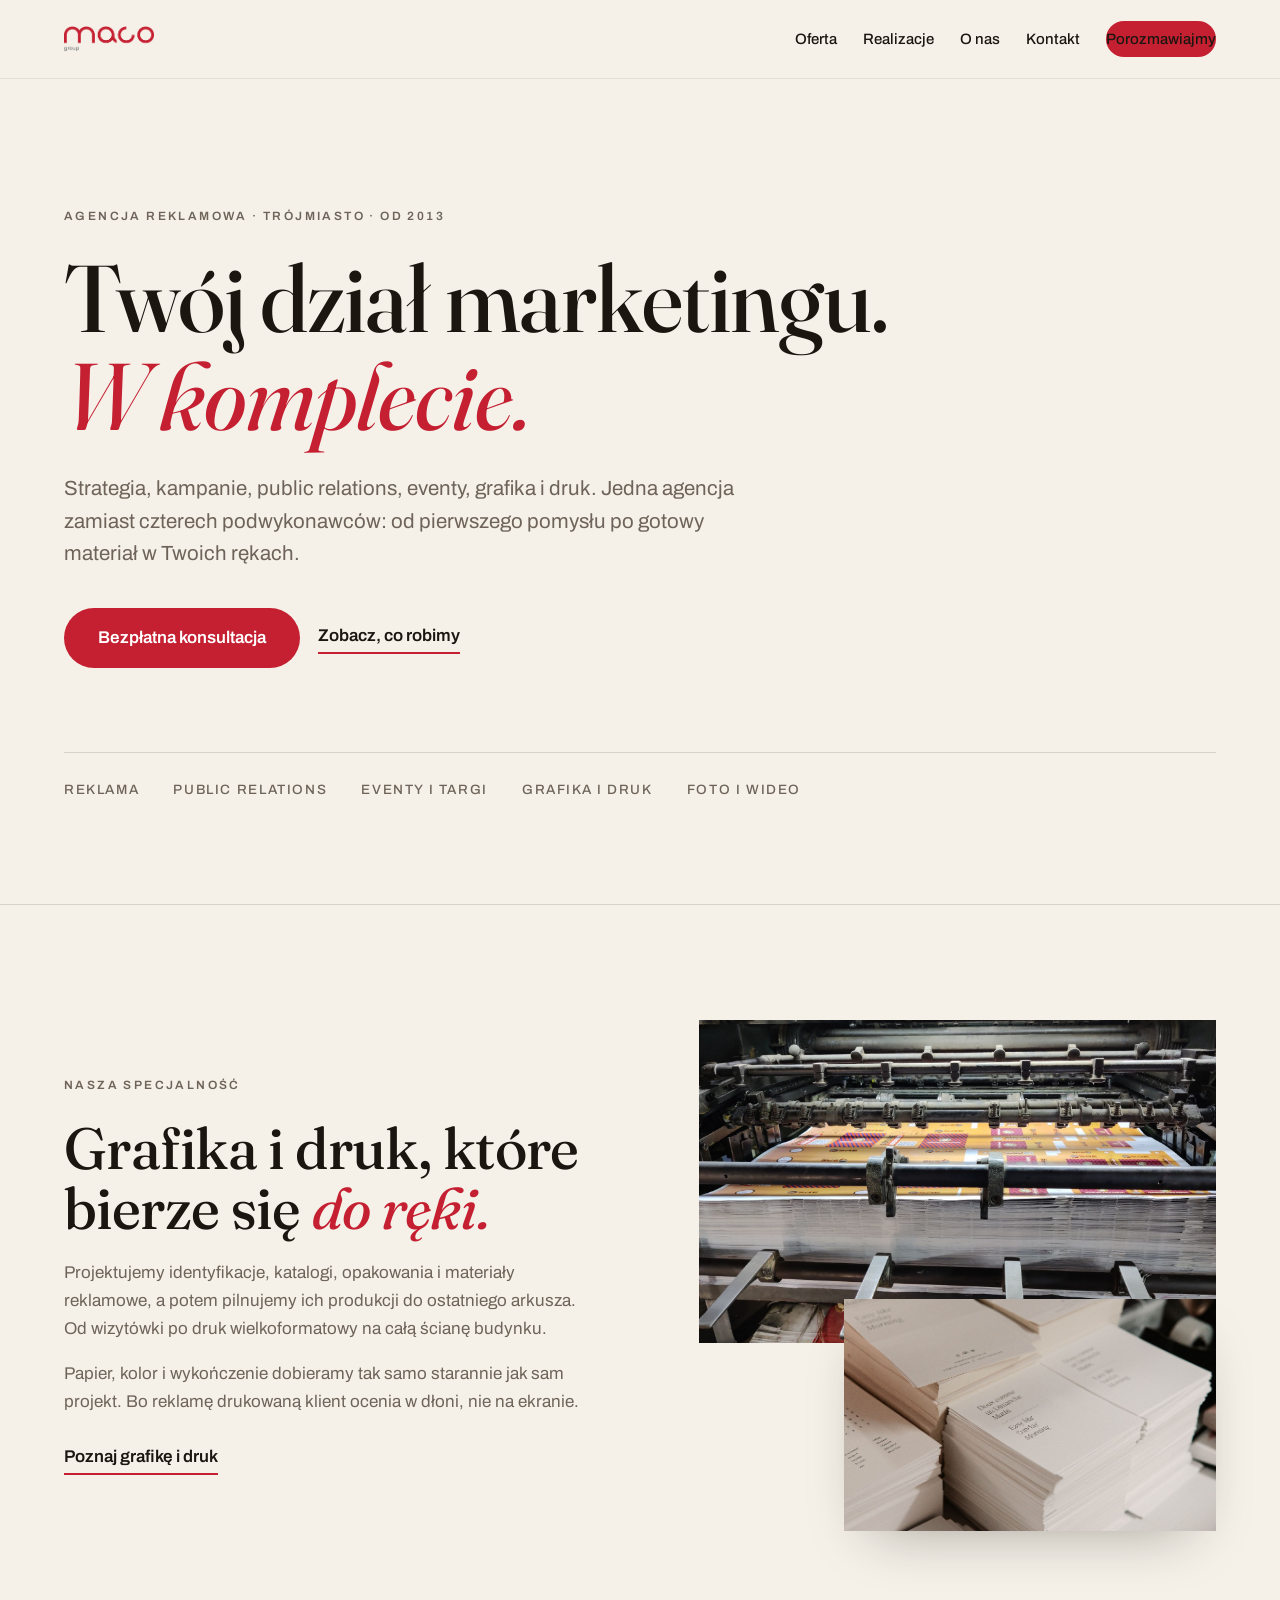
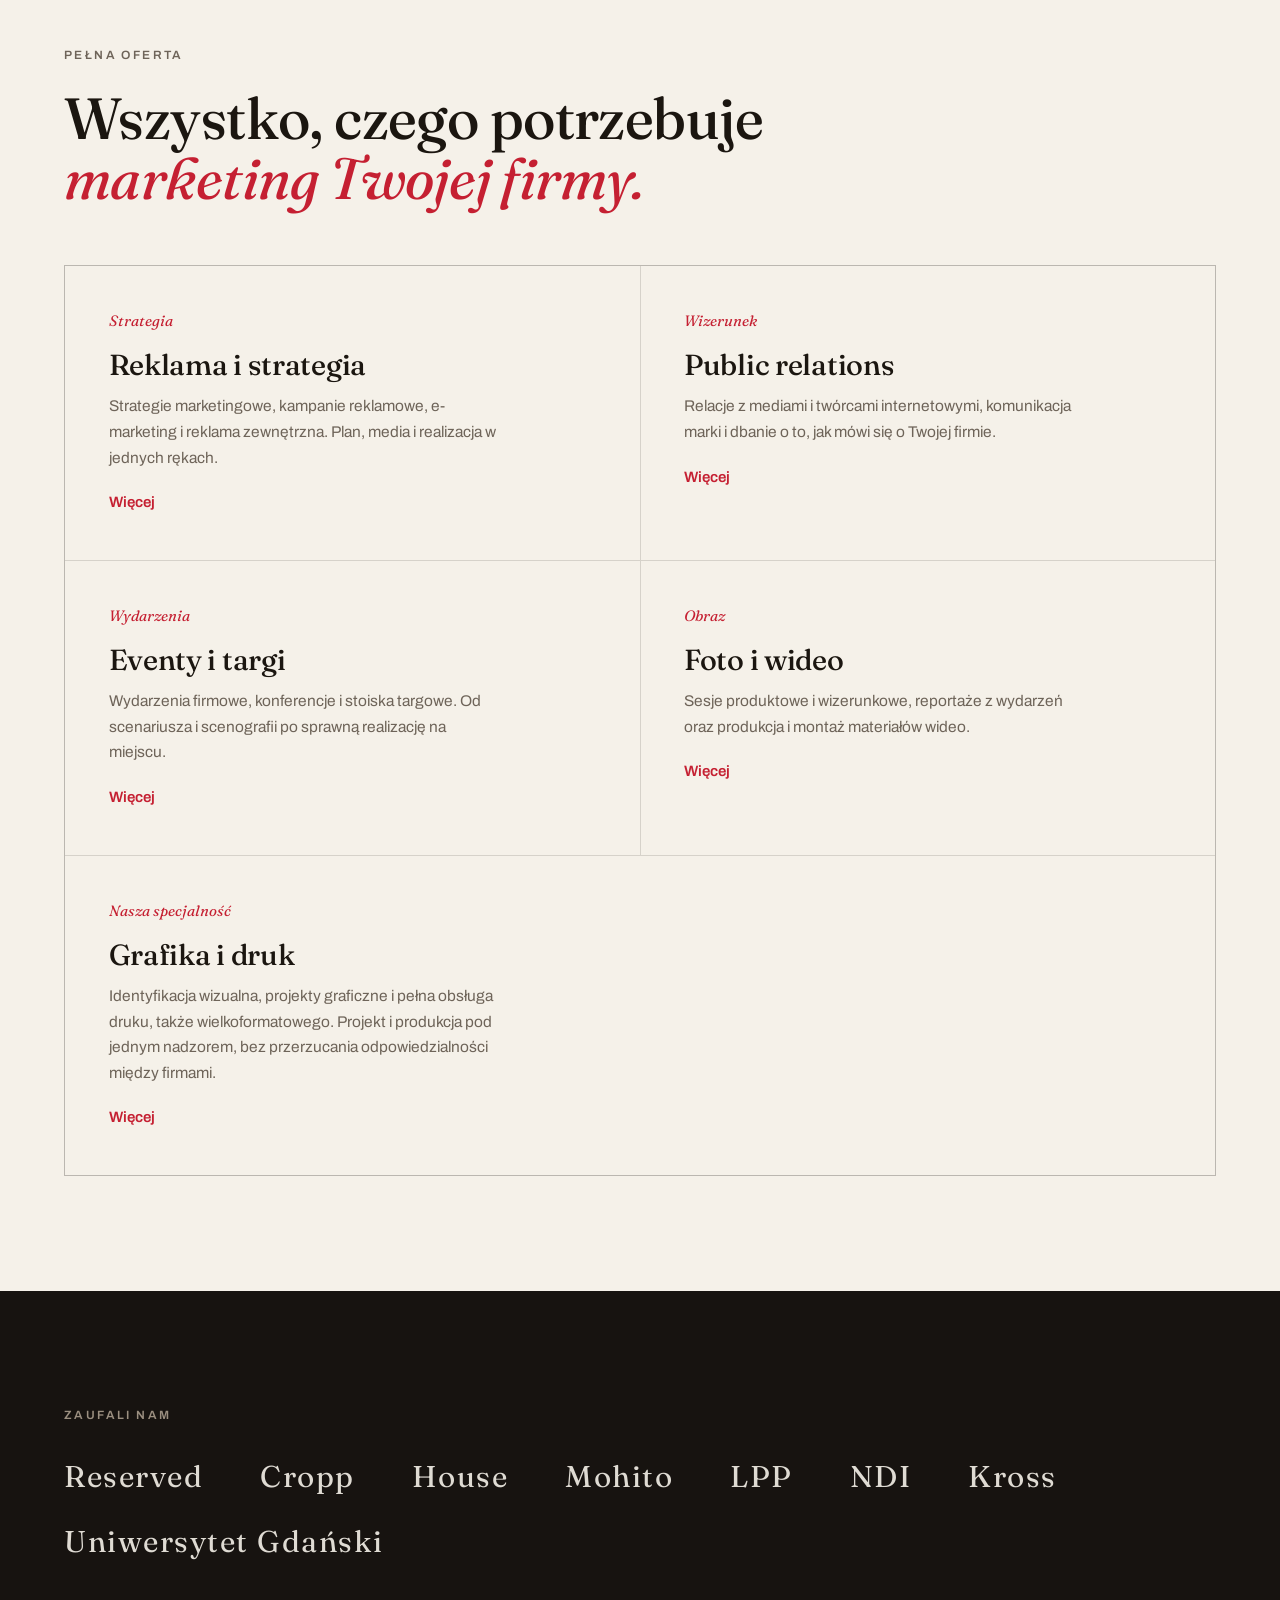
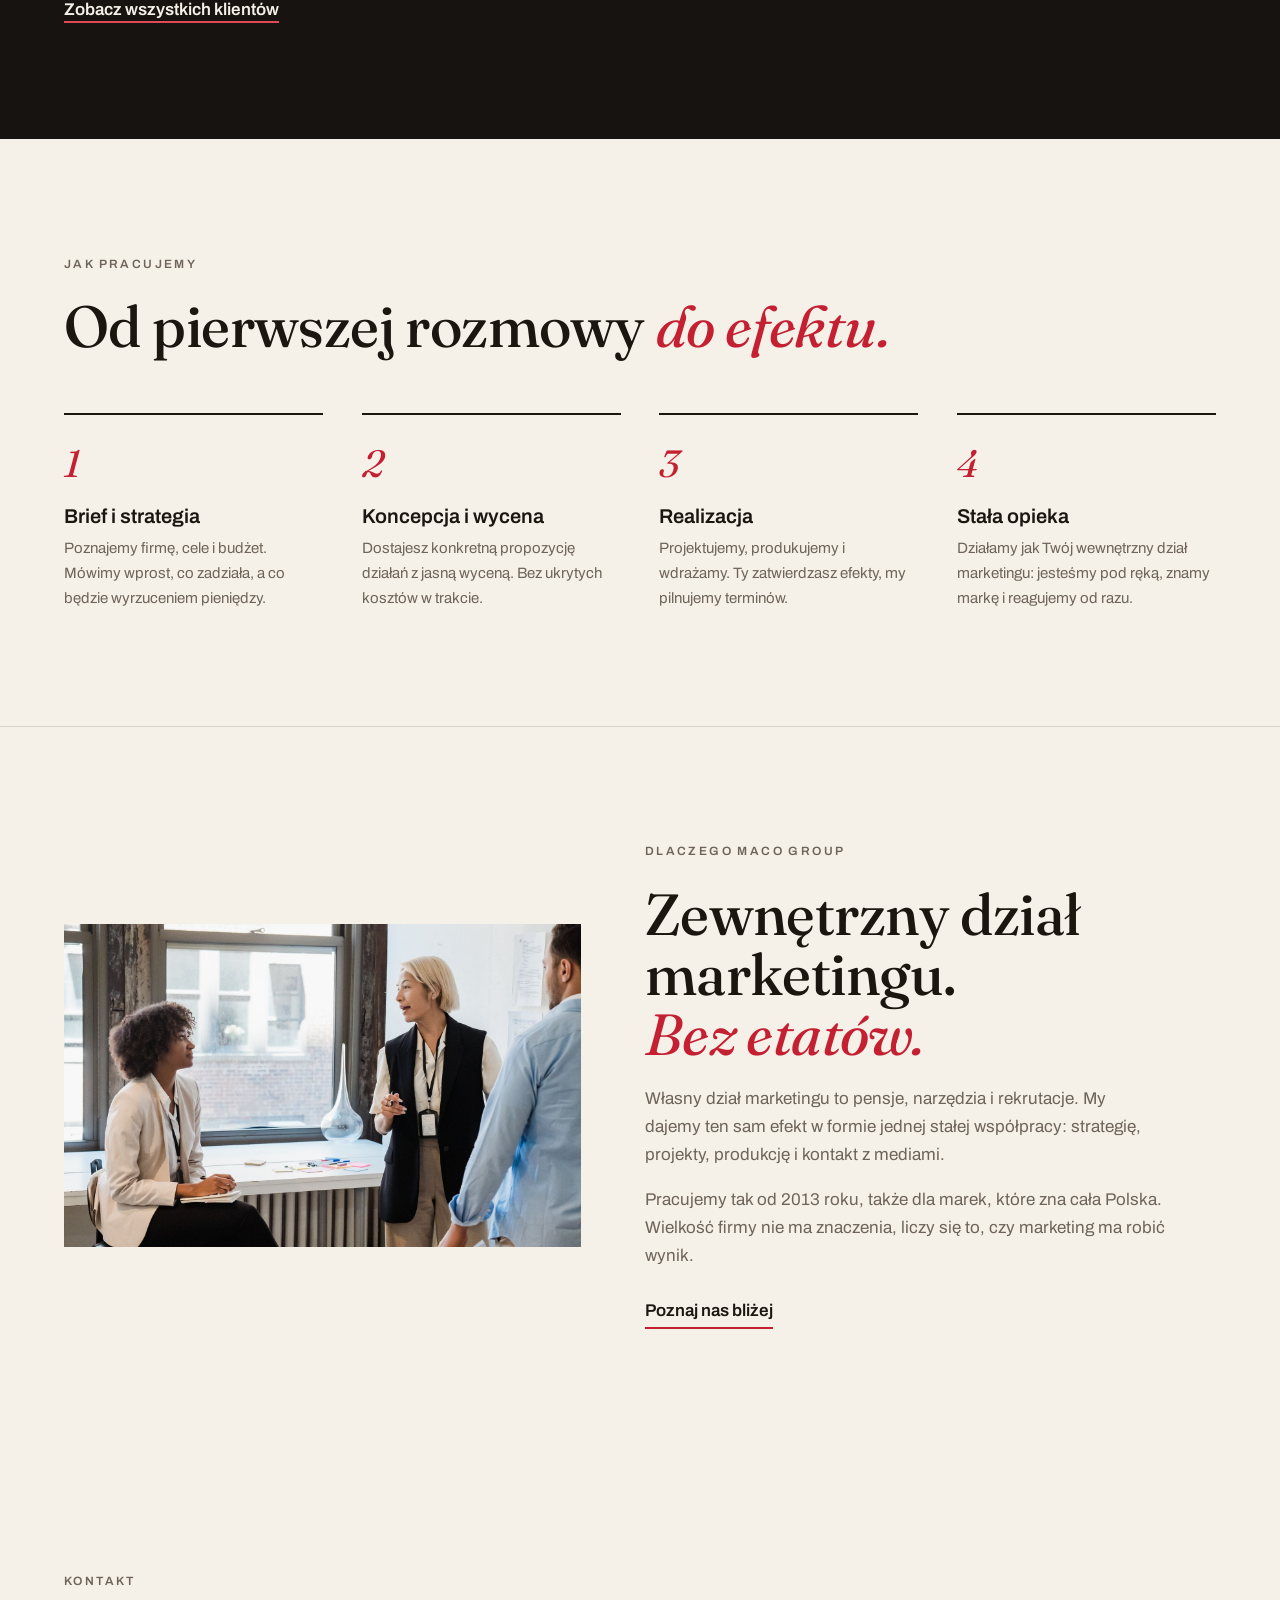
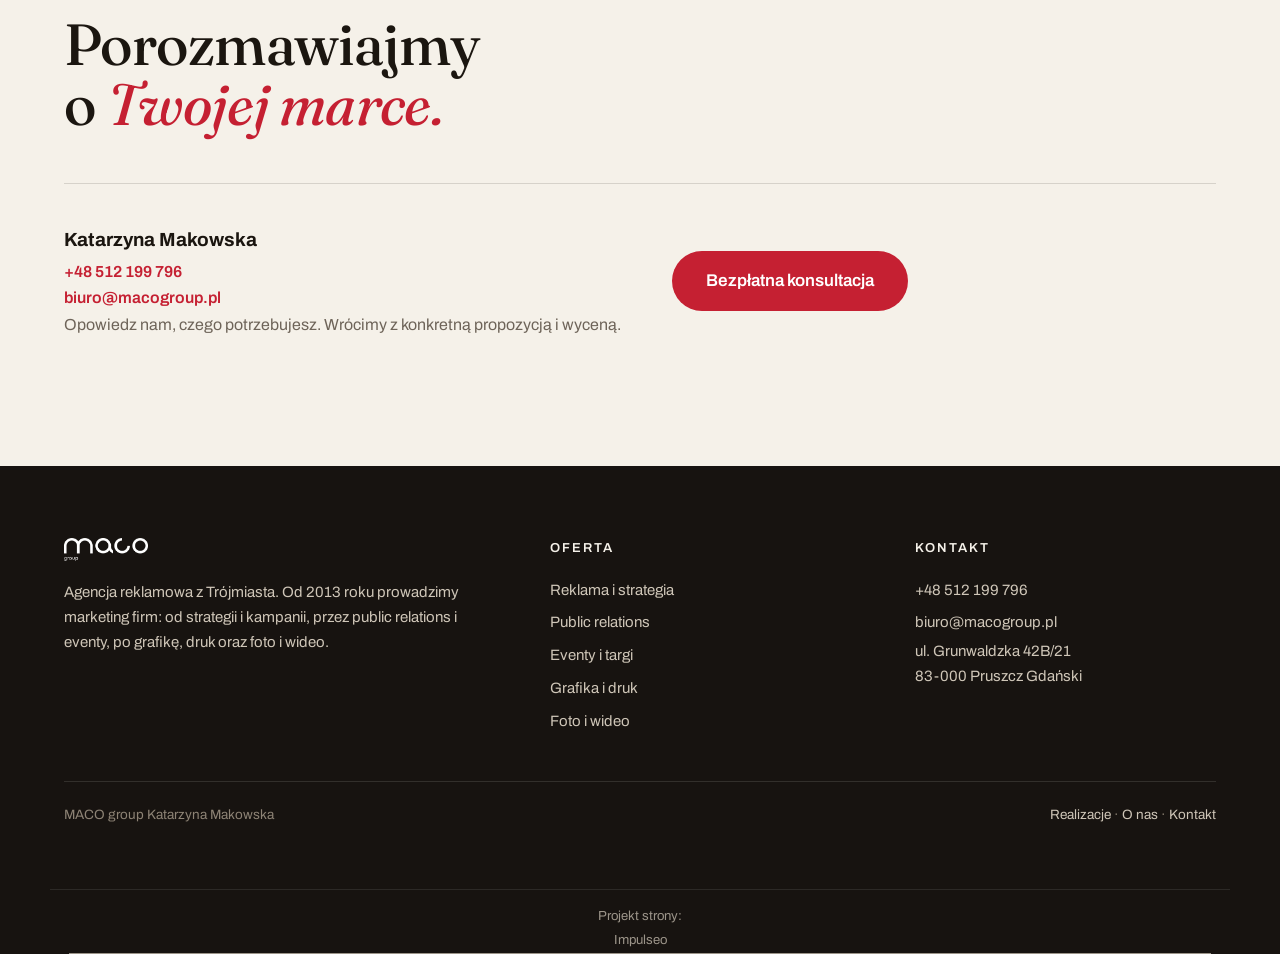
<file: index.html>
<!DOCTYPE html>
<html lang="pl">
<head>
<meta name="robots" content="noindex, nofollow">
<meta charset="utf-8">
<meta name="viewport" content="width=device-width, initial-scale=1">
<title>MACO group | Agencja reklamowa Trójmiasto | Twój dział marketingu</title>
<meta name="description" content="Agencja reklamowa z Trójmiasta, od 2013. Strategia, kampanie, public relations, eventy, grafika i druk, foto i wideo. Jedna agencja zamiast czterech podwykonawców.">
<link rel="icon" href="favicon.ico">
<link rel="preconnect" href="https://fonts.googleapis.com">
<link rel="preconnect" href="https://fonts.gstatic.com" crossorigin>
<link href="https://fonts.googleapis.com/css2?family=Archivo:wght@400;500;600;700&family=Fraunces:ital,opsz,wght@0,9..144,400..600;1,9..144,400..600&display=swap" rel="stylesheet">
<link rel="stylesheet" href="assets/style.css">
<meta name="nb-deploy" content="fa829a68d974">
</head>
<body>
<header class="nav">
  <div class="wrap">
    <a class="logo" href="index.html" aria-label="MACO group, strona główna"><img src="img/logo.png" alt="MACO group"></a>
    <button class="burger" aria-label="Menu" aria-expanded="false"><span></span><span></span><span></span></button>
    <nav><a href="oferta.html">Oferta</a><a href="realizacje.html">Realizacje</a><a href="o-nas.html">O nas</a><a href="kontakt.html">Kontakt</a><a class="btn" href="kontakt.html">Porozmawiajmy</a></nav>
  </div>
</header>
<section class="hero">
  <div class="wrap">
    <p class="eyebrow">Agencja reklamowa · Trójmiasto · od 2013</p>
    <h1>Twój dział marketingu. <em>W komplecie.</em></h1>
    <p class="lead">Strategia, kampanie, public relations, eventy, grafika i druk. Jedna agencja zamiast czterech podwykonawców: od pierwszego pomysłu po gotowy materiał w Twoich rękach.</p>
    <div class="ctas">
      <a class="btn big" href="kontakt.html">Bezpłatna konsultacja</a>
      <a class="textlink" href="oferta.html">Zobacz, co robimy</a>
    </div>
    <div class="hero-meta">
      <span>Reklama</span><span>Public relations</span><span>Eventy i targi</span><span>Grafika i druk</span><span>Foto i wideo</span>
    </div>
  </div>
</section>

<hr class="rule">

<section>
  <div class="wrap split">
    <div class="txt">
      <p class="eyebrow r">Nasza specjalność</p>
      <h2 class="r">Grafika i druk, które bierze się <em>do ręki.</em></h2>
      <p class="r">Projektujemy identyfikacje, katalogi, opakowania i materiały reklamowe, a potem pilnujemy ich produkcji do ostatniego arkusza. Od wizytówki po druk wielkoformatowy na całą ścianę budynku.</p>
      <p class="r">Papier, kolor i wykończenie dobieramy tak samo starannie jak sam projekt. Bo reklamę drukowaną klient ocenia w dłoni, nie na ekranie.</p>
      <a class="textlink r" href="grafika-i-druk.html">Poznaj grafikę i druk</a>
    </div>
    <div class="stack2 r">
      <a class="imgbox img-wide" href="grafika-i-druk.html"><img src="img/flag-druk.jpg" alt="Maszyna offsetowa w trakcie druku kolorowych arkuszy"></a>
      <a class="imgbox img-wide" href="grafika-i-druk.html"><img src="img/wydruki.jpg" loading="lazy" alt="Sterty świeżo wydrukowanych materiałów w introligatorni"></a>
    </div>
  </div>
</section>

<section style="padding-top:0">
  <div class="wrap">
    <p class="eyebrow r">Pełna oferta</p>
    <h2 class="r">Wszystko, czego potrzebuje <em>marketing Twojej firmy.</em></h2>
    <div class="services">
      <div class="service r">
        <span class="k">Strategia</span>
        <h3><a href="reklama-i-strategia.html">Reklama i strategia</a></h3>
        <p>Strategie marketingowe, kampanie reklamowe, e-marketing i reklama zewnętrzna. Plan, media i realizacja w jednych rękach.</p>
        <a class="go" href="reklama-i-strategia.html">Więcej</a>
      </div>
      <div class="service r">
        <span class="k">Wizerunek</span>
        <h3><a href="public-relations.html">Public relations</a></h3>
        <p>Relacje z mediami i twórcami internetowymi, komunikacja marki i dbanie o to, jak mówi się o Twojej firmie.</p>
        <a class="go" href="public-relations.html">Więcej</a>
      </div>
      <div class="service r">
        <span class="k">Wydarzenia</span>
        <h3><a href="eventy-i-targi.html">Eventy i targi</a></h3>
        <p>Wydarzenia firmowe, konferencje i stoiska targowe. Od scenariusza i scenografii po sprawną realizację na miejscu.</p>
        <a class="go" href="eventy-i-targi.html">Więcej</a>
      </div>
      <div class="service r">
        <span class="k">Obraz</span>
        <h3><a href="foto-i-wideo.html">Foto i wideo</a></h3>
        <p>Sesje produktowe i wizerunkowe, reportaże z wydarzeń oraz produkcja i montaż materiałów wideo.</p>
        <a class="go" href="foto-i-wideo.html">Więcej</a>
      </div>
      <div class="service wide r">
        <span class="k">Nasza specjalność</span>
        <h3><a href="grafika-i-druk.html">Grafika i druk</a></h3>
        <p>Identyfikacja wizualna, projekty graficzne i pełna obsługa druku, także wielkoformatowego. Projekt i produkcja pod jednym nadzorem, bez przerzucania odpowiedzialności między firmami.</p>
        <a class="go" href="grafika-i-druk.html">Więcej</a>
      </div>
    </div>
  </div>
</section>

<section class="dark">
  <div class="wrap">
    <p class="eyebrow r">Zaufali nam</p>
    <div class="clients-line r">
      <span>Reserved</span><span>Cropp</span><span>House</span><span>Mohito</span><span>LPP</span><span>NDI</span><span>Kross</span><span>Uniwersytet Gdański</span>
    </div>
    <a class="textlink r" href="realizacje.html">Zobacz wszystkich klientów</a>
  </div>
</section>

<section>
  <div class="wrap">
    <p class="eyebrow r">Jak pracujemy</p>
    <h2 class="r">Od pierwszej rozmowy <em>do efektu.</em></h2>
    <div class="steps">
      <div class="step r"><i>1</i><h3>Brief i strategia</h3><p>Poznajemy firmę, cele i budżet. Mówimy wprost, co zadziała, a co będzie wyrzuceniem pieniędzy.</p></div>
      <div class="step r"><i>2</i><h3>Koncepcja i wycena</h3><p>Dostajesz konkretną propozycję działań z jasną wyceną. Bez ukrytych kosztów w trakcie.</p></div>
      <div class="step r"><i>3</i><h3>Realizacja</h3><p>Projektujemy, produkujemy i wdrażamy. Ty zatwierdzasz efekty, my pilnujemy terminów.</p></div>
      <div class="step r"><i>4</i><h3>Stała opieka</h3><p>Działamy jak Twój wewnętrzny dział marketingu: jesteśmy pod ręką, znamy markę i reagujemy od razu.</p></div>
    </div>
  </div>
</section>

<hr class="rule">

<section>
  <div class="wrap split rev">
    <div class="imgbox img-wide r"><img src="img/zespol.jpg" loading="lazy" alt="Zespół podczas pracy nad projektem przy wspólnym stole"></div>
    <div class="txt">
      <p class="eyebrow r">Dlaczego MACO group</p>
      <h2 class="r">Zewnętrzny dział marketingu. <em>Bez etatów.</em></h2>
      <p class="r">Własny dział marketingu to pensje, narzędzia i rekrutacje. My dajemy ten sam efekt w formie jednej stałej współpracy: strategię, projekty, produkcję i kontakt z mediami.</p>
      <p class="r">Pracujemy tak od 2013 roku, także dla marek, które zna cała Polska. Wielkość firmy nie ma znaczenia, liczy się to, czy marketing ma robić wynik.</p>
      <a class="textlink r" href="o-nas.html">Poznaj nas bliżej</a>
    </div>
  </div>
</section>

<section class="cta-band">
  <div class="wrap">
    <p class="eyebrow r">Kontakt</p>
    <h2 class="r">Porozmawiajmy o <em>Twojej marce.</em></h2>
    <div class="cta-card r">
      <div class="cta-person">
        <b>Katarzyna Makowska</b>
        <a href="tel:+48512199796">+48 512 199 796</a><br>
        <a href="mailto:biuro@macogroup.pl">biuro@macogroup.pl</a><br>
        <span>Opowiedz nam, czego potrzebujesz. Wrócimy z konkretną propozycją i wyceną.</span>
      </div>
      <a class="btn big" href="kontakt.html">Bezpłatna konsultacja</a>
    </div>
  </div>
</section>
<footer>
  <div class="wrap">
    <div class="f-grid">
      <div>
        <img src="img/logo-biale.png" alt="MACO group">
        <p>Agencja reklamowa z Trójmiasta. Od 2013 roku prowadzimy marketing firm: od strategii i kampanii, przez public relations i eventy, po grafikę, druk oraz foto i wideo.</p>
      </div>
      <div>
        <h4>Oferta</h4>
        <a href="reklama-i-strategia.html">Reklama i strategia</a>
        <a href="public-relations.html">Public relations</a>
        <a href="eventy-i-targi.html">Eventy i targi</a>
        <a href="grafika-i-druk.html">Grafika i druk</a>
        <a href="foto-i-wideo.html">Foto i wideo</a>
      </div>
      <div>
        <h4>Kontakt</h4>
        <a href="tel:+48512199796">+48 512 199 796</a>
        <a href="mailto:biuro@macogroup.pl">biuro@macogroup.pl</a>
        <p>ul. Grunwaldzka 42B/21<br>83-000 Pruszcz Gdański</p>
      </div>
    </div>
    <div class="f-bottom">
      <span>MACO group Katarzyna Makowska</span>
      <span><a href="realizacje.html" style="display:inline">Realizacje</a> · <a href="o-nas.html" style="display:inline">O nas</a> · <a href="kontakt.html" style="display:inline">Kontakt</a></span>
    </div>
  </div>

  <p class="impulseo-credit" style="margin:1.4rem auto 0;padding:1rem 1.2rem 0;max-width:1180px;text-align:center;font-size:.82rem;line-height:1.5;opacity:.72;grid-column:1/-1;flex-basis:100%;width:100%;border-top:1px solid rgba(128,128,128,.28)">Projekt strony: <a href="https://impulseo.pl" target="_blank" rel="noopener" style="color:inherit;text-decoration:none;border-bottom:1px solid currentColor">Impulseo</a></p>
</footer>
<script src="assets/main.js"></script>
</body>
</html>
</file>
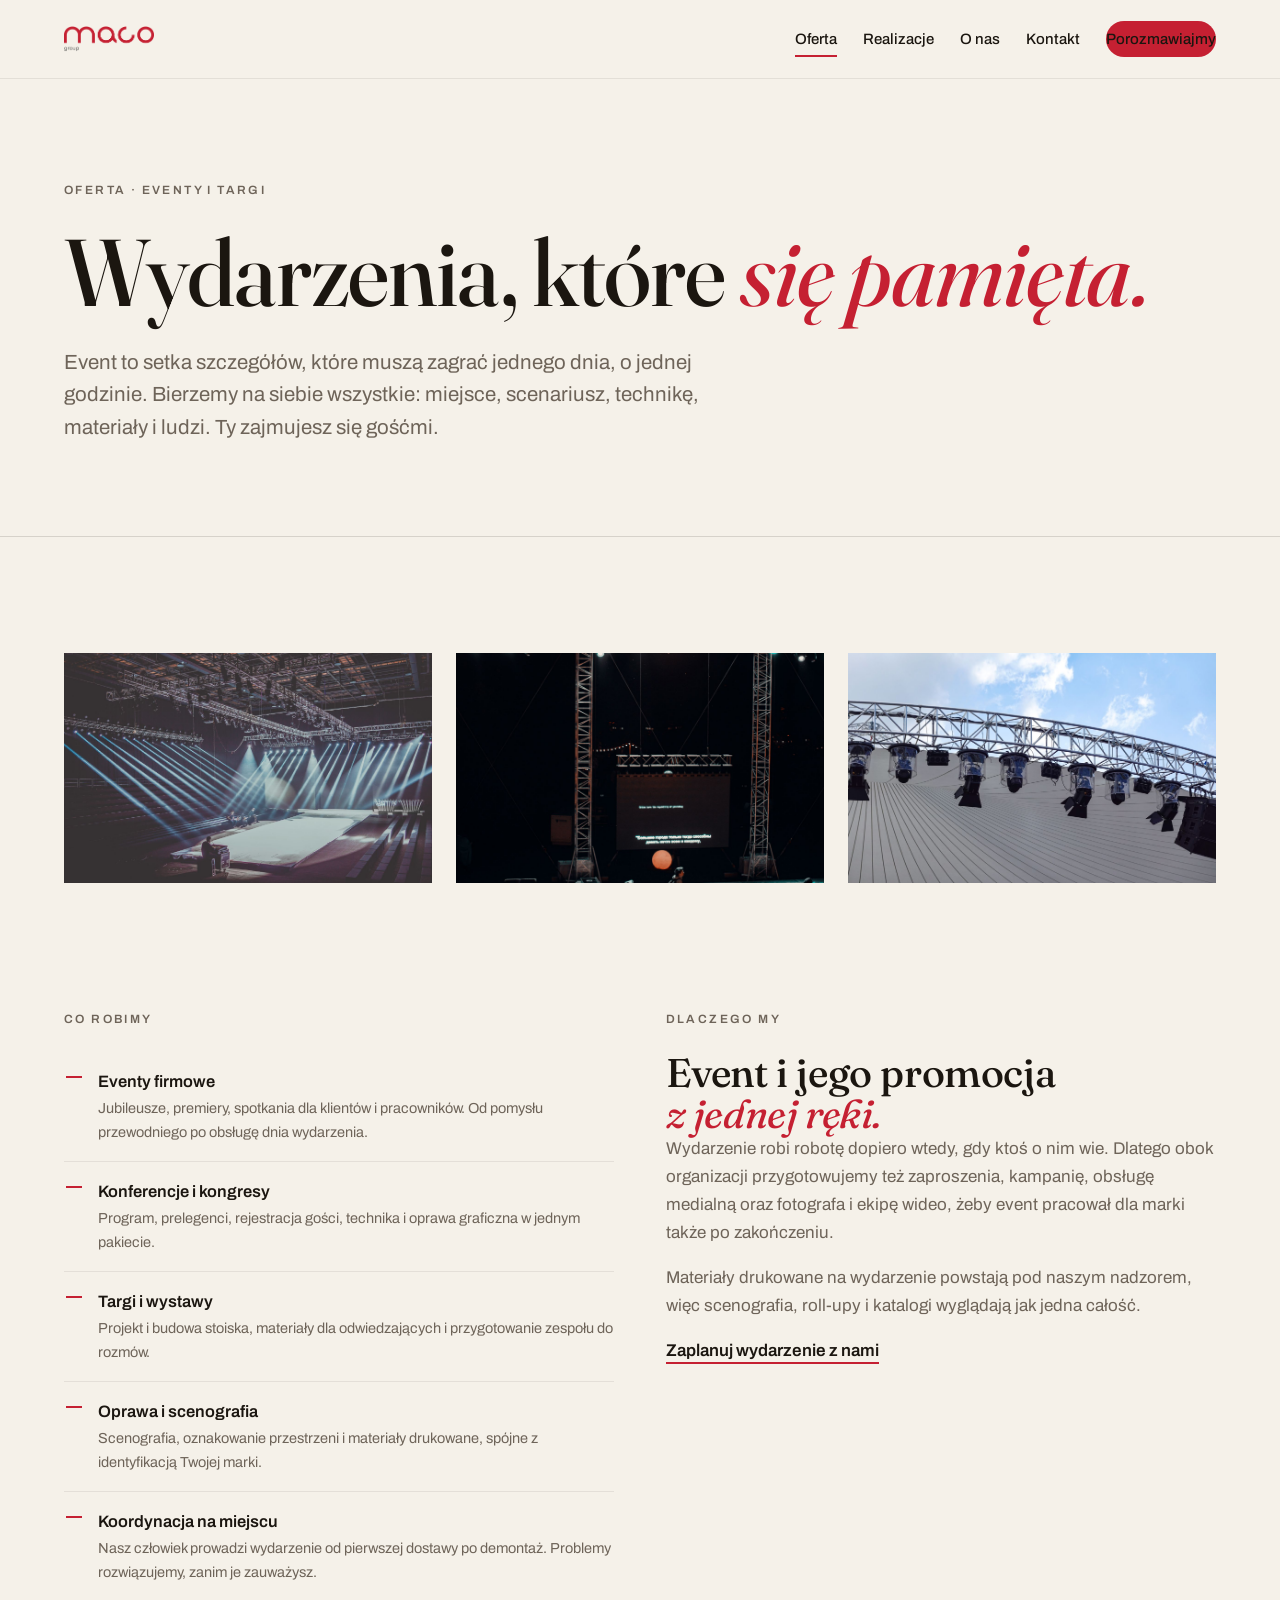
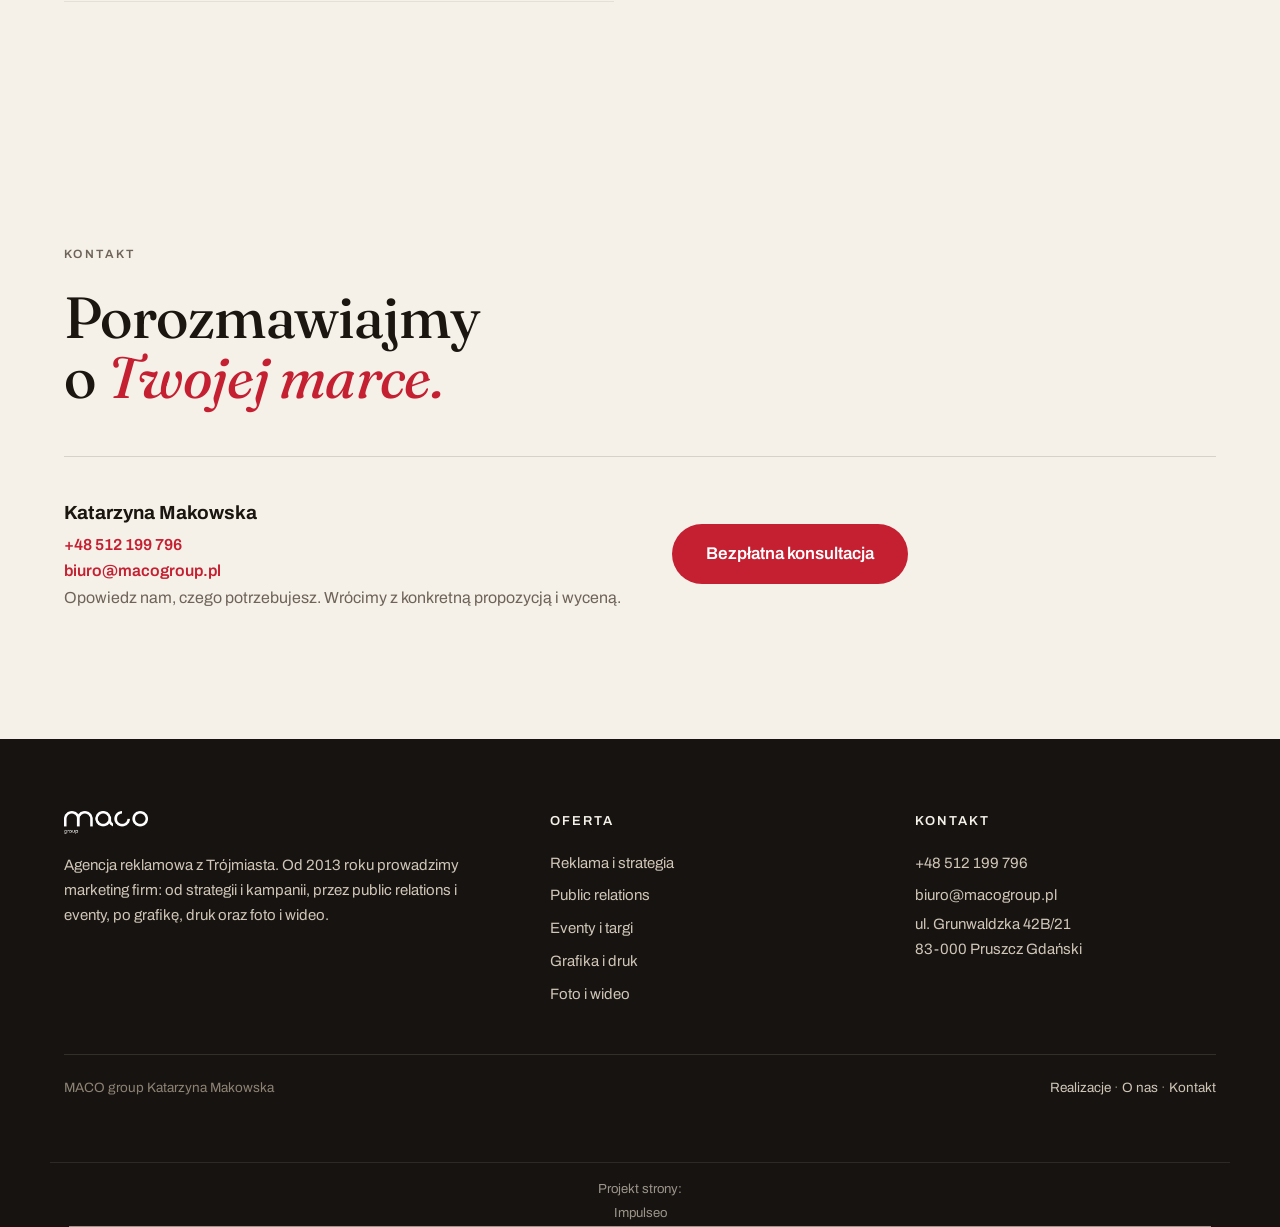
<file: eventy-i-targi.html>
<!DOCTYPE html>
<html lang="pl">
<head>
<meta name="robots" content="noindex, nofollow">
<meta charset="utf-8">
<meta name="viewport" content="width=device-width, initial-scale=1">
<title>Eventy i targi | MACO group | Organizacja wydarzeń</title>
<meta name="description" content="Organizacja eventów firmowych, konferencji i stoisk targowych. MACO group planuje i realizuje wydarzenia od scenariusza po koordynację na miejscu.">
<link rel="icon" href="favicon.ico">
<link rel="preconnect" href="https://fonts.googleapis.com">
<link rel="preconnect" href="https://fonts.gstatic.com" crossorigin>
<link href="https://fonts.googleapis.com/css2?family=Archivo:wght@400;500;600;700&family=Fraunces:ital,opsz,wght@0,9..144,400..600;1,9..144,400..600&display=swap" rel="stylesheet">
<link rel="stylesheet" href="assets/style.css">
</head>
<body>
<header class="nav">
  <div class="wrap">
    <a class="logo" href="index.html" aria-label="MACO group, strona główna"><img src="img/logo.png" alt="MACO group"></a>
    <button class="burger" aria-label="Menu" aria-expanded="false"><span></span><span></span><span></span></button>
    <nav><a href="oferta.html" aria-current="page">Oferta</a><a href="realizacje.html">Realizacje</a><a href="o-nas.html">O nas</a><a href="kontakt.html">Kontakt</a><a class="btn" href="kontakt.html">Porozmawiajmy</a></nav>
  </div>
</header>
<section class="pagehead">
  <div class="wrap">
    <p class="eyebrow r">Oferta · Eventy i targi</p>
    <h1 class="r">Wydarzenia, które <em>się pamięta.</em></h1>
    <p class="lead r">Event to setka szczegółów, które muszą zagrać jednego dnia, o jednej godzinie. Bierzemy na siebie wszystkie: miejsce, scenariusz, technikę, materiały i ludzi. Ty zajmujesz się gośćmi.</p>
  </div>
</section>
<hr class="rule">
<section>
  <div class="wrap">
    <div class="gal3">
      <div class="imgbox img-wide r"><img src="img/event-hala.jpg" alt="Hala eventowa ze snopami świateł nad sceną"></div>
      <div class="imgbox img-wide r"><img src="img/event-scena.jpg" loading="lazy" alt="Przygotowania sceny i ekranu przed wydarzeniem"></div>
      <div class="imgbox img-wide r"><img src="img/event-rig.jpg" loading="lazy" alt="Konstrukcja oświetleniowa sceny plenerowej na tle nieba"></div>
    </div>
  </div>
</section>

<section style="padding-top:0">
  <div class="wrap scope">
    <div>
      <p class="eyebrow r">Co robimy</p>
      <ul class="scope-list">
        <li class="r"><b>Eventy firmowe</b><small>Jubileusze, premiery, spotkania dla klientów i pracowników. Od pomysłu przewodniego po obsługę dnia wydarzenia.</small></li>
        <li class="r"><b>Konferencje i kongresy</b><small>Program, prelegenci, rejestracja gości, technika i oprawa graficzna w jednym pakiecie.</small></li>
        <li class="r"><b>Targi i wystawy</b><small>Projekt i budowa stoiska, materiały dla odwiedzających i przygotowanie zespołu do rozmów.</small></li>
        <li class="r"><b>Oprawa i scenografia</b><small>Scenografia, oznakowanie przestrzeni i materiały drukowane, spójne z identyfikacją Twojej marki.</small></li>
        <li class="r"><b>Koordynacja na miejscu</b><small>Nasz człowiek prowadzi wydarzenie od pierwszej dostawy po demontaż. Problemy rozwiązujemy, zanim je zauważysz.</small></li>
      </ul>
    </div>
    <div>
      <p class="eyebrow r">Dlaczego my</p>
      <h2 class="r" style="font-size:clamp(26px,3.4vw,40px)">Event i jego promocja <em>z jednej ręki.</em></h2>
      <p class="r" style="color:var(--muted)">Wydarzenie robi robotę dopiero wtedy, gdy ktoś o nim wie. Dlatego obok organizacji przygotowujemy też zaproszenia, kampanię, obsługę medialną oraz fotografa i ekipę wideo, żeby event pracował dla marki także po zakończeniu.</p>
      <p class="r" style="color:var(--muted)">Materiały drukowane na wydarzenie powstają pod naszym nadzorem, więc scenografia, roll-upy i katalogi wyglądają jak jedna całość.</p>
      <a class="textlink r" href="kontakt.html">Zaplanuj wydarzenie z nami</a>
    </div>
  </div>
</section>

<section class="cta-band">
  <div class="wrap">
    <p class="eyebrow r">Kontakt</p>
    <h2 class="r">Porozmawiajmy o <em>Twojej marce.</em></h2>
    <div class="cta-card r">
      <div class="cta-person">
        <b>Katarzyna Makowska</b>
        <a href="tel:+48512199796">+48 512 199 796</a><br>
        <a href="mailto:biuro@macogroup.pl">biuro@macogroup.pl</a><br>
        <span>Opowiedz nam, czego potrzebujesz. Wrócimy z konkretną propozycją i wyceną.</span>
      </div>
      <a class="btn big" href="kontakt.html">Bezpłatna konsultacja</a>
    </div>
  </div>
</section>
<footer>
  <div class="wrap">
    <div class="f-grid">
      <div>
        <img src="img/logo-biale.png" alt="MACO group">
        <p>Agencja reklamowa z Trójmiasta. Od 2013 roku prowadzimy marketing firm: od strategii i kampanii, przez public relations i eventy, po grafikę, druk oraz foto i wideo.</p>
      </div>
      <div>
        <h4>Oferta</h4>
        <a href="reklama-i-strategia.html">Reklama i strategia</a>
        <a href="public-relations.html">Public relations</a>
        <a href="eventy-i-targi.html">Eventy i targi</a>
        <a href="grafika-i-druk.html">Grafika i druk</a>
        <a href="foto-i-wideo.html">Foto i wideo</a>
      </div>
      <div>
        <h4>Kontakt</h4>
        <a href="tel:+48512199796">+48 512 199 796</a>
        <a href="mailto:biuro@macogroup.pl">biuro@macogroup.pl</a>
        <p>ul. Grunwaldzka 42B/21<br>83-000 Pruszcz Gdański</p>
      </div>
    </div>
    <div class="f-bottom">
      <span>MACO group Katarzyna Makowska</span>
      <span><a href="realizacje.html" style="display:inline">Realizacje</a> · <a href="o-nas.html" style="display:inline">O nas</a> · <a href="kontakt.html" style="display:inline">Kontakt</a></span>
    </div>
  </div>

  <p class="impulseo-credit" style="margin:1.4rem auto 0;padding:1rem 1.2rem 0;max-width:1180px;text-align:center;font-size:.82rem;line-height:1.5;opacity:.72;grid-column:1/-1;flex-basis:100%;width:100%;border-top:1px solid rgba(128,128,128,.28)">Projekt strony: <a href="https://impulseo.pl" target="_blank" rel="noopener" style="color:inherit;text-decoration:none;border-bottom:1px solid currentColor">Impulseo</a></p>
</footer>
<script src="assets/main.js"></script>
</body>
</html>
</file>
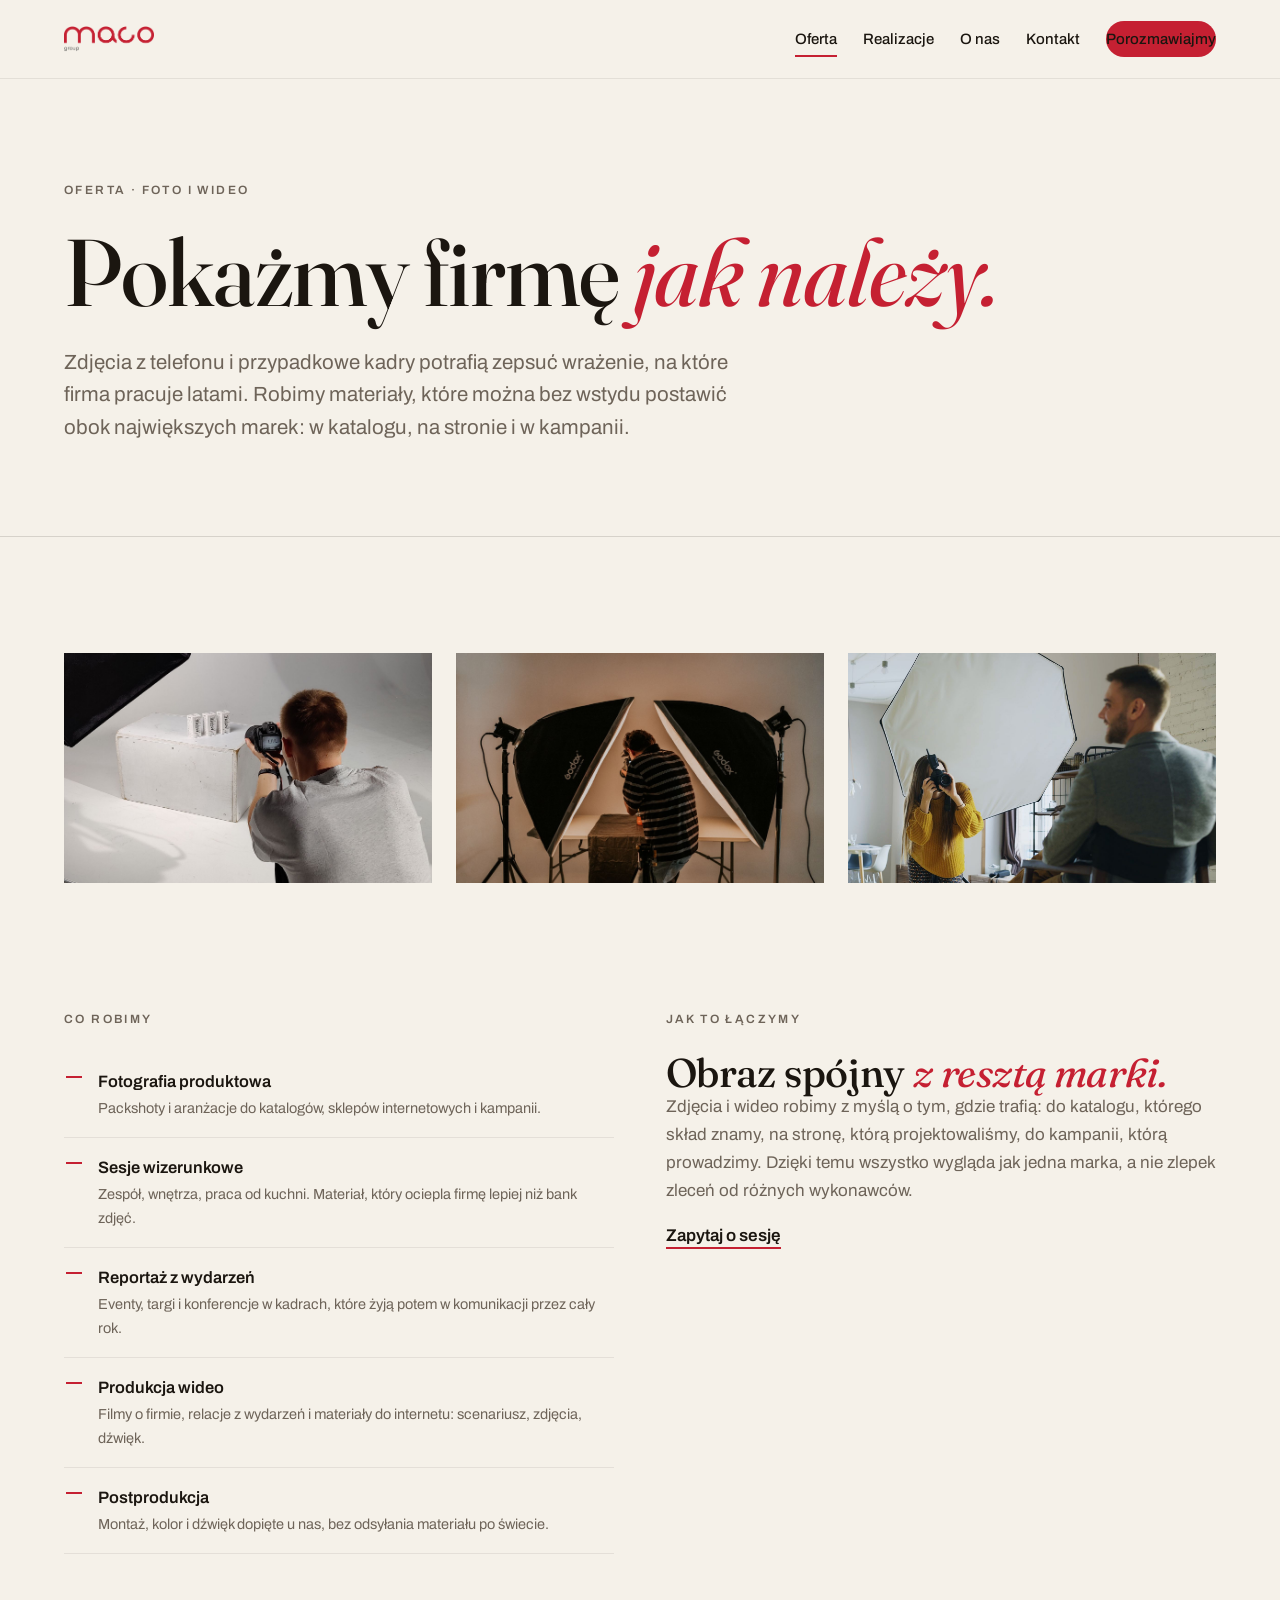
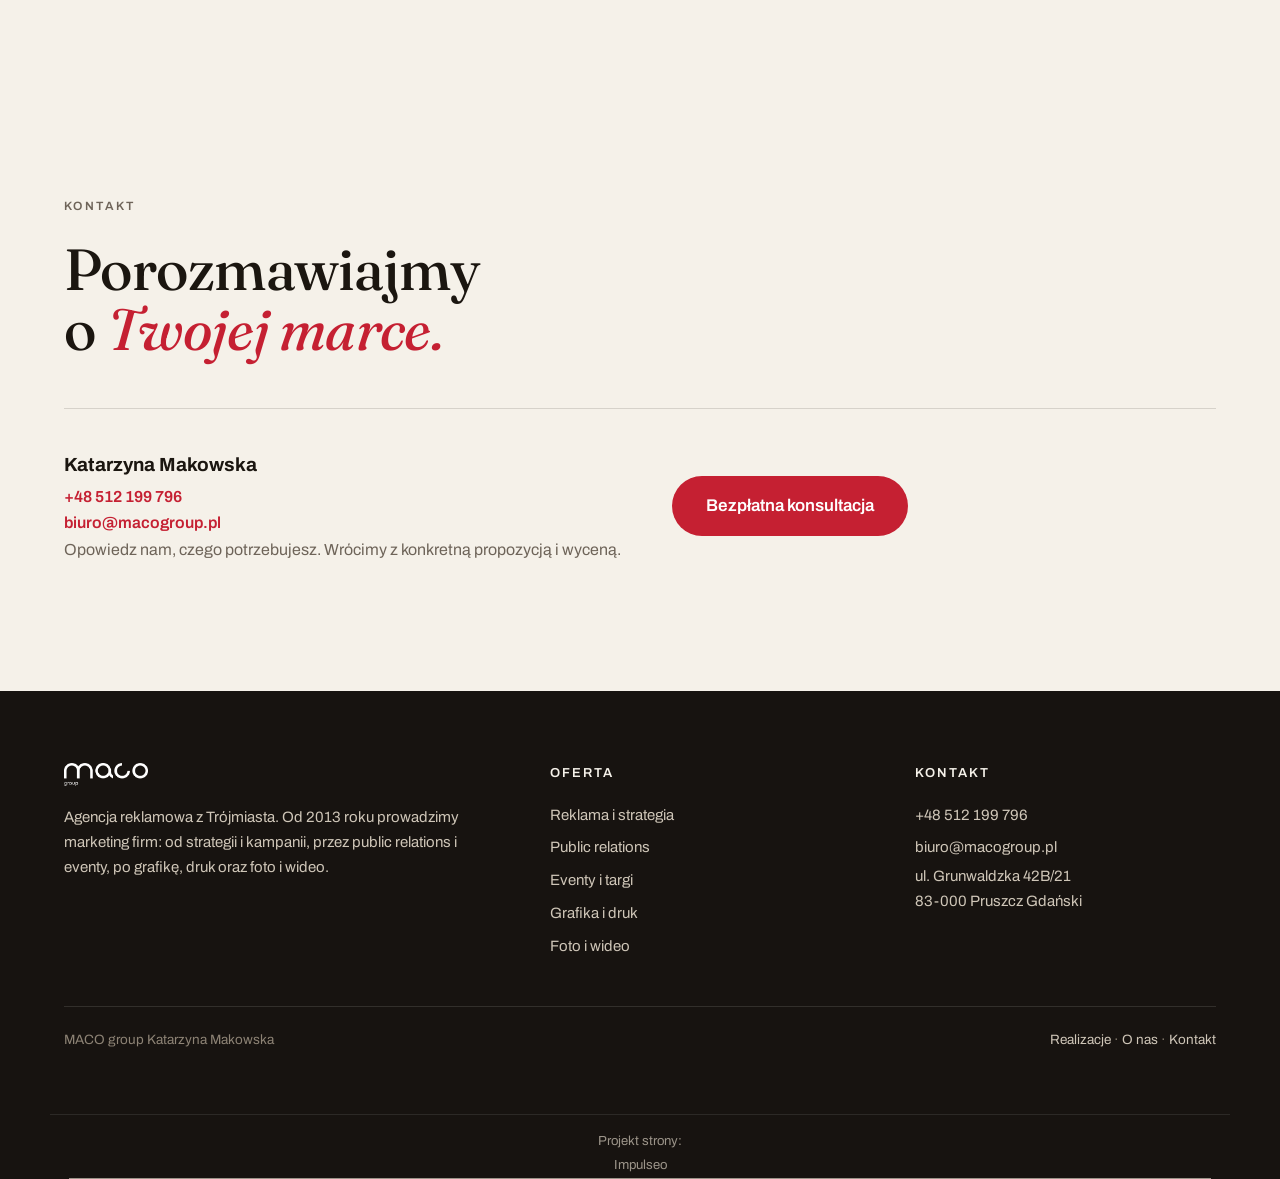
<file: foto-i-wideo.html>
<!DOCTYPE html>
<html lang="pl">
<head>
<meta name="robots" content="noindex, nofollow">
<meta charset="utf-8">
<meta name="viewport" content="width=device-width, initial-scale=1">
<title>Foto i wideo | MACO group | Sesje i produkcja filmowa</title>
<meta name="description" content="Fotografia produktowa i wizerunkowa, reportaże z wydarzeń, produkcja i postprodukcja wideo. MACO group, Trójmiasto.">
<link rel="icon" href="favicon.ico">
<link rel="preconnect" href="https://fonts.googleapis.com">
<link rel="preconnect" href="https://fonts.gstatic.com" crossorigin>
<link href="https://fonts.googleapis.com/css2?family=Archivo:wght@400;500;600;700&family=Fraunces:ital,opsz,wght@0,9..144,400..600;1,9..144,400..600&display=swap" rel="stylesheet">
<link rel="stylesheet" href="assets/style.css">
</head>
<body>
<header class="nav">
  <div class="wrap">
    <a class="logo" href="index.html" aria-label="MACO group, strona główna"><img src="img/logo.png" alt="MACO group"></a>
    <button class="burger" aria-label="Menu" aria-expanded="false"><span></span><span></span><span></span></button>
    <nav><a href="oferta.html" aria-current="page">Oferta</a><a href="realizacje.html">Realizacje</a><a href="o-nas.html">O nas</a><a href="kontakt.html">Kontakt</a><a class="btn" href="kontakt.html">Porozmawiajmy</a></nav>
  </div>
</header>
<section class="pagehead">
  <div class="wrap">
    <p class="eyebrow r">Oferta · Foto i wideo</p>
    <h1 class="r">Pokażmy firmę <em>jak należy.</em></h1>
    <p class="lead r">Zdjęcia z telefonu i przypadkowe kadry potrafią zepsuć wrażenie, na które firma pracuje latami. Robimy materiały, które można bez wstydu postawić obok największych marek: w katalogu, na stronie i w kampanii.</p>
  </div>
</section>
<hr class="rule">
<section>
  <div class="wrap">
    <div class="gal3">
      <div class="imgbox img-wide r"><img src="img/foto-studio.jpg" alt="Fotograf przy pracy w studiu z cykloramą"></div>
      <div class="imgbox img-wide r"><img src="img/foto-softbox.jpg" loading="lazy" alt="Plan zdjęciowy sesji produktowej z softboksami"></div>
      <div class="imgbox img-wide r"><img src="img/foto-sesja.jpg" loading="lazy" alt="Sesja portretowa w studiu z oświetleniem"></div>
    </div>
  </div>
</section>

<section style="padding-top:0">
  <div class="wrap scope">
    <div>
      <p class="eyebrow r">Co robimy</p>
      <ul class="scope-list">
        <li class="r"><b>Fotografia produktowa</b><small>Packshoty i aranżacje do katalogów, sklepów internetowych i kampanii.</small></li>
        <li class="r"><b>Sesje wizerunkowe</b><small>Zespół, wnętrza, praca od kuchni. Materiał, który ociepla firmę lepiej niż bank zdjęć.</small></li>
        <li class="r"><b>Reportaż z wydarzeń</b><small>Eventy, targi i konferencje w kadrach, które żyją potem w komunikacji przez cały rok.</small></li>
        <li class="r"><b>Produkcja wideo</b><small>Filmy o firmie, relacje z wydarzeń i materiały do internetu: scenariusz, zdjęcia, dźwięk.</small></li>
        <li class="r"><b>Postprodukcja</b><small>Montaż, kolor i dźwięk dopięte u nas, bez odsyłania materiału po świecie.</small></li>
      </ul>
    </div>
    <div>
      <p class="eyebrow r">Jak to łączymy</p>
      <h2 class="r" style="font-size:clamp(26px,3.4vw,40px)">Obraz spójny <em>z resztą marki.</em></h2>
      <p class="r" style="color:var(--muted)">Zdjęcia i wideo robimy z myślą o tym, gdzie trafią: do katalogu, którego skład znamy, na stronę, którą projektowaliśmy, do kampanii, którą prowadzimy. Dzięki temu wszystko wygląda jak jedna marka, a nie zlepek zleceń od różnych wykonawców.</p>
      <a class="textlink r" href="kontakt.html">Zapytaj o sesję</a>
    </div>
  </div>
</section>

<section class="cta-band">
  <div class="wrap">
    <p class="eyebrow r">Kontakt</p>
    <h2 class="r">Porozmawiajmy o <em>Twojej marce.</em></h2>
    <div class="cta-card r">
      <div class="cta-person">
        <b>Katarzyna Makowska</b>
        <a href="tel:+48512199796">+48 512 199 796</a><br>
        <a href="mailto:biuro@macogroup.pl">biuro@macogroup.pl</a><br>
        <span>Opowiedz nam, czego potrzebujesz. Wrócimy z konkretną propozycją i wyceną.</span>
      </div>
      <a class="btn big" href="kontakt.html">Bezpłatna konsultacja</a>
    </div>
  </div>
</section>
<footer>
  <div class="wrap">
    <div class="f-grid">
      <div>
        <img src="img/logo-biale.png" alt="MACO group">
        <p>Agencja reklamowa z Trójmiasta. Od 2013 roku prowadzimy marketing firm: od strategii i kampanii, przez public relations i eventy, po grafikę, druk oraz foto i wideo.</p>
      </div>
      <div>
        <h4>Oferta</h4>
        <a href="reklama-i-strategia.html">Reklama i strategia</a>
        <a href="public-relations.html">Public relations</a>
        <a href="eventy-i-targi.html">Eventy i targi</a>
        <a href="grafika-i-druk.html">Grafika i druk</a>
        <a href="foto-i-wideo.html">Foto i wideo</a>
      </div>
      <div>
        <h4>Kontakt</h4>
        <a href="tel:+48512199796">+48 512 199 796</a>
        <a href="mailto:biuro@macogroup.pl">biuro@macogroup.pl</a>
        <p>ul. Grunwaldzka 42B/21<br>83-000 Pruszcz Gdański</p>
      </div>
    </div>
    <div class="f-bottom">
      <span>MACO group Katarzyna Makowska</span>
      <span><a href="realizacje.html" style="display:inline">Realizacje</a> · <a href="o-nas.html" style="display:inline">O nas</a> · <a href="kontakt.html" style="display:inline">Kontakt</a></span>
    </div>
  </div>

  <p class="impulseo-credit" style="margin:1.4rem auto 0;padding:1rem 1.2rem 0;max-width:1180px;text-align:center;font-size:.82rem;line-height:1.5;opacity:.72;grid-column:1/-1;flex-basis:100%;width:100%;border-top:1px solid rgba(128,128,128,.28)">Projekt strony: <a href="https://impulseo.pl" target="_blank" rel="noopener" style="color:inherit;text-decoration:none;border-bottom:1px solid currentColor">Impulseo</a></p>
</footer>
<script src="assets/main.js"></script>
</body>
</html>
</file>
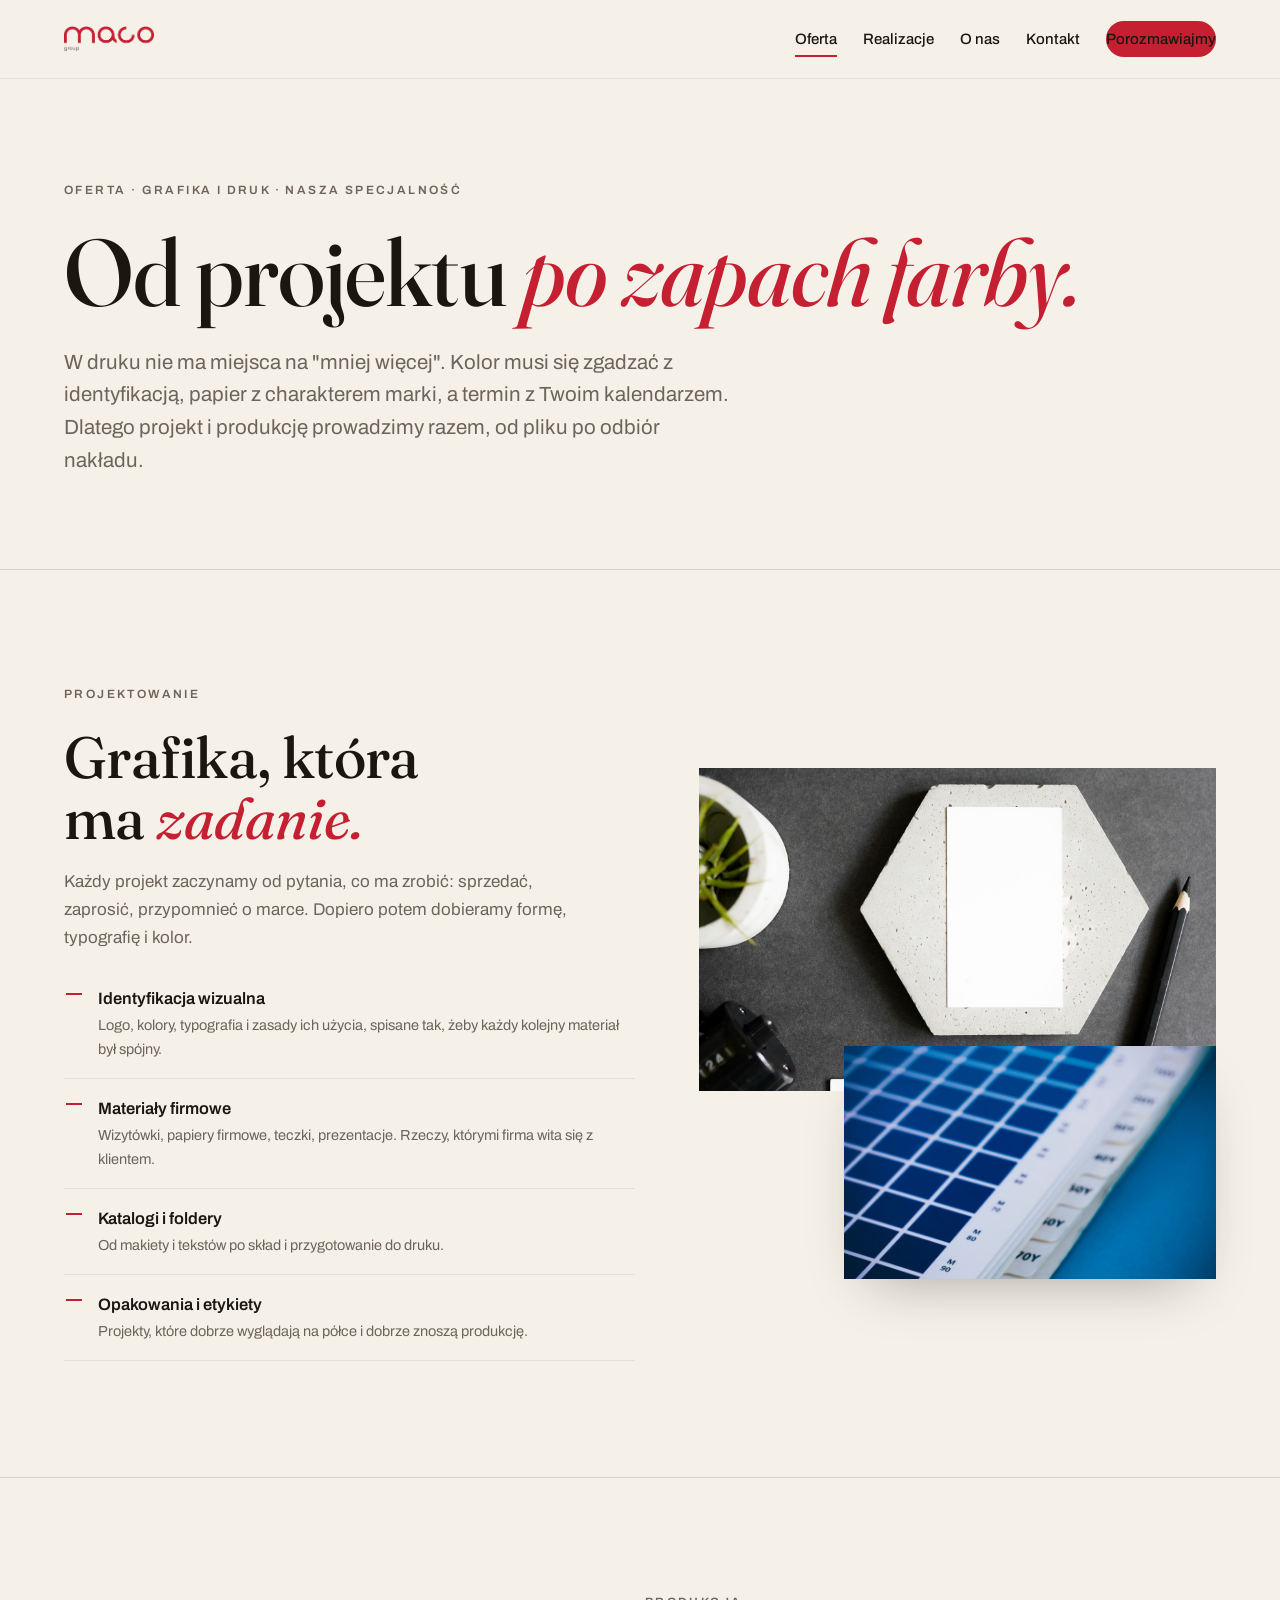
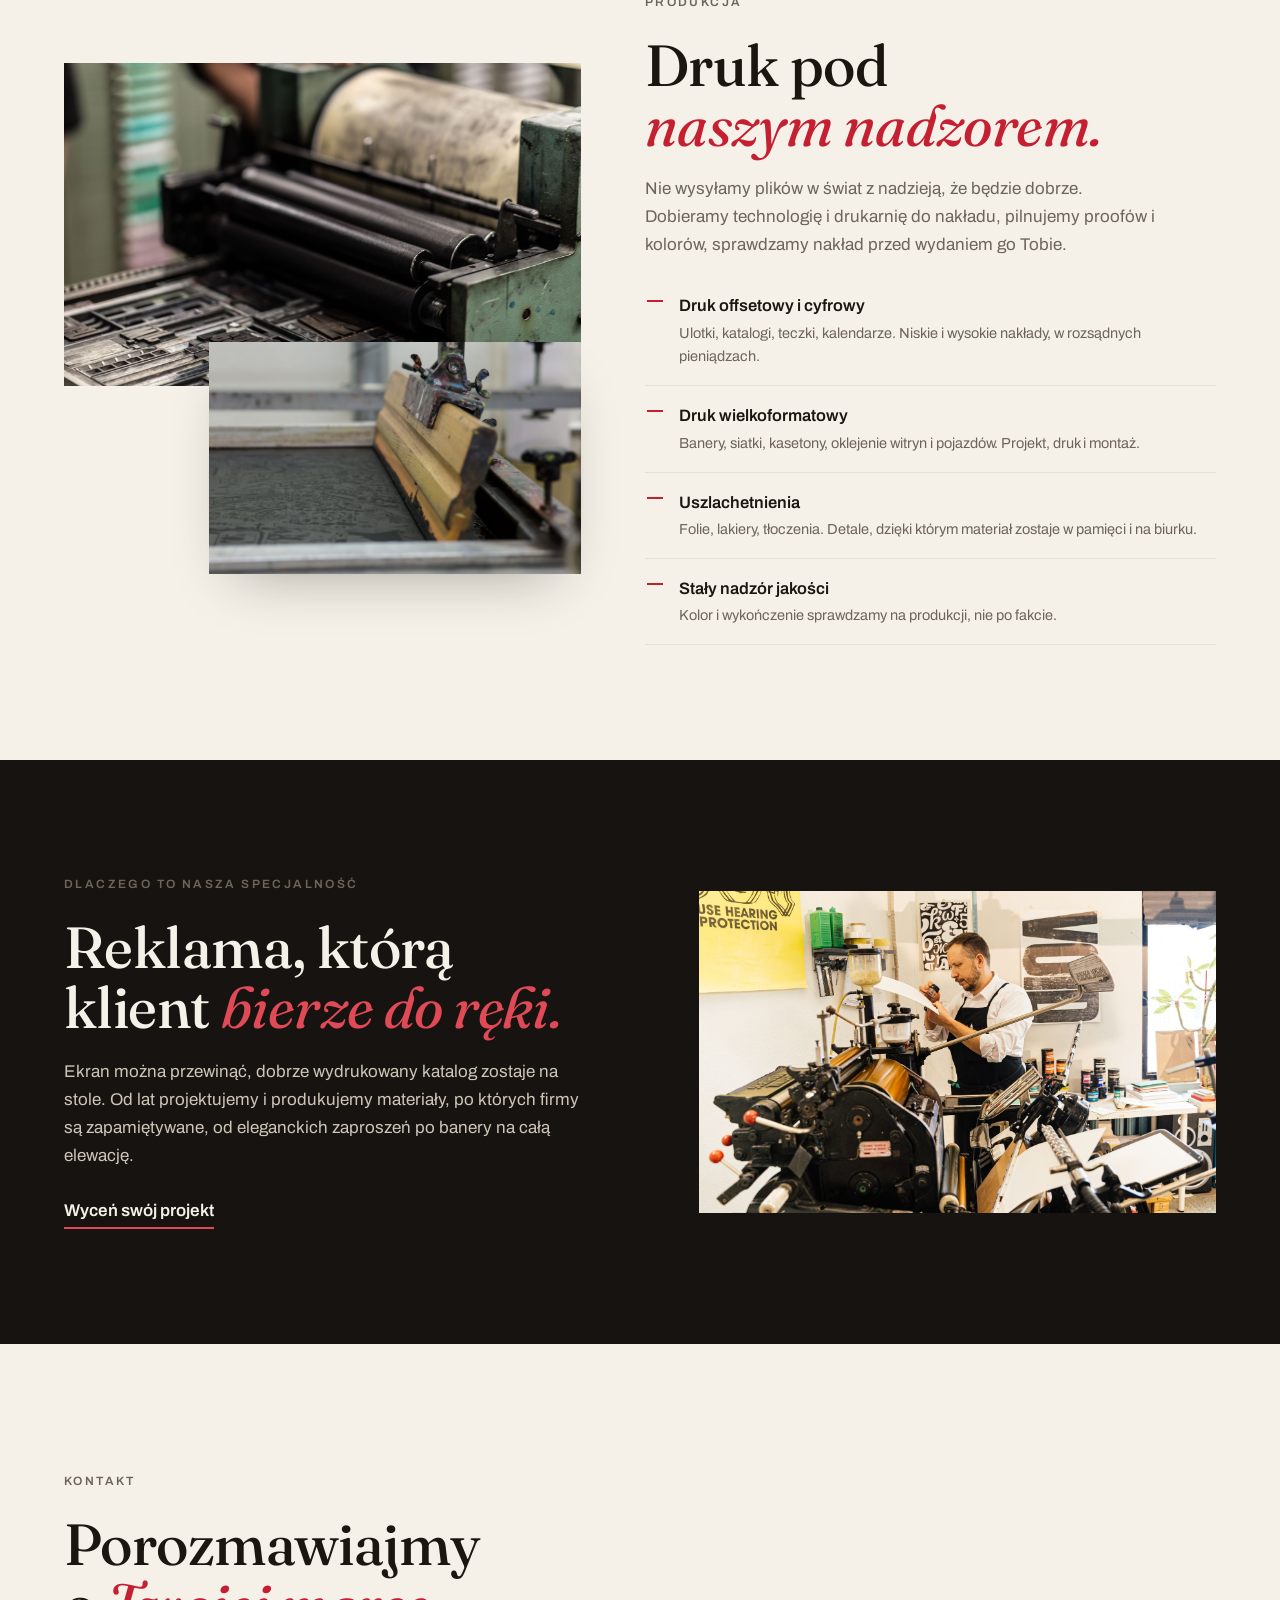
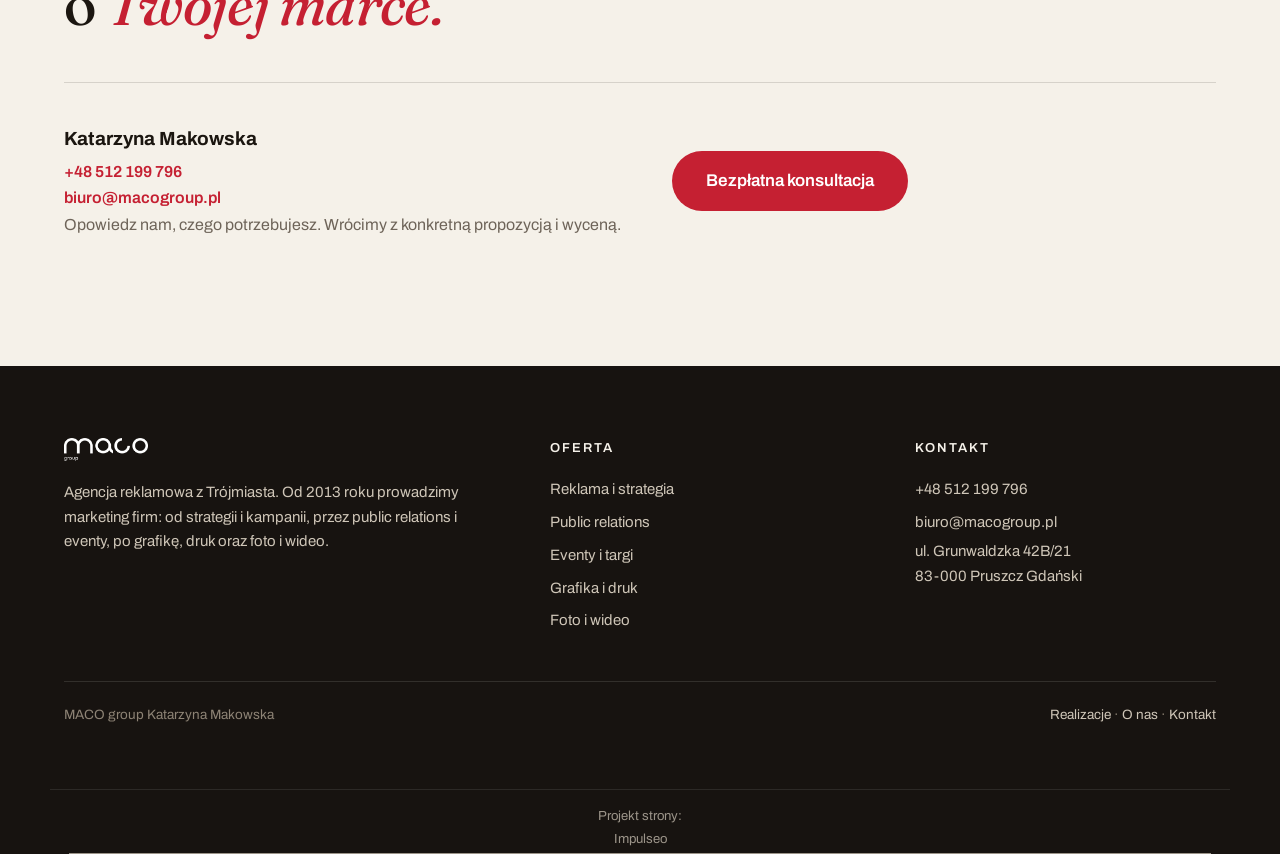
<file: grafika-i-druk.html>
<!DOCTYPE html>
<html lang="pl">
<head>
<meta name="robots" content="noindex, nofollow">
<meta charset="utf-8">
<meta name="viewport" content="width=device-width, initial-scale=1">
<title>Grafika i druk | MACO group | Projekty i druk wielkoformatowy</title>
<meta name="description" content="Projektowanie graficzne i pełna obsługa druku: identyfikacja wizualna, katalogi, opakowania, druk offsetowy, cyfrowy i wielkoformatowy. Trójmiasto i cała Polska.">
<link rel="icon" href="favicon.ico">
<link rel="preconnect" href="https://fonts.googleapis.com">
<link rel="preconnect" href="https://fonts.gstatic.com" crossorigin>
<link href="https://fonts.googleapis.com/css2?family=Archivo:wght@400;500;600;700&family=Fraunces:ital,opsz,wght@0,9..144,400..600;1,9..144,400..600&display=swap" rel="stylesheet">
<link rel="stylesheet" href="assets/style.css">
</head>
<body>
<header class="nav">
  <div class="wrap">
    <a class="logo" href="index.html" aria-label="MACO group, strona główna"><img src="img/logo.png" alt="MACO group"></a>
    <button class="burger" aria-label="Menu" aria-expanded="false"><span></span><span></span><span></span></button>
    <nav><a href="oferta.html" aria-current="page">Oferta</a><a href="realizacje.html">Realizacje</a><a href="o-nas.html">O nas</a><a href="kontakt.html">Kontakt</a><a class="btn" href="kontakt.html">Porozmawiajmy</a></nav>
  </div>
</header>
<section class="pagehead">
  <div class="wrap">
    <p class="eyebrow r">Oferta · Grafika i druk · nasza specjalność</p>
    <h1 class="r">Od projektu <em>po zapach farby.</em></h1>
    <p class="lead r">W druku nie ma miejsca na "mniej więcej". Kolor musi się zgadzać z identyfikacją, papier z charakterem marki, a termin z Twoim kalendarzem. Dlatego projekt i produkcję prowadzimy razem, od pliku po odbiór nakładu.</p>
  </div>
</section>
<hr class="rule">
<section>
  <div class="wrap split">
    <div class="txt">
      <p class="eyebrow r">Projektowanie</p>
      <h2 class="r">Grafika, która ma <em>zadanie.</em></h2>
      <p class="r">Każdy projekt zaczynamy od pytania, co ma zrobić: sprzedać, zaprosić, przypomnieć o marce. Dopiero potem dobieramy formę, typografię i kolor.</p>
      <ul class="scope-list r">
        <li><b>Identyfikacja wizualna</b><small>Logo, kolory, typografia i zasady ich użycia, spisane tak, żeby każdy kolejny materiał był spójny.</small></li>
        <li><b>Materiały firmowe</b><small>Wizytówki, papiery firmowe, teczki, prezentacje. Rzeczy, którymi firma wita się z klientem.</small></li>
        <li><b>Katalogi i foldery</b><small>Od makiety i tekstów po skład i przygotowanie do druku.</small></li>
        <li><b>Opakowania i etykiety</b><small>Projekty, które dobrze wyglądają na półce i dobrze znoszą produkcję.</small></li>
      </ul>
    </div>
    <div class="stack2 r">
      <div class="imgbox img-wide"><img src="img/identyfikacja.jpg" alt="Materiały firmowe i wizytówki na ciemnym biurku"></div>
      <div class="imgbox img-wide"><img src="img/wzornik.jpg" loading="lazy" alt="Wzornik kolorów używany przy przygotowaniu druku"></div>
    </div>
  </div>
</section>

<hr class="rule">

<section>
  <div class="wrap split rev">
    <div class="stack2 r">
      <div class="imgbox img-wide"><img src="img/druk-detal.jpg" loading="lazy" alt="Walce maszyny drukarskiej z bliska"></div>
      <div class="imgbox img-wide"><img src="img/sitodruk.jpg" loading="lazy" alt="Rakla i sito podczas druku sitowego"></div>
    </div>
    <div class="txt">
      <p class="eyebrow r">Produkcja</p>
      <h2 class="r">Druk pod <em>naszym nadzorem.</em></h2>
      <p class="r">Nie wysyłamy plików w świat z nadzieją, że będzie dobrze. Dobieramy technologię i drukarnię do nakładu, pilnujemy proofów i kolorów, sprawdzamy nakład przed wydaniem go Tobie.</p>
      <ul class="scope-list r">
        <li><b>Druk offsetowy i cyfrowy</b><small>Ulotki, katalogi, teczki, kalendarze. Niskie i wysokie nakłady, w rozsądnych pieniądzach.</small></li>
        <li><b>Druk wielkoformatowy</b><small>Banery, siatki, kasetony, oklejenie witryn i pojazdów. Projekt, druk i montaż.</small></li>
        <li><b>Uszlachetnienia</b><small>Folie, lakiery, tłoczenia. Detale, dzięki którym materiał zostaje w pamięci i na biurku.</small></li>
        <li><b>Stały nadzór jakości</b><small>Kolor i wykończenie sprawdzamy na produkcji, nie po fakcie.</small></li>
      </ul>
    </div>
  </div>
</section>

<section class="dark">
  <div class="wrap split">
    <div class="txt">
      <p class="eyebrow r">Dlaczego to nasza specjalność</p>
      <h2 class="r">Reklama, którą klient <em>bierze do ręki.</em></h2>
      <p class="r" style="color:#CFC6B8">Ekran można przewinąć, dobrze wydrukowany katalog zostaje na stole. Od lat projektujemy i produkujemy materiały, po których firmy są zapamiętywane, od eleganckich zaproszeń po banery na całą elewację.</p>
      <a class="textlink r" href="kontakt.html">Wyceń swój projekt</a>
    </div>
    <div class="imgbox img-wide r"><img src="img/rzemioslo.jpg" loading="lazy" alt="Drukarz w fartuchu przy pracy nad nakładem"></div>
  </div>
</section>

<section class="cta-band">
  <div class="wrap">
    <p class="eyebrow r">Kontakt</p>
    <h2 class="r">Porozmawiajmy o <em>Twojej marce.</em></h2>
    <div class="cta-card r">
      <div class="cta-person">
        <b>Katarzyna Makowska</b>
        <a href="tel:+48512199796">+48 512 199 796</a><br>
        <a href="mailto:biuro@macogroup.pl">biuro@macogroup.pl</a><br>
        <span>Opowiedz nam, czego potrzebujesz. Wrócimy z konkretną propozycją i wyceną.</span>
      </div>
      <a class="btn big" href="kontakt.html">Bezpłatna konsultacja</a>
    </div>
  </div>
</section>
<footer>
  <div class="wrap">
    <div class="f-grid">
      <div>
        <img src="img/logo-biale.png" alt="MACO group">
        <p>Agencja reklamowa z Trójmiasta. Od 2013 roku prowadzimy marketing firm: od strategii i kampanii, przez public relations i eventy, po grafikę, druk oraz foto i wideo.</p>
      </div>
      <div>
        <h4>Oferta</h4>
        <a href="reklama-i-strategia.html">Reklama i strategia</a>
        <a href="public-relations.html">Public relations</a>
        <a href="eventy-i-targi.html">Eventy i targi</a>
        <a href="grafika-i-druk.html">Grafika i druk</a>
        <a href="foto-i-wideo.html">Foto i wideo</a>
      </div>
      <div>
        <h4>Kontakt</h4>
        <a href="tel:+48512199796">+48 512 199 796</a>
        <a href="mailto:biuro@macogroup.pl">biuro@macogroup.pl</a>
        <p>ul. Grunwaldzka 42B/21<br>83-000 Pruszcz Gdański</p>
      </div>
    </div>
    <div class="f-bottom">
      <span>MACO group Katarzyna Makowska</span>
      <span><a href="realizacje.html" style="display:inline">Realizacje</a> · <a href="o-nas.html" style="display:inline">O nas</a> · <a href="kontakt.html" style="display:inline">Kontakt</a></span>
    </div>
  </div>

  <p class="impulseo-credit" style="margin:1.4rem auto 0;padding:1rem 1.2rem 0;max-width:1180px;text-align:center;font-size:.82rem;line-height:1.5;opacity:.72;grid-column:1/-1;flex-basis:100%;width:100%;border-top:1px solid rgba(128,128,128,.28)">Projekt strony: <a href="https://impulseo.pl" target="_blank" rel="noopener" style="color:inherit;text-decoration:none;border-bottom:1px solid currentColor">Impulseo</a></p>
</footer>
<script src="assets/main.js"></script>
</body>
</html>
</file>
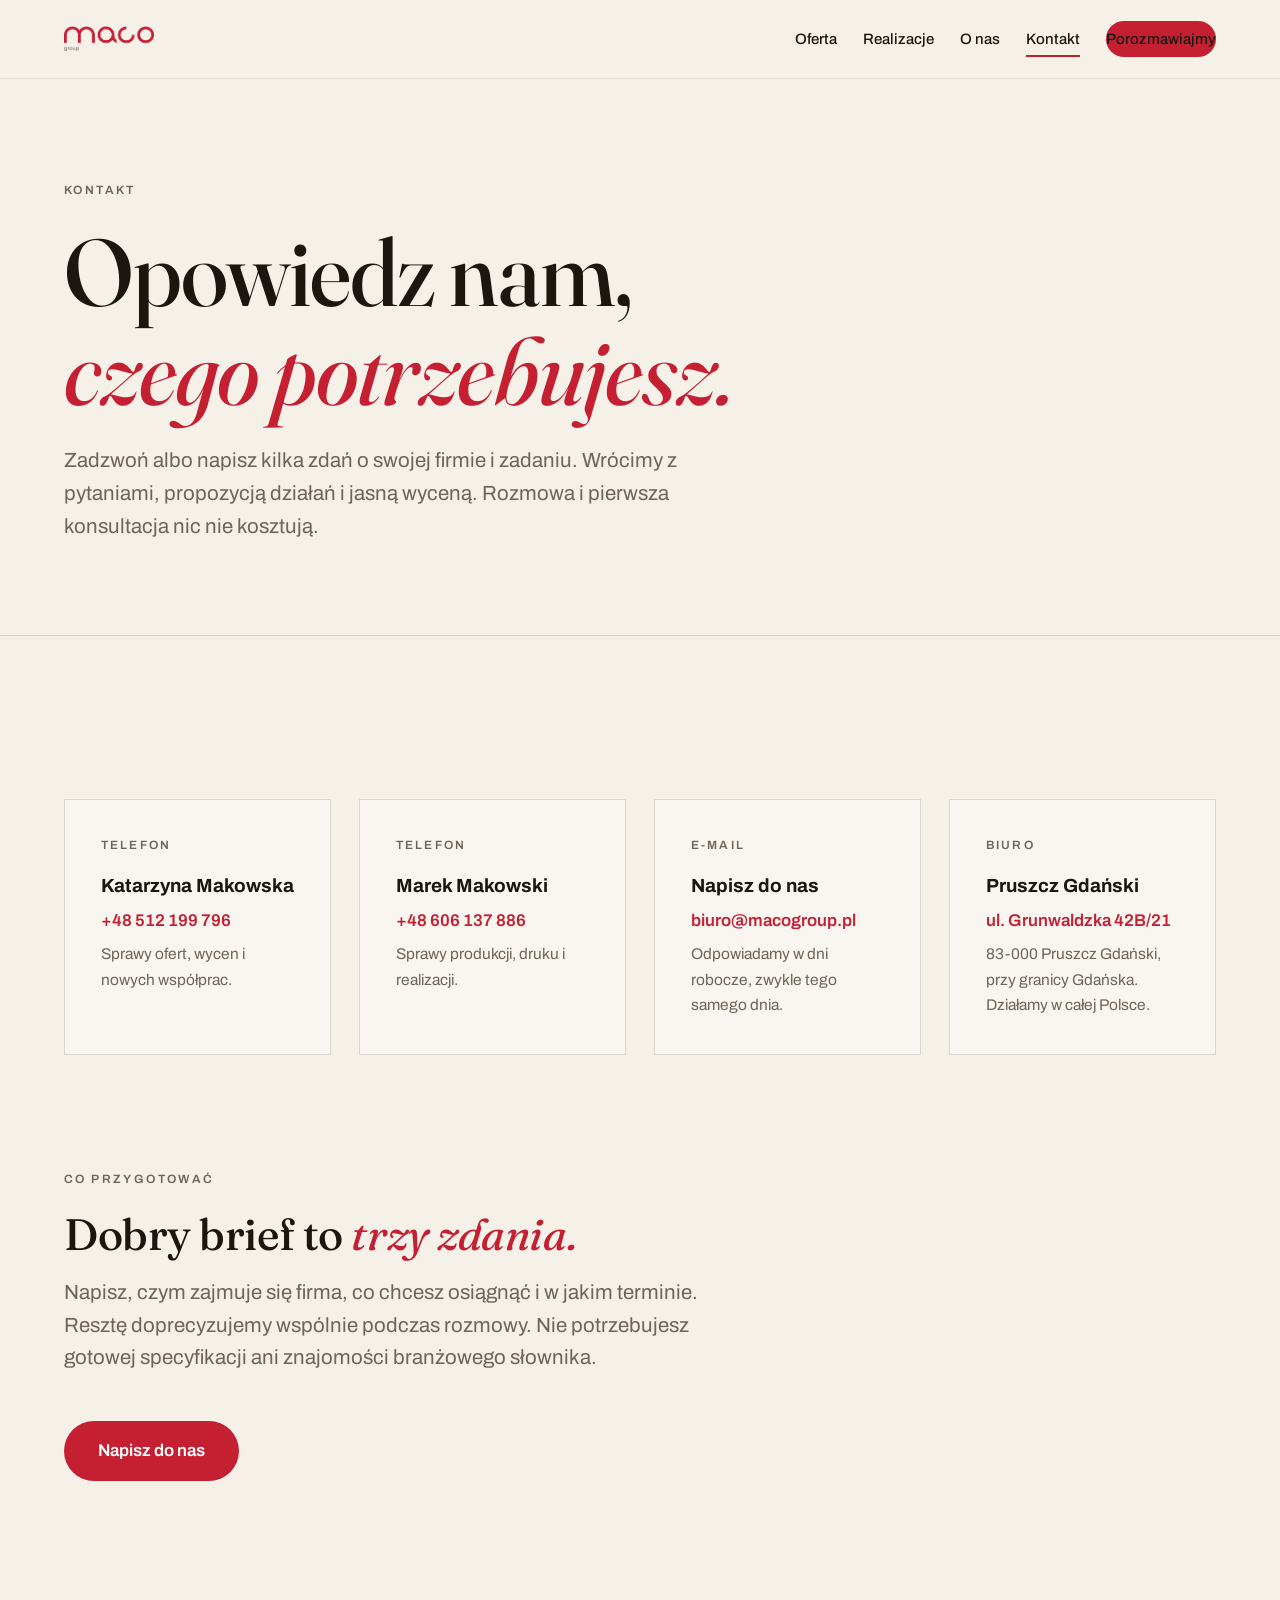
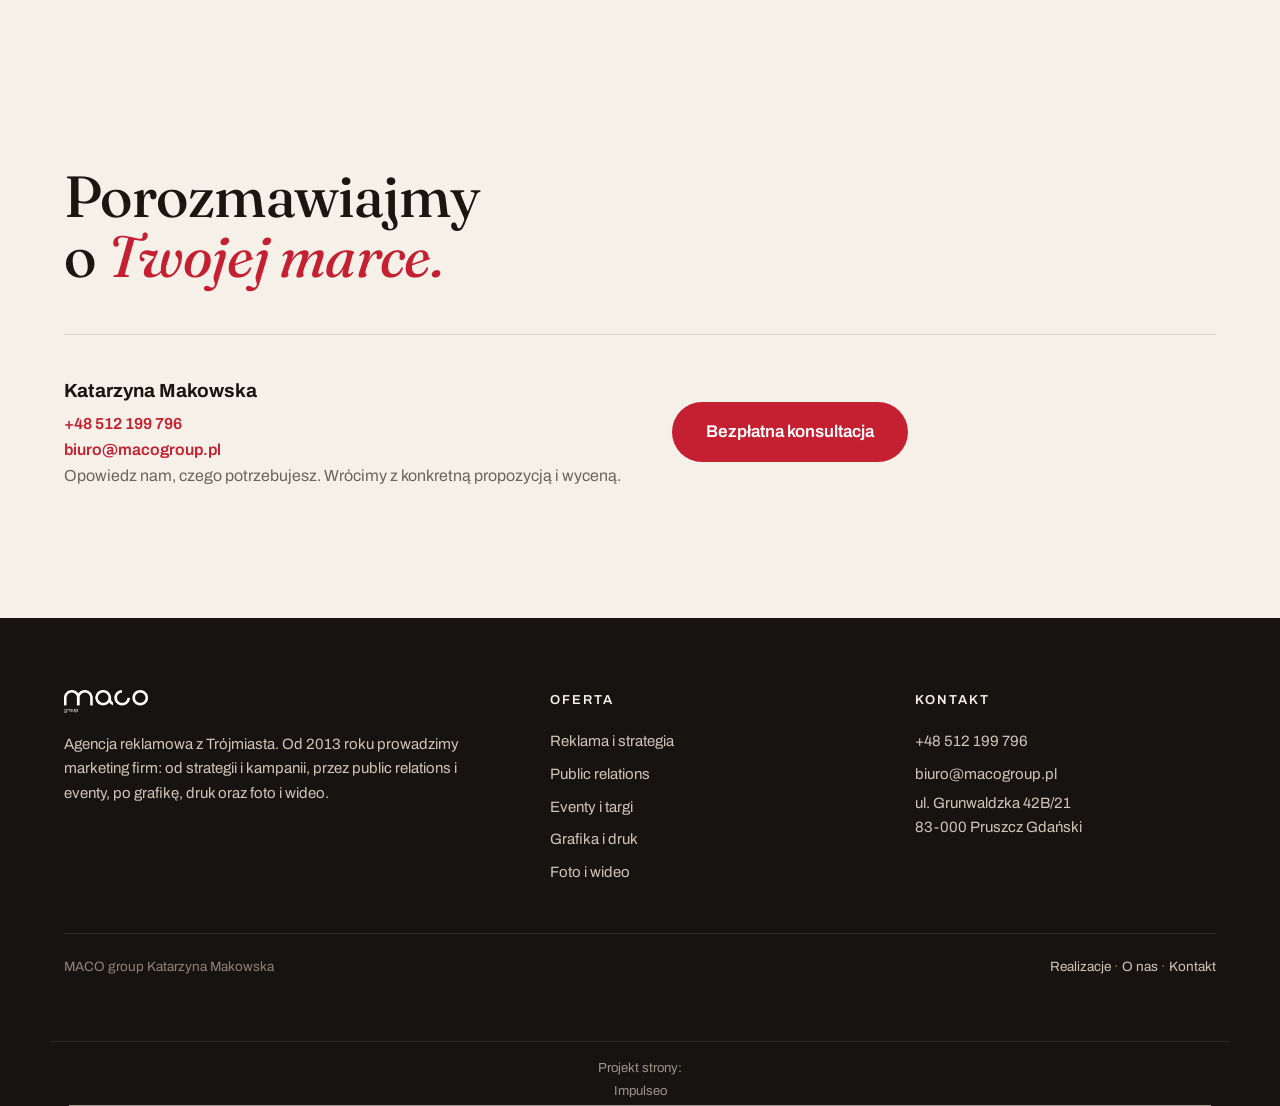
<file: kontakt.html>
<!DOCTYPE html>
<html lang="pl">
<head>
<meta name="robots" content="noindex, nofollow">
<meta charset="utf-8">
<meta name="viewport" content="width=device-width, initial-scale=1">
<title>Kontakt | MACO group | Pruszcz Gdański, Trójmiasto</title>
<meta name="description" content="Skontaktuj się z MACO group: +48 512 199 796, biuro@macogroup.pl. Biuro: ul. Grunwaldzka 42B/21, 83-000 Pruszcz Gdański.">
<link rel="icon" href="favicon.ico">
<link rel="preconnect" href="https://fonts.googleapis.com">
<link rel="preconnect" href="https://fonts.gstatic.com" crossorigin>
<link href="https://fonts.googleapis.com/css2?family=Archivo:wght@400;500;600;700&family=Fraunces:ital,opsz,wght@0,9..144,400..600;1,9..144,400..600&display=swap" rel="stylesheet">
<link rel="stylesheet" href="assets/style.css">
</head>
<body>
<header class="nav">
  <div class="wrap">
    <a class="logo" href="index.html" aria-label="MACO group, strona główna"><img src="img/logo.png" alt="MACO group"></a>
    <button class="burger" aria-label="Menu" aria-expanded="false"><span></span><span></span><span></span></button>
    <nav><a href="oferta.html">Oferta</a><a href="realizacje.html">Realizacje</a><a href="o-nas.html">O nas</a><a href="kontakt.html" aria-current="page">Kontakt</a><a class="btn" href="kontakt.html">Porozmawiajmy</a></nav>
  </div>
</header>
<section class="pagehead">
  <div class="wrap">
    <p class="eyebrow r">Kontakt</p>
    <h1 class="r">Opowiedz nam, <em>czego potrzebujesz.</em></h1>
    <p class="lead r">Zadzwoń albo napisz kilka zdań o swojej firmie i zadaniu. Wrócimy z pytaniami, propozycją działań i jasną wyceną. Rozmowa i pierwsza konsultacja nic nie kosztują.</p>
  </div>
</section>
<hr class="rule">

<section>
  <div class="wrap">
    <div class="contact-grid">
      <div class="contact-card r">
        <div class="t">Telefon</div>
        <b>Katarzyna Makowska</b>
        <a href="tel:+48512199796">+48 512 199 796</a>
        <p>Sprawy ofert, wycen i nowych współprac.</p>
      </div>
      <div class="contact-card r">
        <div class="t">Telefon</div>
        <b>Marek Makowski</b>
        <a href="tel:+48606137886">+48 606 137 886</a>
        <p>Sprawy produkcji, druku i realizacji.</p>
      </div>
      <div class="contact-card r">
        <div class="t">E-mail</div>
        <b>Napisz do nas</b>
        <a href="mailto:biuro@macogroup.pl">biuro@macogroup.pl</a>
        <p>Odpowiadamy w dni robocze, zwykle tego samego dnia.</p>
      </div>
      <div class="contact-card r">
        <div class="t">Biuro</div>
        <b>Pruszcz Gdański</b>
        <a href="https://maps.google.com/?q=MACO+group+Grunwaldzka+42B/21+Pruszcz+Gdański" target="_blank" rel="noopener">ul. Grunwaldzka 42B/21</a>
        <p>83-000 Pruszcz Gdański, przy granicy Gdańska. Działamy w całej Polsce.</p>
      </div>
    </div>
  </div>
</section>

<section style="padding-top:0">
  <div class="wrap">
    <p class="eyebrow r">Co przygotować</p>
    <h2 class="r" style="font-size:clamp(26px,3.6vw,44px)">Dobry brief to <em>trzy zdania.</em></h2>
    <p class="lead r" style="margin-top:18px">Napisz, czym zajmuje się firma, co chcesz osiągnąć i w jakim terminie. Resztę doprecyzujemy wspólnie podczas rozmowy. Nie potrzebujesz gotowej specyfikacji ani znajomości branżowego słownika.</p>
    <a class="btn big r" href="mailto:biuro@macogroup.pl?subject=Zapytanie%20o%20wspolprace" style="display:inline-block; margin-top:26px">Napisz do nas</a>
  </div>
</section>

<section class="cta-band">
  <div class="wrap">
    <p class="eyebrow r">Kontakt</p>
    <h2 class="r">Porozmawiajmy o <em>Twojej marce.</em></h2>
    <div class="cta-card r">
      <div class="cta-person">
        <b>Katarzyna Makowska</b>
        <a href="tel:+48512199796">+48 512 199 796</a><br>
        <a href="mailto:biuro@macogroup.pl">biuro@macogroup.pl</a><br>
        <span>Opowiedz nam, czego potrzebujesz. Wrócimy z konkretną propozycją i wyceną.</span>
      </div>
      <a class="btn big" href="kontakt.html">Bezpłatna konsultacja</a>
    </div>
  </div>
</section>
<footer>
  <div class="wrap">
    <div class="f-grid">
      <div>
        <img src="img/logo-biale.png" alt="MACO group">
        <p>Agencja reklamowa z Trójmiasta. Od 2013 roku prowadzimy marketing firm: od strategii i kampanii, przez public relations i eventy, po grafikę, druk oraz foto i wideo.</p>
      </div>
      <div>
        <h4>Oferta</h4>
        <a href="reklama-i-strategia.html">Reklama i strategia</a>
        <a href="public-relations.html">Public relations</a>
        <a href="eventy-i-targi.html">Eventy i targi</a>
        <a href="grafika-i-druk.html">Grafika i druk</a>
        <a href="foto-i-wideo.html">Foto i wideo</a>
      </div>
      <div>
        <h4>Kontakt</h4>
        <a href="tel:+48512199796">+48 512 199 796</a>
        <a href="mailto:biuro@macogroup.pl">biuro@macogroup.pl</a>
        <p>ul. Grunwaldzka 42B/21<br>83-000 Pruszcz Gdański</p>
      </div>
    </div>
    <div class="f-bottom">
      <span>MACO group Katarzyna Makowska</span>
      <span><a href="realizacje.html" style="display:inline">Realizacje</a> · <a href="o-nas.html" style="display:inline">O nas</a> · <a href="kontakt.html" style="display:inline">Kontakt</a></span>
    </div>
  </div>

  <p class="impulseo-credit" style="margin:1.4rem auto 0;padding:1rem 1.2rem 0;max-width:1180px;text-align:center;font-size:.82rem;line-height:1.5;opacity:.72;grid-column:1/-1;flex-basis:100%;width:100%;border-top:1px solid rgba(128,128,128,.28)">Projekt strony: <a href="https://impulseo.pl" target="_blank" rel="noopener" style="color:inherit;text-decoration:none;border-bottom:1px solid currentColor">Impulseo</a></p>
</footer>
<script src="assets/main.js"></script>
</body>
</html>
</file>
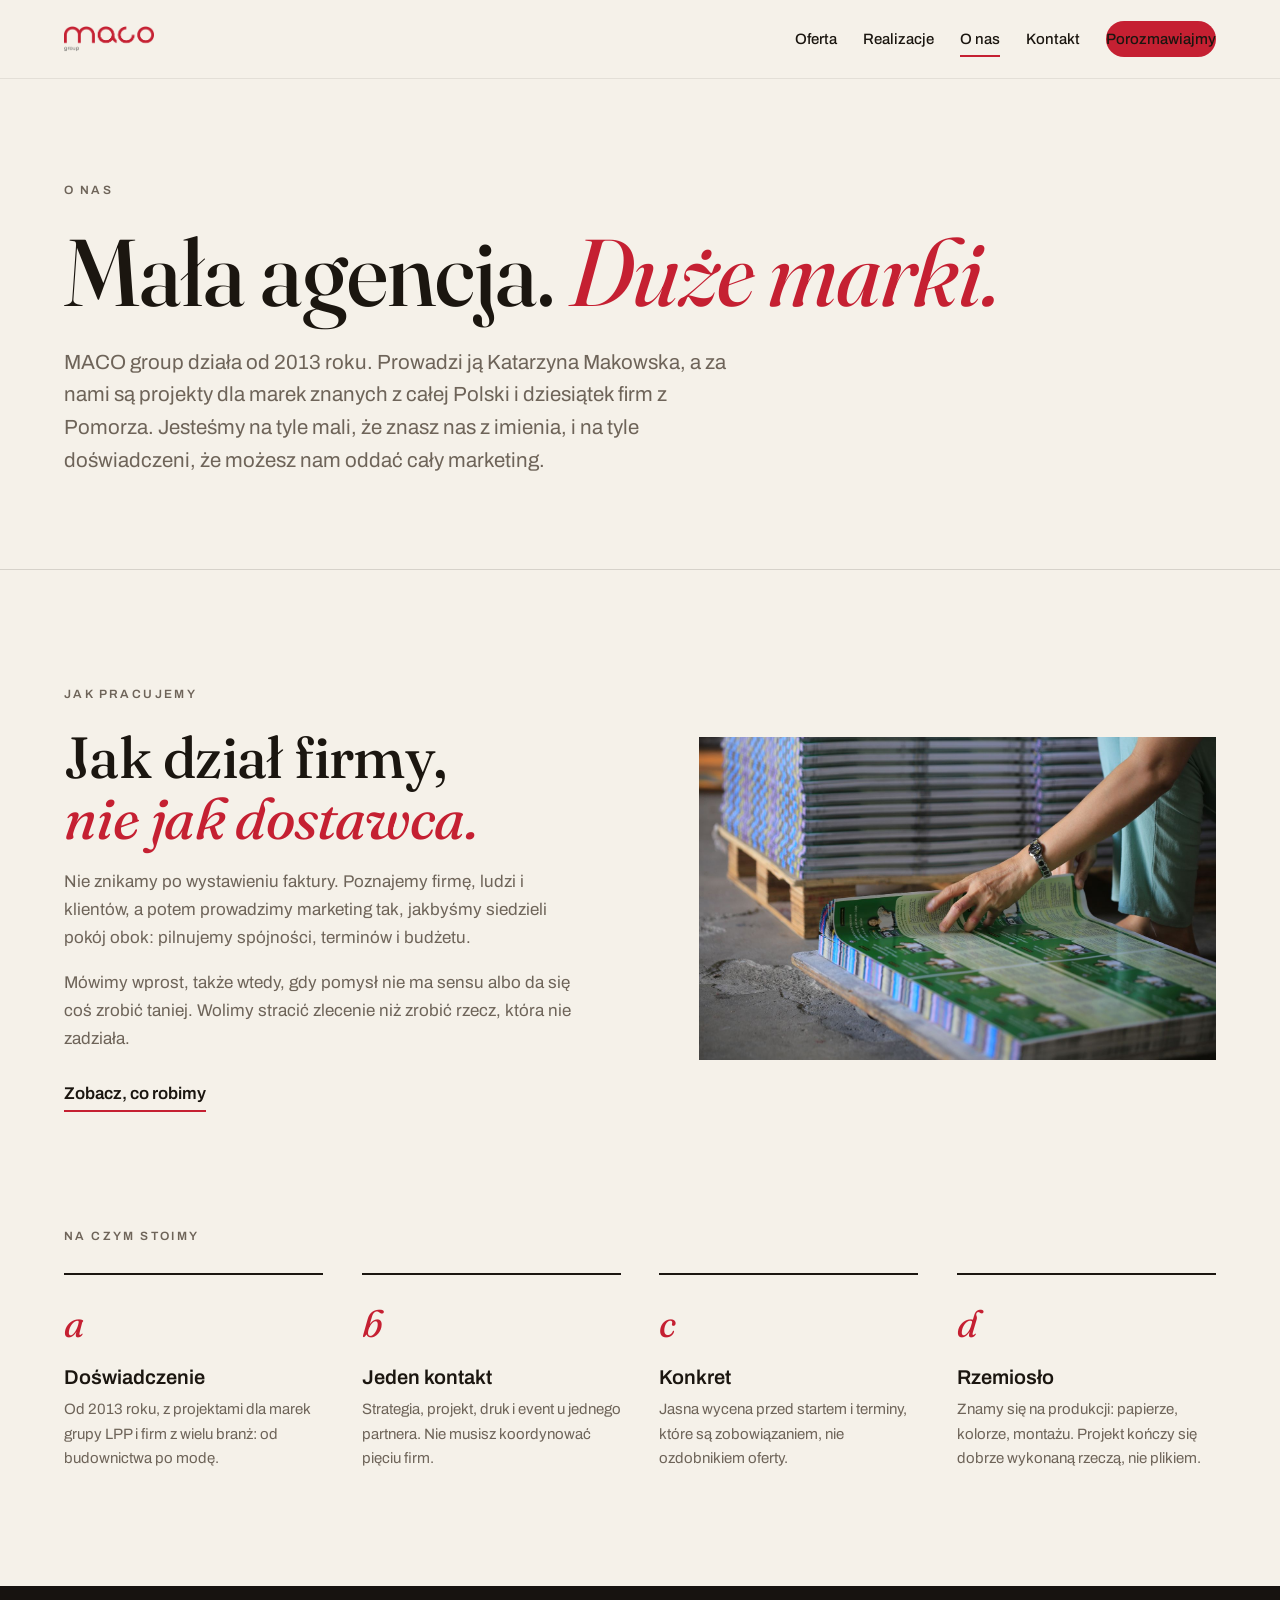
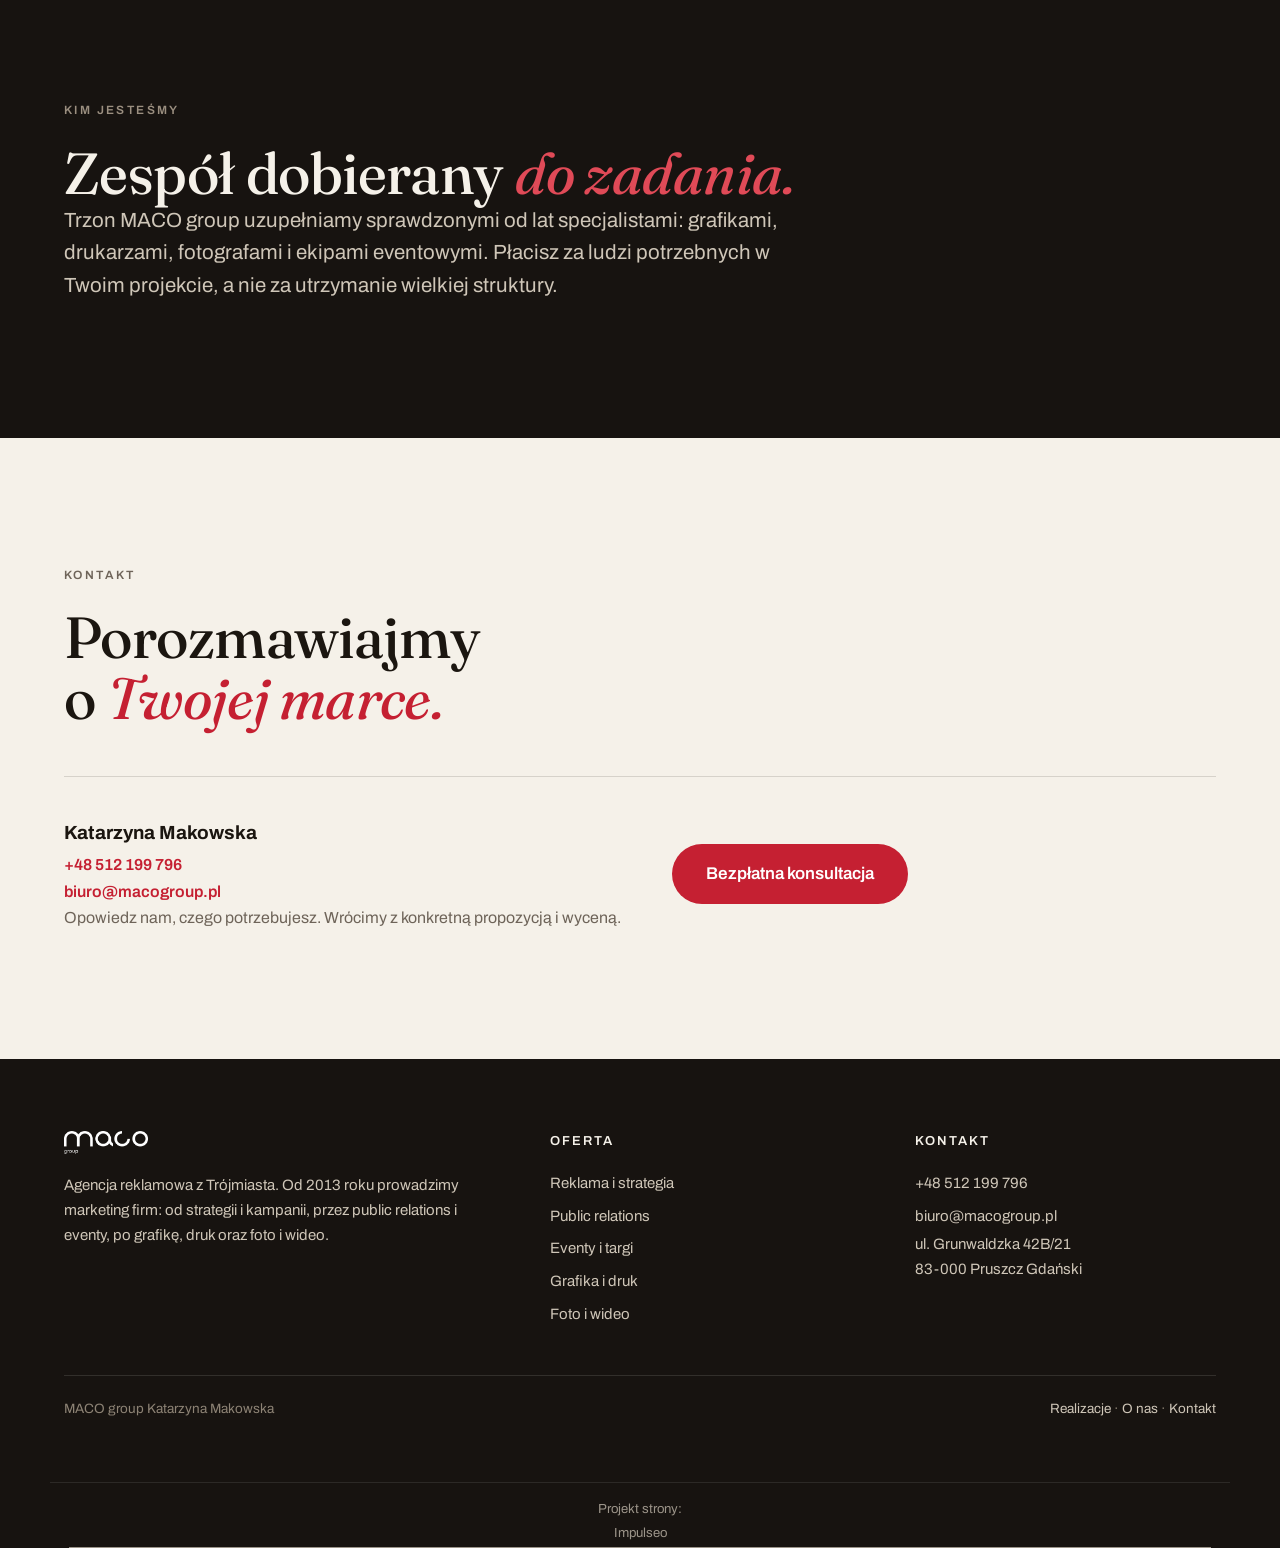
<file: o-nas.html>
<!DOCTYPE html>
<html lang="pl">
<head>
<meta name="robots" content="noindex, nofollow">
<meta charset="utf-8">
<meta name="viewport" content="width=device-width, initial-scale=1">
<title>O nas | MACO group | Agencja reklamowa od 2013</title>
<meta name="description" content="MACO group to trójmiejska agencja reklamowa prowadzona od 2013 roku przez Katarzynę Makowską. Działamy jak zewnętrzny dział marketingu firm.">
<link rel="icon" href="favicon.ico">
<link rel="preconnect" href="https://fonts.googleapis.com">
<link rel="preconnect" href="https://fonts.gstatic.com" crossorigin>
<link href="https://fonts.googleapis.com/css2?family=Archivo:wght@400;500;600;700&family=Fraunces:ital,opsz,wght@0,9..144,400..600;1,9..144,400..600&display=swap" rel="stylesheet">
<link rel="stylesheet" href="assets/style.css">
</head>
<body>
<header class="nav">
  <div class="wrap">
    <a class="logo" href="index.html" aria-label="MACO group, strona główna"><img src="img/logo.png" alt="MACO group"></a>
    <button class="burger" aria-label="Menu" aria-expanded="false"><span></span><span></span><span></span></button>
    <nav><a href="oferta.html">Oferta</a><a href="realizacje.html">Realizacje</a><a href="o-nas.html" aria-current="page">O nas</a><a href="kontakt.html">Kontakt</a><a class="btn" href="kontakt.html">Porozmawiajmy</a></nav>
  </div>
</header>
<section class="pagehead">
  <div class="wrap">
    <p class="eyebrow r">O nas</p>
    <h1 class="r">Mała agencja. <em>Duże marki.</em></h1>
    <p class="lead r">MACO group działa od 2013 roku. Prowadzi ją Katarzyna Makowska, a za nami są projekty dla marek znanych z całej Polski i dziesiątek firm z Pomorza. Jesteśmy na tyle mali, że znasz nas z imienia, i na tyle doświadczeni, że możesz nam oddać cały marketing.</p>
  </div>
</section>
<hr class="rule">

<section>
  <div class="wrap split">
    <div class="txt">
      <p class="eyebrow r">Jak pracujemy</p>
      <h2 class="r">Jak dział firmy, <em>nie jak dostawca.</em></h2>
      <p class="r">Nie znikamy po wystawieniu faktury. Poznajemy firmę, ludzi i klientów, a potem prowadzimy marketing tak, jakbyśmy siedzieli pokój obok: pilnujemy spójności, terminów i budżetu.</p>
      <p class="r">Mówimy wprost, także wtedy, gdy pomysł nie ma sensu albo da się coś zrobić taniej. Wolimy stracić zlecenie niż zrobić rzecz, która nie zadziała.</p>
      <a class="textlink r" href="oferta.html">Zobacz, co robimy</a>
    </div>
    <div class="imgbox img-wide r"><img src="img/produkcja.jpg" alt="Sprawdzanie świeżo wydrukowanego nakładu na produkcji"></div>
  </div>
</section>

<section style="padding-top:0">
  <div class="wrap">
    <p class="eyebrow r">Na czym stoimy</p>
    <div class="steps" style="margin-top:26px">
      <div class="step r"><i>a</i><h3>Doświadczenie</h3><p>Od 2013 roku, z projektami dla marek grupy LPP i firm z wielu branż: od budownictwa po modę.</p></div>
      <div class="step r"><i>b</i><h3>Jeden kontakt</h3><p>Strategia, projekt, druk i event u jednego partnera. Nie musisz koordynować pięciu firm.</p></div>
      <div class="step r"><i>c</i><h3>Konkret</h3><p>Jasna wycena przed startem i terminy, które są zobowiązaniem, nie ozdobnikiem oferty.</p></div>
      <div class="step r"><i>d</i><h3>Rzemiosło</h3><p>Znamy się na produkcji: papierze, kolorze, montażu. Projekt kończy się dobrze wykonaną rzeczą, nie plikiem.</p></div>
    </div>
  </div>
</section>

<section class="dark">
  <div class="wrap">
    <p class="eyebrow r">Kim jesteśmy</p>
    <h2 class="r">Zespół dobierany <em>do zadania.</em></h2>
    <p class="lead r" style="color:#CFC6B8; max-width:62ch">Trzon MACO group uzupełniamy sprawdzonymi od lat specjalistami: grafikami, drukarzami, fotografami i ekipami eventowymi. Płacisz za ludzi potrzebnych w Twoim projekcie, a nie za utrzymanie wielkiej struktury.</p>
  </div>
</section>

<section class="cta-band">
  <div class="wrap">
    <p class="eyebrow r">Kontakt</p>
    <h2 class="r">Porozmawiajmy o <em>Twojej marce.</em></h2>
    <div class="cta-card r">
      <div class="cta-person">
        <b>Katarzyna Makowska</b>
        <a href="tel:+48512199796">+48 512 199 796</a><br>
        <a href="mailto:biuro@macogroup.pl">biuro@macogroup.pl</a><br>
        <span>Opowiedz nam, czego potrzebujesz. Wrócimy z konkretną propozycją i wyceną.</span>
      </div>
      <a class="btn big" href="kontakt.html">Bezpłatna konsultacja</a>
    </div>
  </div>
</section>
<footer>
  <div class="wrap">
    <div class="f-grid">
      <div>
        <img src="img/logo-biale.png" alt="MACO group">
        <p>Agencja reklamowa z Trójmiasta. Od 2013 roku prowadzimy marketing firm: od strategii i kampanii, przez public relations i eventy, po grafikę, druk oraz foto i wideo.</p>
      </div>
      <div>
        <h4>Oferta</h4>
        <a href="reklama-i-strategia.html">Reklama i strategia</a>
        <a href="public-relations.html">Public relations</a>
        <a href="eventy-i-targi.html">Eventy i targi</a>
        <a href="grafika-i-druk.html">Grafika i druk</a>
        <a href="foto-i-wideo.html">Foto i wideo</a>
      </div>
      <div>
        <h4>Kontakt</h4>
        <a href="tel:+48512199796">+48 512 199 796</a>
        <a href="mailto:biuro@macogroup.pl">biuro@macogroup.pl</a>
        <p>ul. Grunwaldzka 42B/21<br>83-000 Pruszcz Gdański</p>
      </div>
    </div>
    <div class="f-bottom">
      <span>MACO group Katarzyna Makowska</span>
      <span><a href="realizacje.html" style="display:inline">Realizacje</a> · <a href="o-nas.html" style="display:inline">O nas</a> · <a href="kontakt.html" style="display:inline">Kontakt</a></span>
    </div>
  </div>

  <p class="impulseo-credit" style="margin:1.4rem auto 0;padding:1rem 1.2rem 0;max-width:1180px;text-align:center;font-size:.82rem;line-height:1.5;opacity:.72;grid-column:1/-1;flex-basis:100%;width:100%;border-top:1px solid rgba(128,128,128,.28)">Projekt strony: <a href="https://impulseo.pl" target="_blank" rel="noopener" style="color:inherit;text-decoration:none;border-bottom:1px solid currentColor">Impulseo</a></p>
</footer>
<script src="assets/main.js"></script>
</body>
</html>
</file>
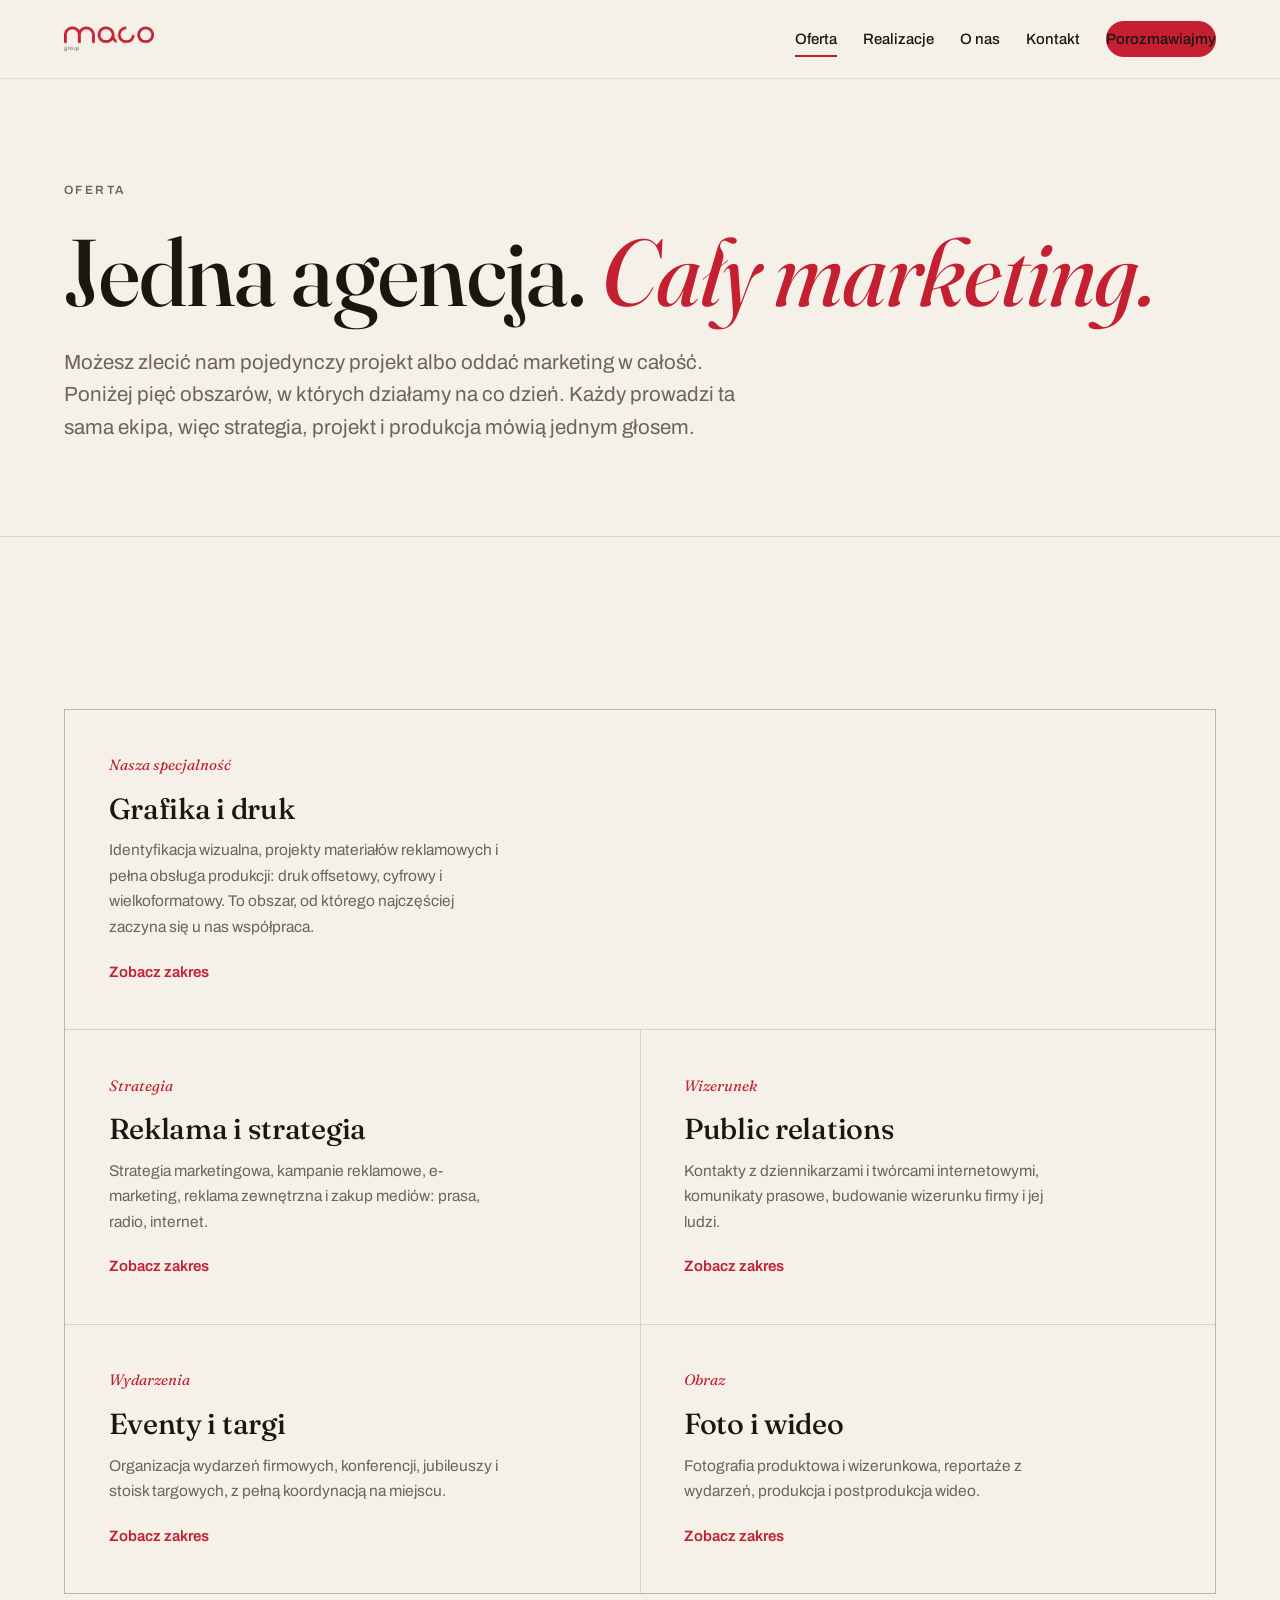
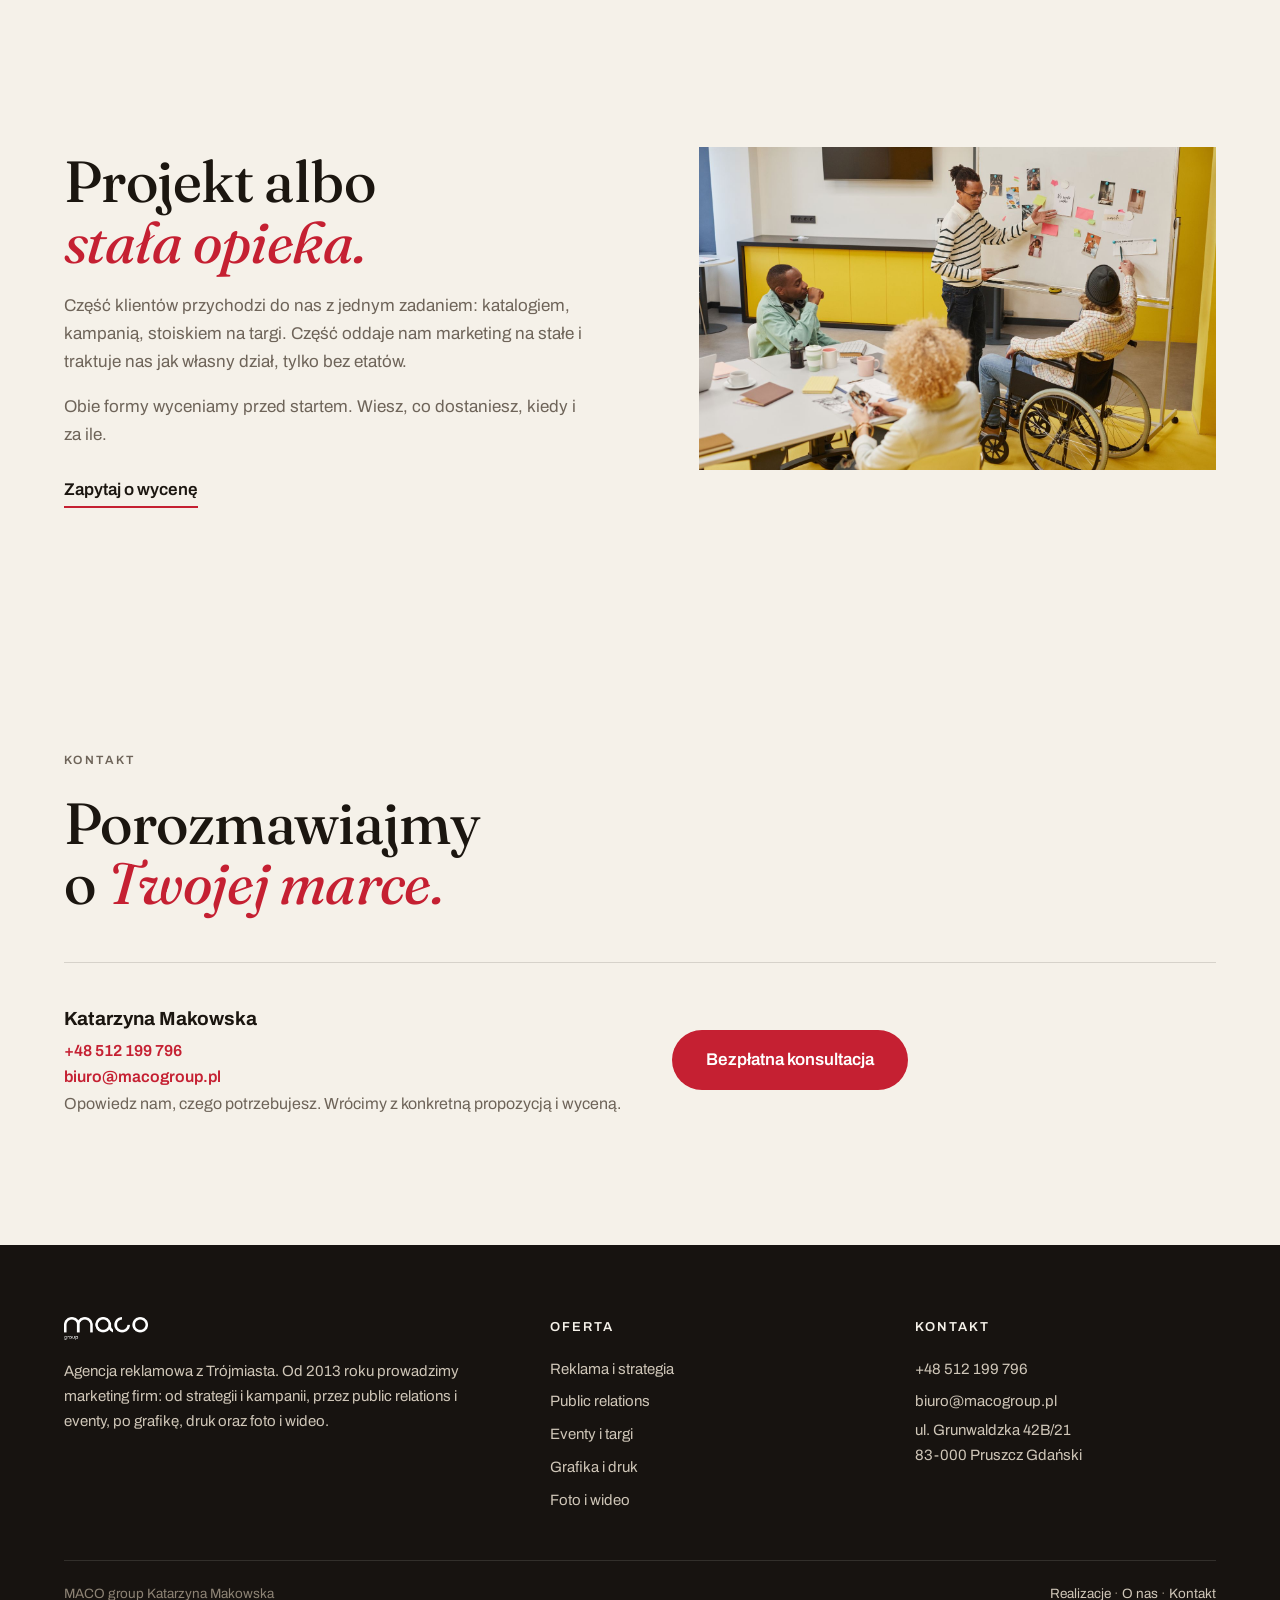
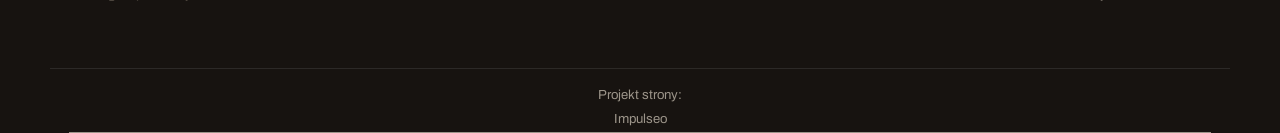
<file: oferta.html>
<!DOCTYPE html>
<html lang="pl">
<head>
<meta name="robots" content="noindex, nofollow">
<meta charset="utf-8">
<meta name="viewport" content="width=device-width, initial-scale=1">
<title>Oferta | MACO group | Reklama, PR, eventy, grafika i druk</title>
<meta name="description" content="Pełna oferta MACO group: strategia i reklama, public relations, eventy i targi, grafika i druk, foto i wideo. Jedna agencja, całość marketingu.">
<link rel="icon" href="favicon.ico">
<link rel="preconnect" href="https://fonts.googleapis.com">
<link rel="preconnect" href="https://fonts.gstatic.com" crossorigin>
<link href="https://fonts.googleapis.com/css2?family=Archivo:wght@400;500;600;700&family=Fraunces:ital,opsz,wght@0,9..144,400..600;1,9..144,400..600&display=swap" rel="stylesheet">
<link rel="stylesheet" href="assets/style.css">
</head>
<body>
<header class="nav">
  <div class="wrap">
    <a class="logo" href="index.html" aria-label="MACO group, strona główna"><img src="img/logo.png" alt="MACO group"></a>
    <button class="burger" aria-label="Menu" aria-expanded="false"><span></span><span></span><span></span></button>
    <nav><a href="oferta.html" aria-current="page">Oferta</a><a href="realizacje.html">Realizacje</a><a href="o-nas.html">O nas</a><a href="kontakt.html">Kontakt</a><a class="btn" href="kontakt.html">Porozmawiajmy</a></nav>
  </div>
</header>
<section class="pagehead">
  <div class="wrap">
    <p class="eyebrow r">Oferta</p>
    <h1 class="r">Jedna agencja. <em>Cały marketing.</em></h1>
    <p class="lead r">Możesz zlecić nam pojedynczy projekt albo oddać marketing w całość. Poniżej pięć obszarów, w których działamy na co dzień. Każdy prowadzi ta sama ekipa, więc strategia, projekt i produkcja mówią jednym głosem.</p>
  </div>
</section>
<hr class="rule">
<section>
  <div class="wrap">
    <div class="services">
      <div class="service wide r">
        <span class="k">Nasza specjalność</span>
        <h3><a href="grafika-i-druk.html">Grafika i druk</a></h3>
        <p>Identyfikacja wizualna, projekty materiałów reklamowych i pełna obsługa produkcji: druk offsetowy, cyfrowy i wielkoformatowy. To obszar, od którego najczęściej zaczyna się u nas współpraca.</p>
        <a class="go" href="grafika-i-druk.html">Zobacz zakres</a>
      </div>
      <div class="service r">
        <span class="k">Strategia</span>
        <h3><a href="reklama-i-strategia.html">Reklama i strategia</a></h3>
        <p>Strategia marketingowa, kampanie reklamowe, e-marketing, reklama zewnętrzna i zakup mediów: prasa, radio, internet.</p>
        <a class="go" href="reklama-i-strategia.html">Zobacz zakres</a>
      </div>
      <div class="service r">
        <span class="k">Wizerunek</span>
        <h3><a href="public-relations.html">Public relations</a></h3>
        <p>Kontakty z dziennikarzami i twórcami internetowymi, komunikaty prasowe, budowanie wizerunku firmy i jej ludzi.</p>
        <a class="go" href="public-relations.html">Zobacz zakres</a>
      </div>
      <div class="service r">
        <span class="k">Wydarzenia</span>
        <h3><a href="eventy-i-targi.html">Eventy i targi</a></h3>
        <p>Organizacja wydarzeń firmowych, konferencji, jubileuszy i stoisk targowych, z pełną koordynacją na miejscu.</p>
        <a class="go" href="eventy-i-targi.html">Zobacz zakres</a>
      </div>
      <div class="service r">
        <span class="k">Obraz</span>
        <h3><a href="foto-i-wideo.html">Foto i wideo</a></h3>
        <p>Fotografia produktowa i wizerunkowa, reportaże z wydarzeń, produkcja i postprodukcja wideo.</p>
        <a class="go" href="foto-i-wideo.html">Zobacz zakres</a>
      </div>
    </div>
  </div>
</section>

<section style="padding-top:0">
  <div class="wrap split">
    <div class="txt">
      <p class="eyebrow r">Model współpracy</p>
      <h2 class="r">Projekt albo <em>stała opieka.</em></h2>
      <p class="r">Część klientów przychodzi do nas z jednym zadaniem: katalogiem, kampanią, stoiskiem na targi. Część oddaje nam marketing na stałe i traktuje nas jak własny dział, tylko bez etatów.</p>
      <p class="r">Obie formy wyceniamy przed startem. Wiesz, co dostaniesz, kiedy i za ile.</p>
      <a class="textlink r" href="kontakt.html">Zapytaj o wycenę</a>
    </div>
    <div class="imgbox img-wide r"><img src="img/moodboard.jpg" alt="Zespół omawia koncepcje kreatywne przy tablicy z materiałami"></div>
  </div>
</section>

<section class="cta-band">
  <div class="wrap">
    <p class="eyebrow r">Kontakt</p>
    <h2 class="r">Porozmawiajmy o <em>Twojej marce.</em></h2>
    <div class="cta-card r">
      <div class="cta-person">
        <b>Katarzyna Makowska</b>
        <a href="tel:+48512199796">+48 512 199 796</a><br>
        <a href="mailto:biuro@macogroup.pl">biuro@macogroup.pl</a><br>
        <span>Opowiedz nam, czego potrzebujesz. Wrócimy z konkretną propozycją i wyceną.</span>
      </div>
      <a class="btn big" href="kontakt.html">Bezpłatna konsultacja</a>
    </div>
  </div>
</section>
<footer>
  <div class="wrap">
    <div class="f-grid">
      <div>
        <img src="img/logo-biale.png" alt="MACO group">
        <p>Agencja reklamowa z Trójmiasta. Od 2013 roku prowadzimy marketing firm: od strategii i kampanii, przez public relations i eventy, po grafikę, druk oraz foto i wideo.</p>
      </div>
      <div>
        <h4>Oferta</h4>
        <a href="reklama-i-strategia.html">Reklama i strategia</a>
        <a href="public-relations.html">Public relations</a>
        <a href="eventy-i-targi.html">Eventy i targi</a>
        <a href="grafika-i-druk.html">Grafika i druk</a>
        <a href="foto-i-wideo.html">Foto i wideo</a>
      </div>
      <div>
        <h4>Kontakt</h4>
        <a href="tel:+48512199796">+48 512 199 796</a>
        <a href="mailto:biuro@macogroup.pl">biuro@macogroup.pl</a>
        <p>ul. Grunwaldzka 42B/21<br>83-000 Pruszcz Gdański</p>
      </div>
    </div>
    <div class="f-bottom">
      <span>MACO group Katarzyna Makowska</span>
      <span><a href="realizacje.html" style="display:inline">Realizacje</a> · <a href="o-nas.html" style="display:inline">O nas</a> · <a href="kontakt.html" style="display:inline">Kontakt</a></span>
    </div>
  </div>

  <p class="impulseo-credit" style="margin:1.4rem auto 0;padding:1rem 1.2rem 0;max-width:1180px;text-align:center;font-size:.82rem;line-height:1.5;opacity:.72;grid-column:1/-1;flex-basis:100%;width:100%;border-top:1px solid rgba(128,128,128,.28)">Projekt strony: <a href="https://impulseo.pl" target="_blank" rel="noopener" style="color:inherit;text-decoration:none;border-bottom:1px solid currentColor">Impulseo</a></p>
</footer>
<script src="assets/main.js"></script>
</body>
</html>
</file>
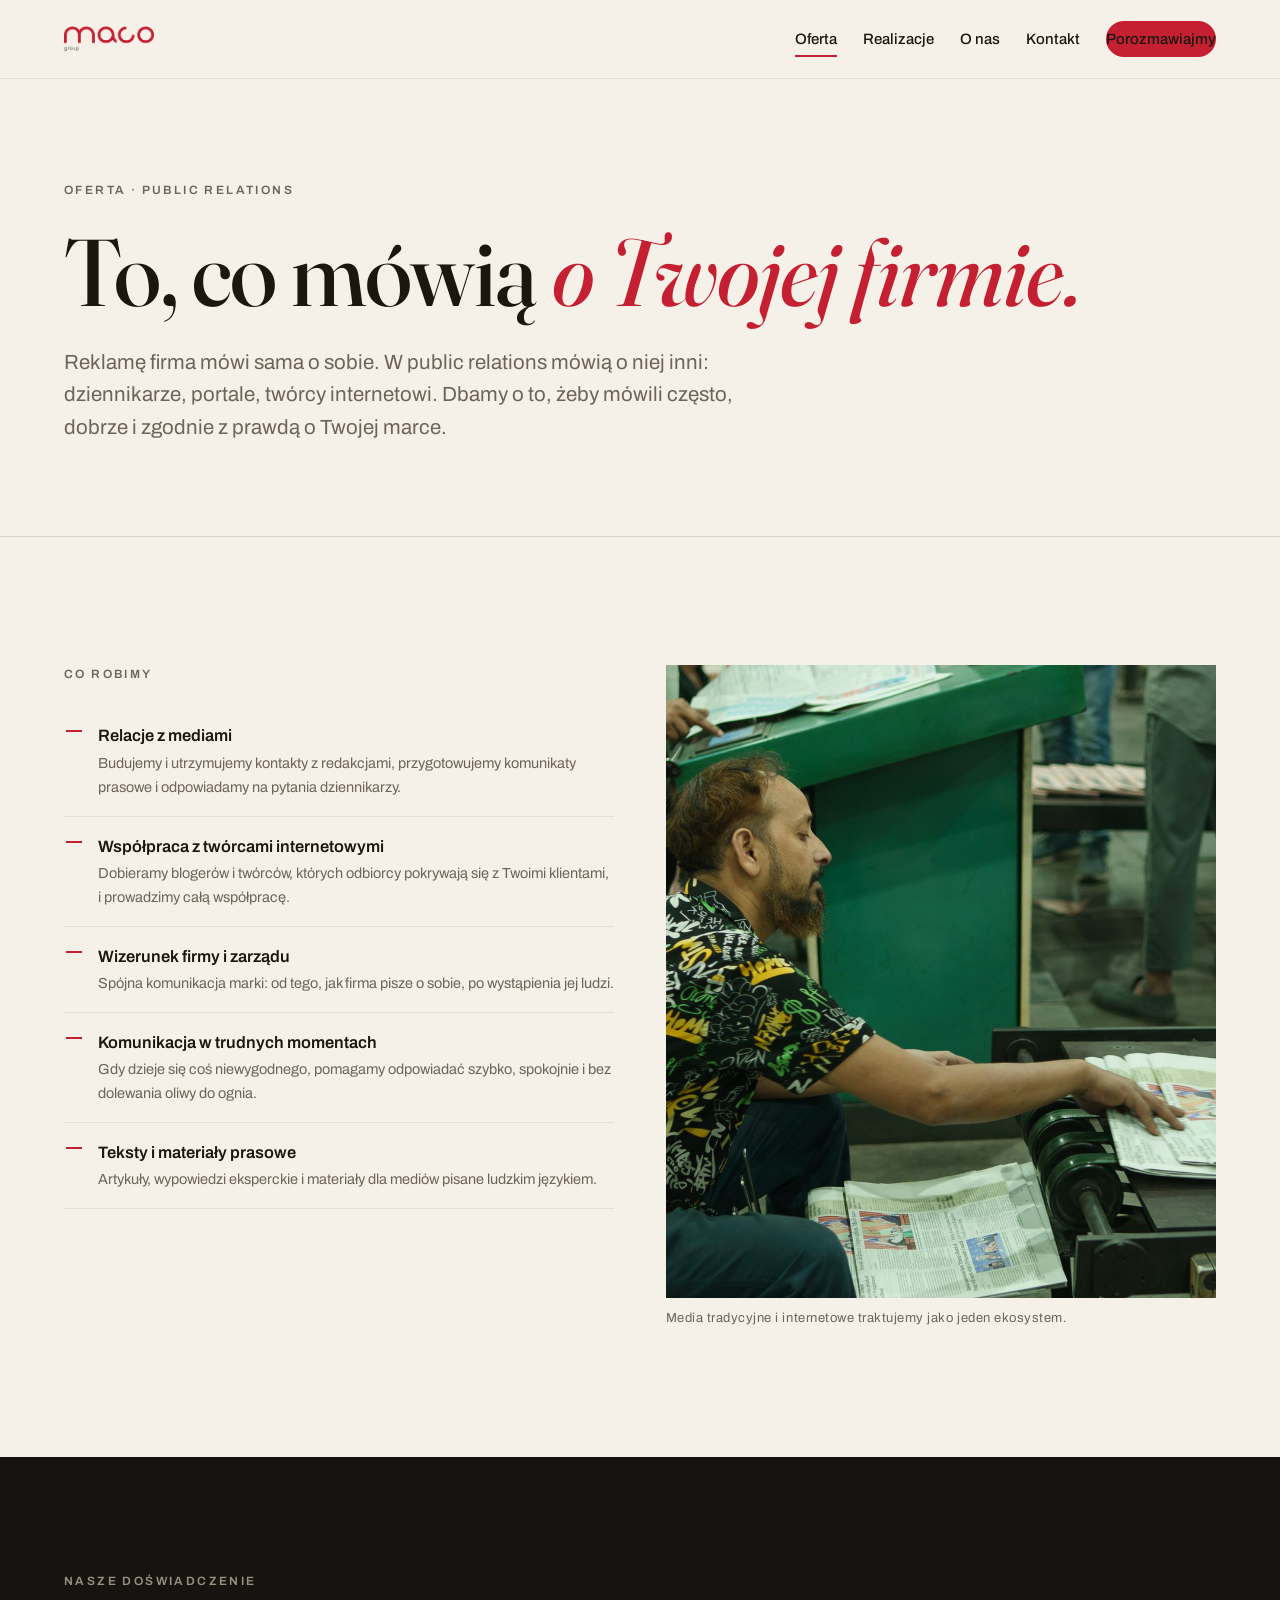
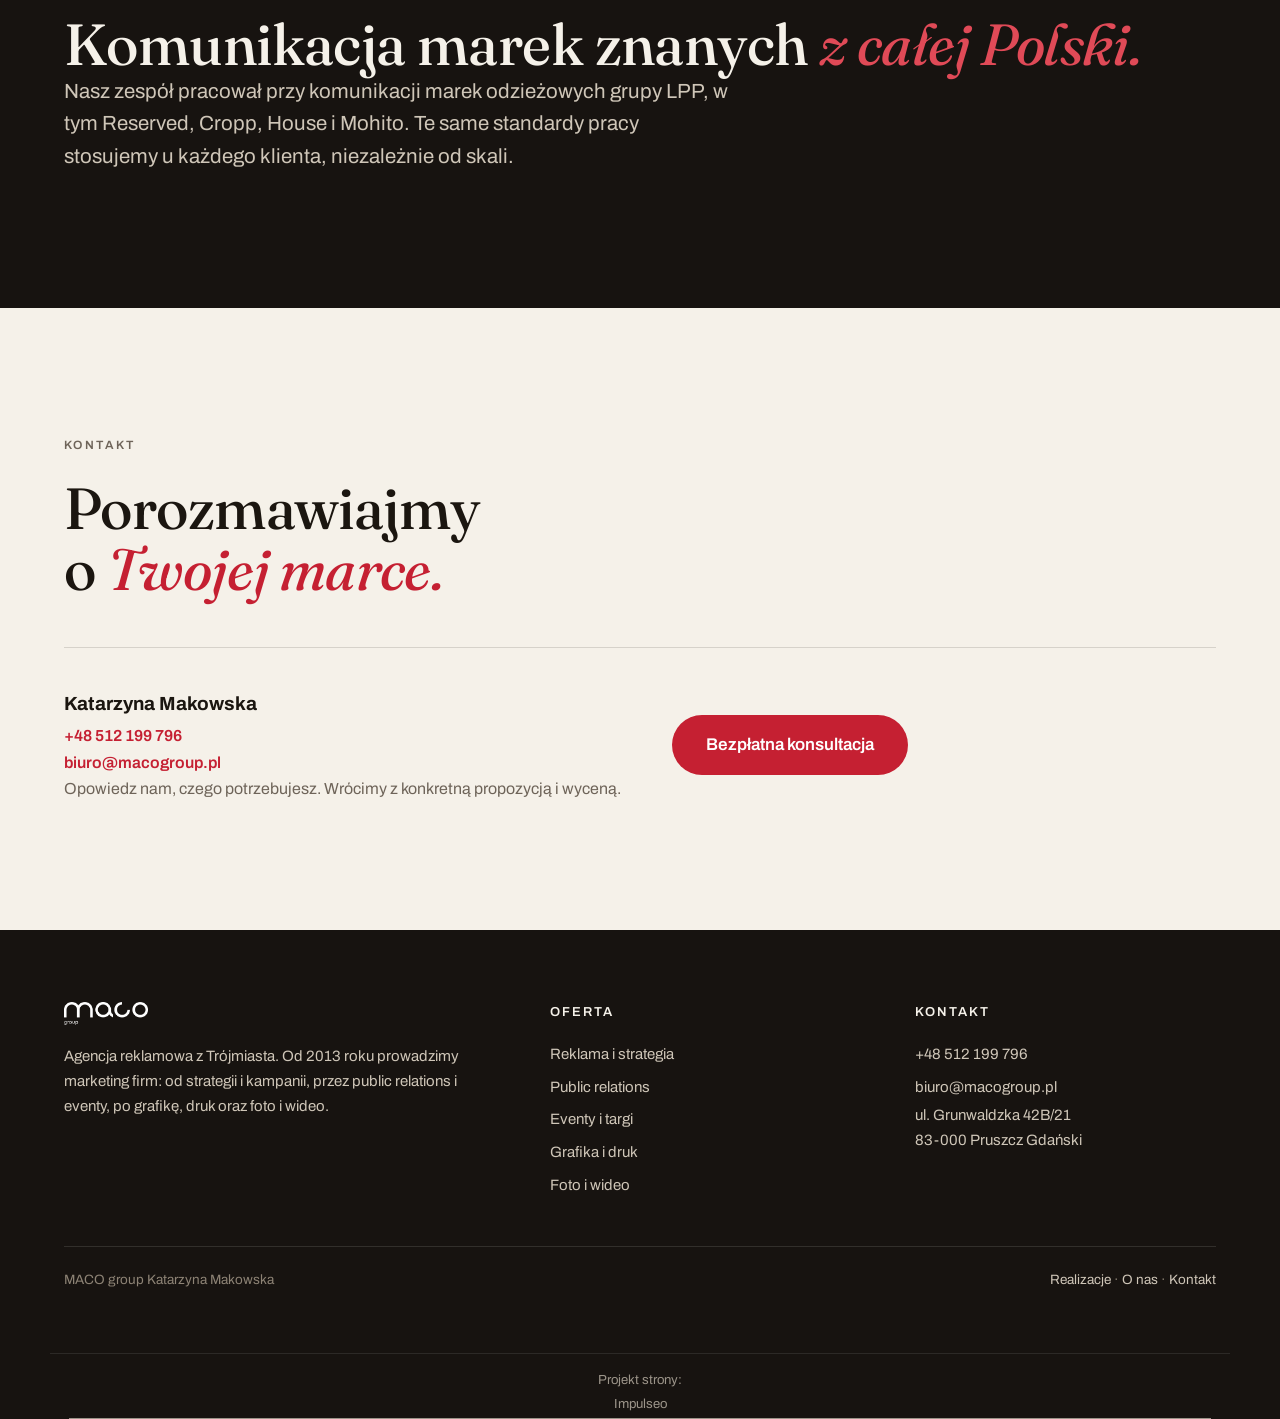
<file: public-relations.html>
<!DOCTYPE html>
<html lang="pl">
<head>
<meta name="robots" content="noindex, nofollow">
<meta charset="utf-8">
<meta name="viewport" content="width=device-width, initial-scale=1">
<title>Public relations | MACO group | Relacje z mediami</title>
<meta name="description" content="Public relations w MACO group: relacje z mediami i twórcami internetowymi, komunikaty prasowe, wizerunek firmy. Agencja PR z Trójmiasta.">
<link rel="icon" href="favicon.ico">
<link rel="preconnect" href="https://fonts.googleapis.com">
<link rel="preconnect" href="https://fonts.gstatic.com" crossorigin>
<link href="https://fonts.googleapis.com/css2?family=Archivo:wght@400;500;600;700&family=Fraunces:ital,opsz,wght@0,9..144,400..600;1,9..144,400..600&display=swap" rel="stylesheet">
<link rel="stylesheet" href="assets/style.css">
</head>
<body>
<header class="nav">
  <div class="wrap">
    <a class="logo" href="index.html" aria-label="MACO group, strona główna"><img src="img/logo.png" alt="MACO group"></a>
    <button class="burger" aria-label="Menu" aria-expanded="false"><span></span><span></span><span></span></button>
    <nav><a href="oferta.html" aria-current="page">Oferta</a><a href="realizacje.html">Realizacje</a><a href="o-nas.html">O nas</a><a href="kontakt.html">Kontakt</a><a class="btn" href="kontakt.html">Porozmawiajmy</a></nav>
  </div>
</header>
<section class="pagehead">
  <div class="wrap">
    <p class="eyebrow r">Oferta · Public relations</p>
    <h1 class="r">To, co mówią <em>o Twojej firmie.</em></h1>
    <p class="lead r">Reklamę firma mówi sama o sobie. W public relations mówią o niej inni: dziennikarze, portale, twórcy internetowi. Dbamy o to, żeby mówili często, dobrze i zgodnie z prawdą o Twojej marce.</p>
  </div>
</section>
<hr class="rule">
<section>
  <div class="wrap scope">
    <div>
      <p class="eyebrow r">Co robimy</p>
      <ul class="scope-list">
        <li class="r"><b>Relacje z mediami</b><small>Budujemy i utrzymujemy kontakty z redakcjami, przygotowujemy komunikaty prasowe i odpowiadamy na pytania dziennikarzy.</small></li>
        <li class="r"><b>Współpraca z twórcami internetowymi</b><small>Dobieramy blogerów i twórców, których odbiorcy pokrywają się z Twoimi klientami, i prowadzimy całą współpracę.</small></li>
        <li class="r"><b>Wizerunek firmy i zarządu</b><small>Spójna komunikacja marki: od tego, jak firma pisze o sobie, po wystąpienia jej ludzi.</small></li>
        <li class="r"><b>Komunikacja w trudnych momentach</b><small>Gdy dzieje się coś niewygodnego, pomagamy odpowiadać szybko, spokojnie i bez dolewania oliwy do ognia.</small></li>
        <li class="r"><b>Teksty i materiały prasowe</b><small>Artykuły, wypowiedzi eksperckie i materiały dla mediów pisane ludzkim językiem.</small></li>
      </ul>
    </div>
    <div>
      <div class="imgbox img-tall r"><img src="img/prasa-media.jpg" alt="Świeże wydania gazet schodzące z maszyny drukarskiej"></div>
      <p class="img-caption r">Media tradycyjne i internetowe traktujemy jako jeden ekosystem.</p>
    </div>
  </div>
</section>

<section class="dark">
  <div class="wrap">
    <p class="eyebrow r">Nasze doświadczenie</p>
    <h2 class="r">Komunikacja marek znanych <em>z całej Polski.</em></h2>
    <p class="lead r" style="color:#CFC6B8">Nasz zespół pracował przy komunikacji marek odzieżowych grupy LPP, w tym Reserved, Cropp, House i Mohito. Te same standardy pracy stosujemy u każdego klienta, niezależnie od skali.</p>
  </div>
</section>

<section class="cta-band">
  <div class="wrap">
    <p class="eyebrow r">Kontakt</p>
    <h2 class="r">Porozmawiajmy o <em>Twojej marce.</em></h2>
    <div class="cta-card r">
      <div class="cta-person">
        <b>Katarzyna Makowska</b>
        <a href="tel:+48512199796">+48 512 199 796</a><br>
        <a href="mailto:biuro@macogroup.pl">biuro@macogroup.pl</a><br>
        <span>Opowiedz nam, czego potrzebujesz. Wrócimy z konkretną propozycją i wyceną.</span>
      </div>
      <a class="btn big" href="kontakt.html">Bezpłatna konsultacja</a>
    </div>
  </div>
</section>
<footer>
  <div class="wrap">
    <div class="f-grid">
      <div>
        <img src="img/logo-biale.png" alt="MACO group">
        <p>Agencja reklamowa z Trójmiasta. Od 2013 roku prowadzimy marketing firm: od strategii i kampanii, przez public relations i eventy, po grafikę, druk oraz foto i wideo.</p>
      </div>
      <div>
        <h4>Oferta</h4>
        <a href="reklama-i-strategia.html">Reklama i strategia</a>
        <a href="public-relations.html">Public relations</a>
        <a href="eventy-i-targi.html">Eventy i targi</a>
        <a href="grafika-i-druk.html">Grafika i druk</a>
        <a href="foto-i-wideo.html">Foto i wideo</a>
      </div>
      <div>
        <h4>Kontakt</h4>
        <a href="tel:+48512199796">+48 512 199 796</a>
        <a href="mailto:biuro@macogroup.pl">biuro@macogroup.pl</a>
        <p>ul. Grunwaldzka 42B/21<br>83-000 Pruszcz Gdański</p>
      </div>
    </div>
    <div class="f-bottom">
      <span>MACO group Katarzyna Makowska</span>
      <span><a href="realizacje.html" style="display:inline">Realizacje</a> · <a href="o-nas.html" style="display:inline">O nas</a> · <a href="kontakt.html" style="display:inline">Kontakt</a></span>
    </div>
  </div>

  <p class="impulseo-credit" style="margin:1.4rem auto 0;padding:1rem 1.2rem 0;max-width:1180px;text-align:center;font-size:.82rem;line-height:1.5;opacity:.72;grid-column:1/-1;flex-basis:100%;width:100%;border-top:1px solid rgba(128,128,128,.28)">Projekt strony: <a href="https://impulseo.pl" target="_blank" rel="noopener" style="color:inherit;text-decoration:none;border-bottom:1px solid currentColor">Impulseo</a></p>
</footer>
<script src="assets/main.js"></script>
</body>
</html>
</file>
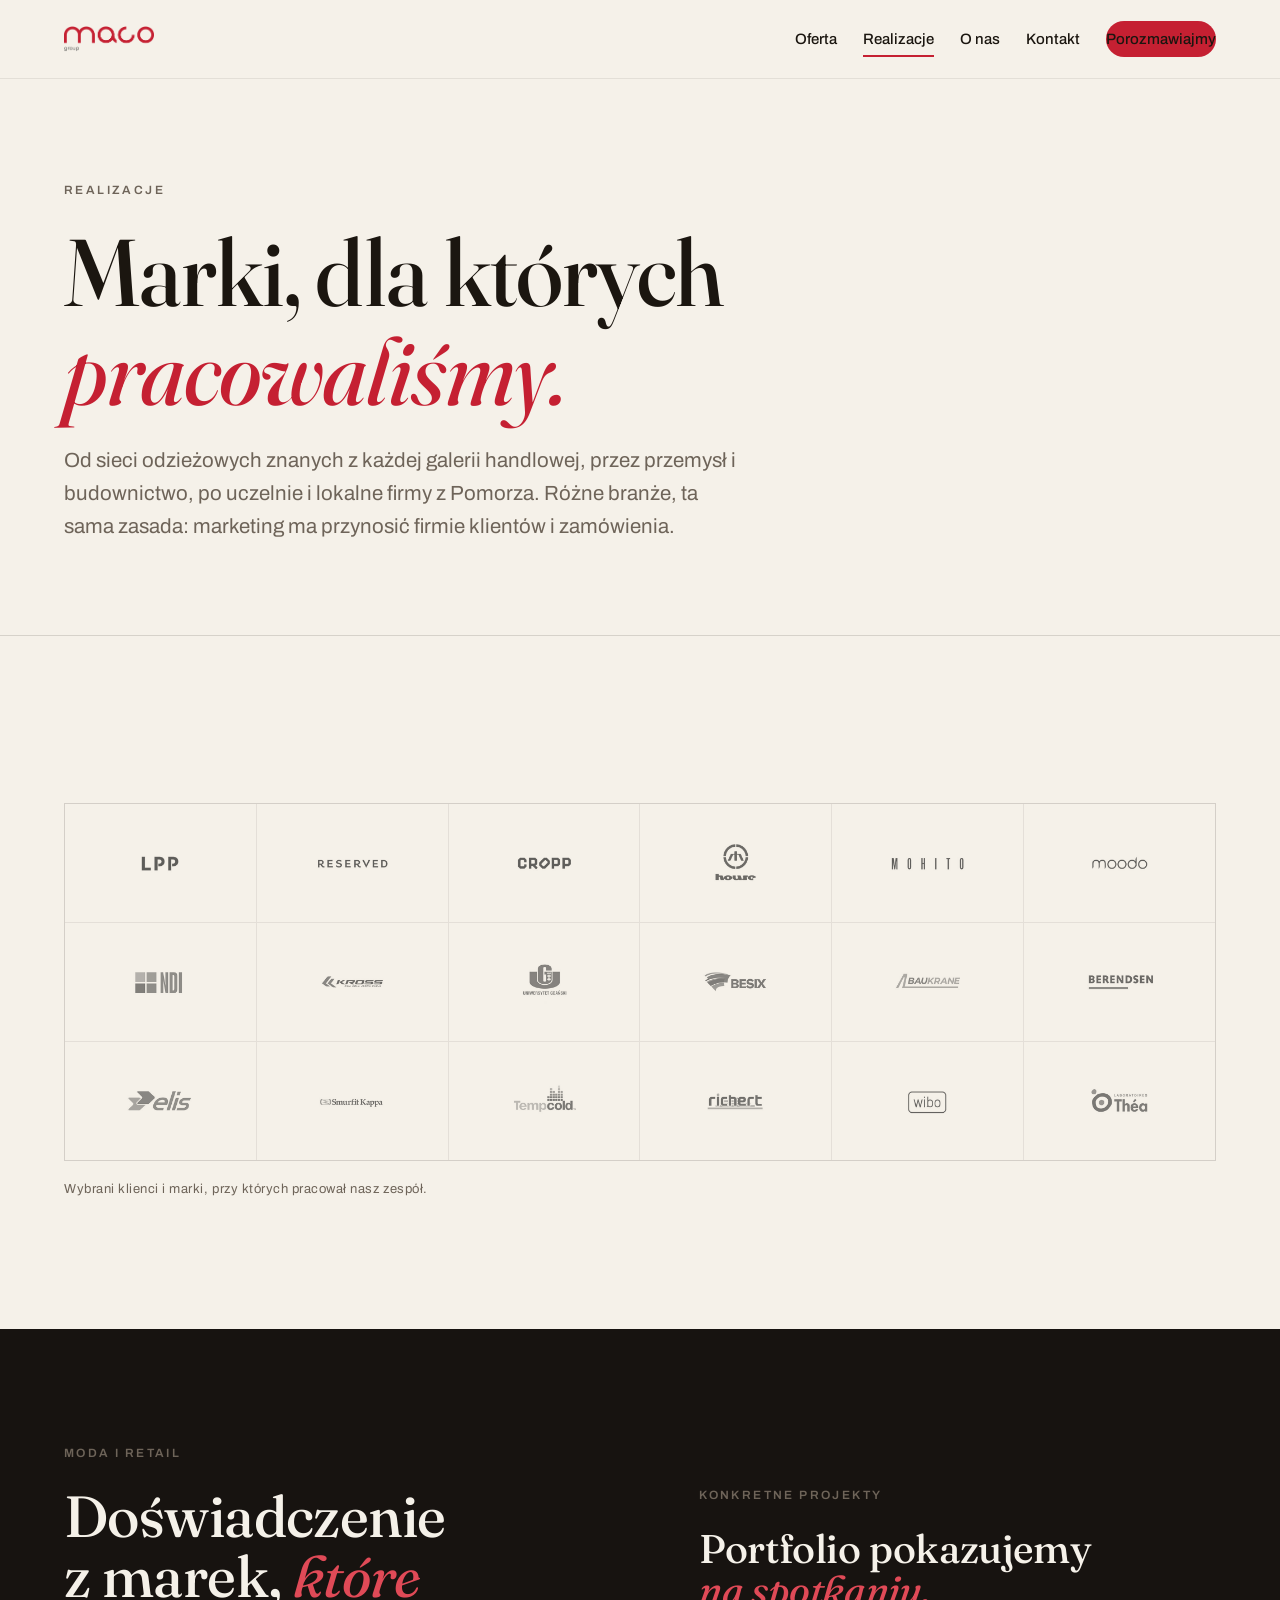
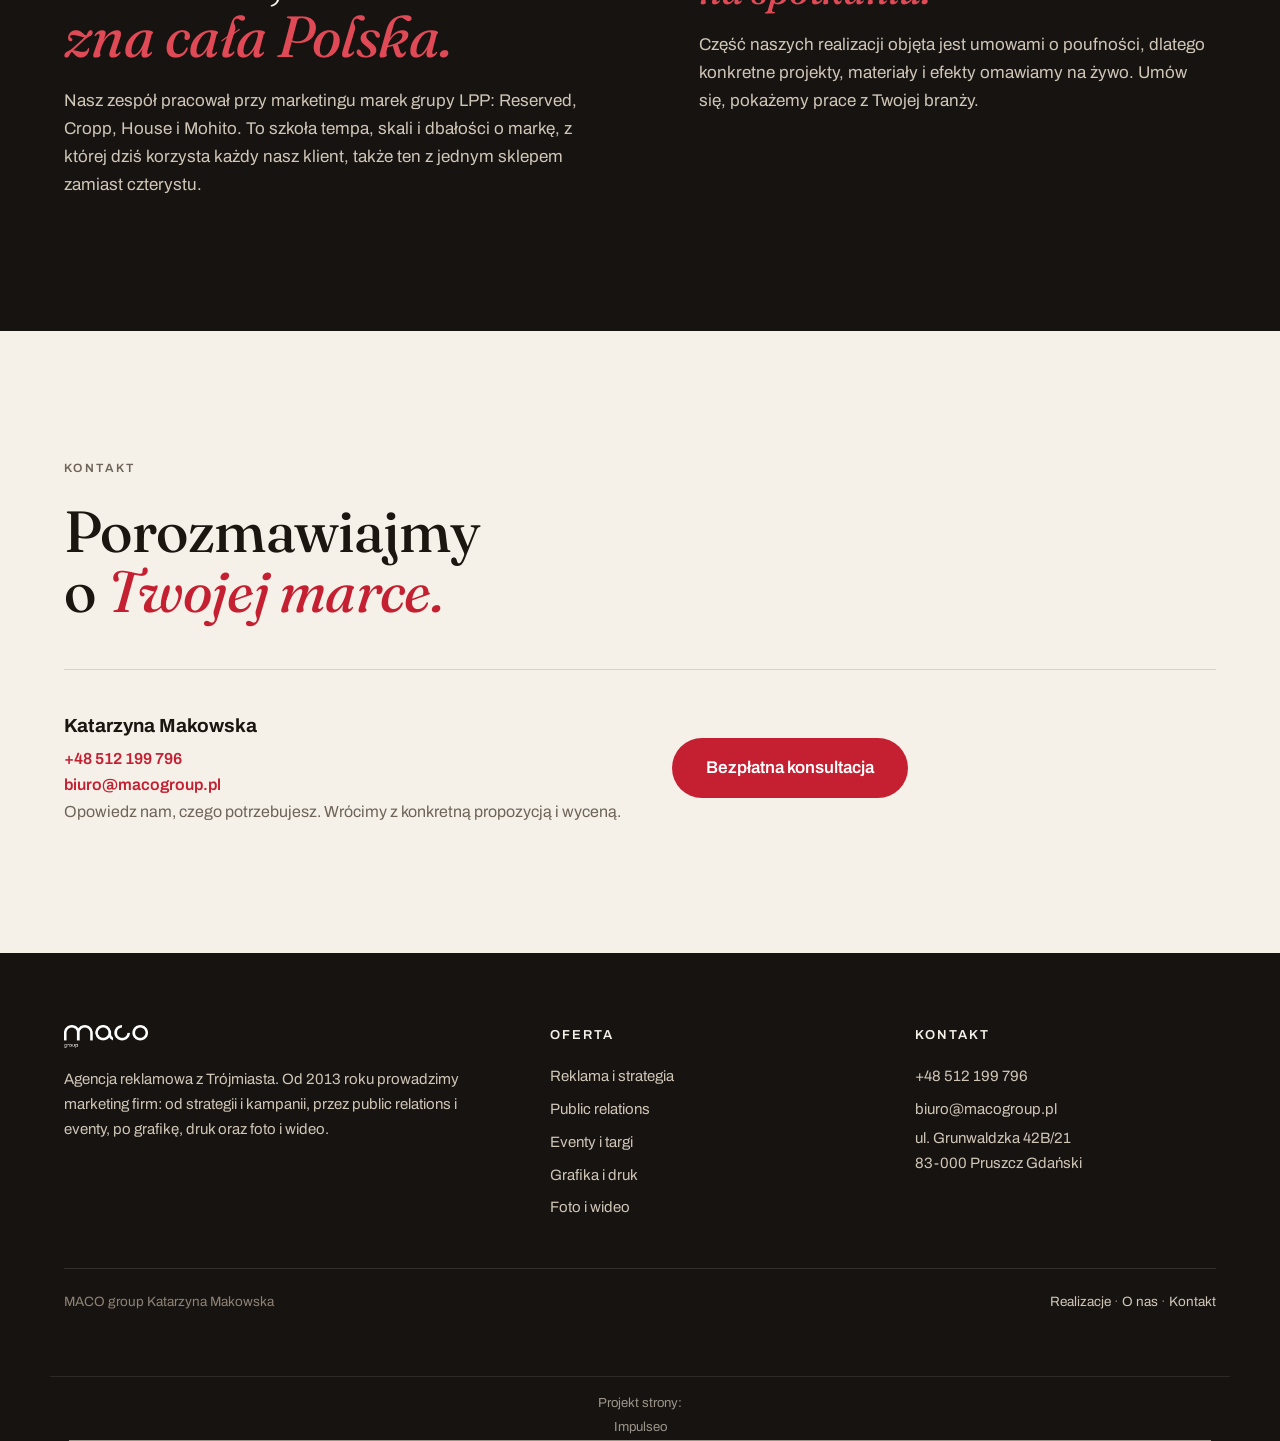
<file: realizacje.html>
<!DOCTYPE html>
<html lang="pl">
<head>
<meta name="robots" content="noindex, nofollow">
<meta charset="utf-8">
<meta name="viewport" content="width=device-width, initial-scale=1">
<title>Realizacje i klienci | MACO group</title>
<meta name="description" content="Klienci MACO group: marki grupy LPP (Reserved, Cropp, House, Mohito), NDI, Kross, Uniwersytet Gdański i dziesiątki firm z Pomorza i całej Polski.">
<link rel="icon" href="favicon.ico">
<link rel="preconnect" href="https://fonts.googleapis.com">
<link rel="preconnect" href="https://fonts.gstatic.com" crossorigin>
<link href="https://fonts.googleapis.com/css2?family=Archivo:wght@400;500;600;700&family=Fraunces:ital,opsz,wght@0,9..144,400..600;1,9..144,400..600&display=swap" rel="stylesheet">
<link rel="stylesheet" href="assets/style.css">
</head>
<body>
<header class="nav">
  <div class="wrap">
    <a class="logo" href="index.html" aria-label="MACO group, strona główna"><img src="img/logo.png" alt="MACO group"></a>
    <button class="burger" aria-label="Menu" aria-expanded="false"><span></span><span></span><span></span></button>
    <nav><a href="oferta.html">Oferta</a><a href="realizacje.html" aria-current="page">Realizacje</a><a href="o-nas.html">O nas</a><a href="kontakt.html">Kontakt</a><a class="btn" href="kontakt.html">Porozmawiajmy</a></nav>
  </div>
</header>
<section class="pagehead">
  <div class="wrap">
    <p class="eyebrow r">Realizacje</p>
    <h1 class="r">Marki, dla których <em>pracowaliśmy.</em></h1>
    <p class="lead r">Od sieci odzieżowych znanych z każdej galerii handlowej, przez przemysł i budownictwo, po uczelnie i lokalne firmy z Pomorza. Różne branże, ta sama zasada: marketing ma przynosić firmie klientów i zamówienia.</p>
  </div>
</section>
<hr class="rule">

<section>
  <div class="wrap">
    <div class="logo-grid r">
      <div class="logo-cell"><img src="img/klienci/logo_lpp.jpg" loading="lazy" alt="LPP"></div>
      <div class="logo-cell"><img src="img/klienci/logo_reserved.jpg" loading="lazy" alt="Reserved"></div>
      <div class="logo-cell"><img src="img/klienci/logo_crop.jpg" loading="lazy" alt="Cropp"></div>
      <div class="logo-cell"><img src="img/klienci/logo_house.jpg" loading="lazy" alt="House"></div>
      <div class="logo-cell"><img src="img/klienci/logo_mohito.jpg" loading="lazy" alt="Mohito"></div>
      <div class="logo-cell"><img src="img/klienci/logo_moodo.jpg" loading="lazy" alt="Moodo"></div>
      <div class="logo-cell"><img src="img/klienci/logo_ndi.jpg" loading="lazy" alt="NDI"></div>
      <div class="logo-cell"><img src="img/klienci/logo_kross.jpg" loading="lazy" alt="Kross"></div>
      <div class="logo-cell"><img src="img/klienci/logo_ug.jpg" loading="lazy" alt="Uniwersytet Gdański"></div>
      <div class="logo-cell"><img src="img/klienci/logo_besix.jpg" loading="lazy" alt="Besix"></div>
      <div class="logo-cell"><img src="img/klienci/logo_baukrane2.jpg" loading="lazy" alt="Baukrane"></div>
      <div class="logo-cell"><img src="img/klienci/logo_berendsen.jpg" loading="lazy" alt="Berendsen"></div>
      <div class="logo-cell"><img src="img/klienci/logo_elis.jpg" loading="lazy" alt="Elis"></div>
      <div class="logo-cell"><img src="img/klienci/logo_smurfit.jpg" loading="lazy" alt="Smurfit Kappa"></div>
      <div class="logo-cell"><img src="img/klienci/logo_tempcold.jpg" loading="lazy" alt="Tempcold"></div>
      <div class="logo-cell"><img src="img/klienci/logo_richert.jpg" loading="lazy" alt="Richert"></div>
      <div class="logo-cell"><img src="img/klienci/logo_wibo.jpg" loading="lazy" alt="Wibo"></div>
      <div class="logo-cell"><img src="img/klienci/logo_thea.jpg" loading="lazy" alt="Laboratoires Thea"></div>
    </div>
    <p class="img-caption r" style="margin-top:18px">Wybrani klienci i marki, przy których pracował nasz zespół.</p>
  </div>
</section>

<section class="dark">
  <div class="wrap split">
    <div class="txt">
      <p class="eyebrow r">Moda i retail</p>
      <h2 class="r">Doświadczenie z marek, <em>które zna cała Polska.</em></h2>
      <p class="r" style="color:#CFC6B8">Nasz zespół pracował przy marketingu marek grupy LPP: Reserved, Cropp, House i Mohito. To szkoła tempa, skali i dbałości o markę, z której dziś korzysta każdy nasz klient, także ten z jednym sklepem zamiast czterystu.</p>
    </div>
    <div class="txt">
      <p class="eyebrow r">Konkretne projekty</p>
      <h2 class="r" style="font-size:clamp(26px,3.4vw,40px)">Portfolio pokazujemy <em>na spotkaniu.</em></h2>
      <p class="r" style="color:#CFC6B8">Część naszych realizacji objęta jest umowami o poufności, dlatego konkretne projekty, materiały i efekty omawiamy na żywo. Umów się, pokażemy prace z Twojej branży.</p>
      <a class="textlink r" href="kontakt.html">Umów spotkanie</a>
    </div>
  </div>
</section>

<section class="cta-band">
  <div class="wrap">
    <p class="eyebrow r">Kontakt</p>
    <h2 class="r">Porozmawiajmy o <em>Twojej marce.</em></h2>
    <div class="cta-card r">
      <div class="cta-person">
        <b>Katarzyna Makowska</b>
        <a href="tel:+48512199796">+48 512 199 796</a><br>
        <a href="mailto:biuro@macogroup.pl">biuro@macogroup.pl</a><br>
        <span>Opowiedz nam, czego potrzebujesz. Wrócimy z konkretną propozycją i wyceną.</span>
      </div>
      <a class="btn big" href="kontakt.html">Bezpłatna konsultacja</a>
    </div>
  </div>
</section>
<footer>
  <div class="wrap">
    <div class="f-grid">
      <div>
        <img src="img/logo-biale.png" alt="MACO group">
        <p>Agencja reklamowa z Trójmiasta. Od 2013 roku prowadzimy marketing firm: od strategii i kampanii, przez public relations i eventy, po grafikę, druk oraz foto i wideo.</p>
      </div>
      <div>
        <h4>Oferta</h4>
        <a href="reklama-i-strategia.html">Reklama i strategia</a>
        <a href="public-relations.html">Public relations</a>
        <a href="eventy-i-targi.html">Eventy i targi</a>
        <a href="grafika-i-druk.html">Grafika i druk</a>
        <a href="foto-i-wideo.html">Foto i wideo</a>
      </div>
      <div>
        <h4>Kontakt</h4>
        <a href="tel:+48512199796">+48 512 199 796</a>
        <a href="mailto:biuro@macogroup.pl">biuro@macogroup.pl</a>
        <p>ul. Grunwaldzka 42B/21<br>83-000 Pruszcz Gdański</p>
      </div>
    </div>
    <div class="f-bottom">
      <span>MACO group Katarzyna Makowska</span>
      <span><a href="realizacje.html" style="display:inline">Realizacje</a> · <a href="o-nas.html" style="display:inline">O nas</a> · <a href="kontakt.html" style="display:inline">Kontakt</a></span>
    </div>
  </div>

  <p class="impulseo-credit" style="margin:1.4rem auto 0;padding:1rem 1.2rem 0;max-width:1180px;text-align:center;font-size:.82rem;line-height:1.5;opacity:.72;grid-column:1/-1;flex-basis:100%;width:100%;border-top:1px solid rgba(128,128,128,.28)">Projekt strony: <a href="https://impulseo.pl" target="_blank" rel="noopener" style="color:inherit;text-decoration:none;border-bottom:1px solid currentColor">Impulseo</a></p>
</footer>
<script src="assets/main.js"></script>
</body>
</html>
</file>
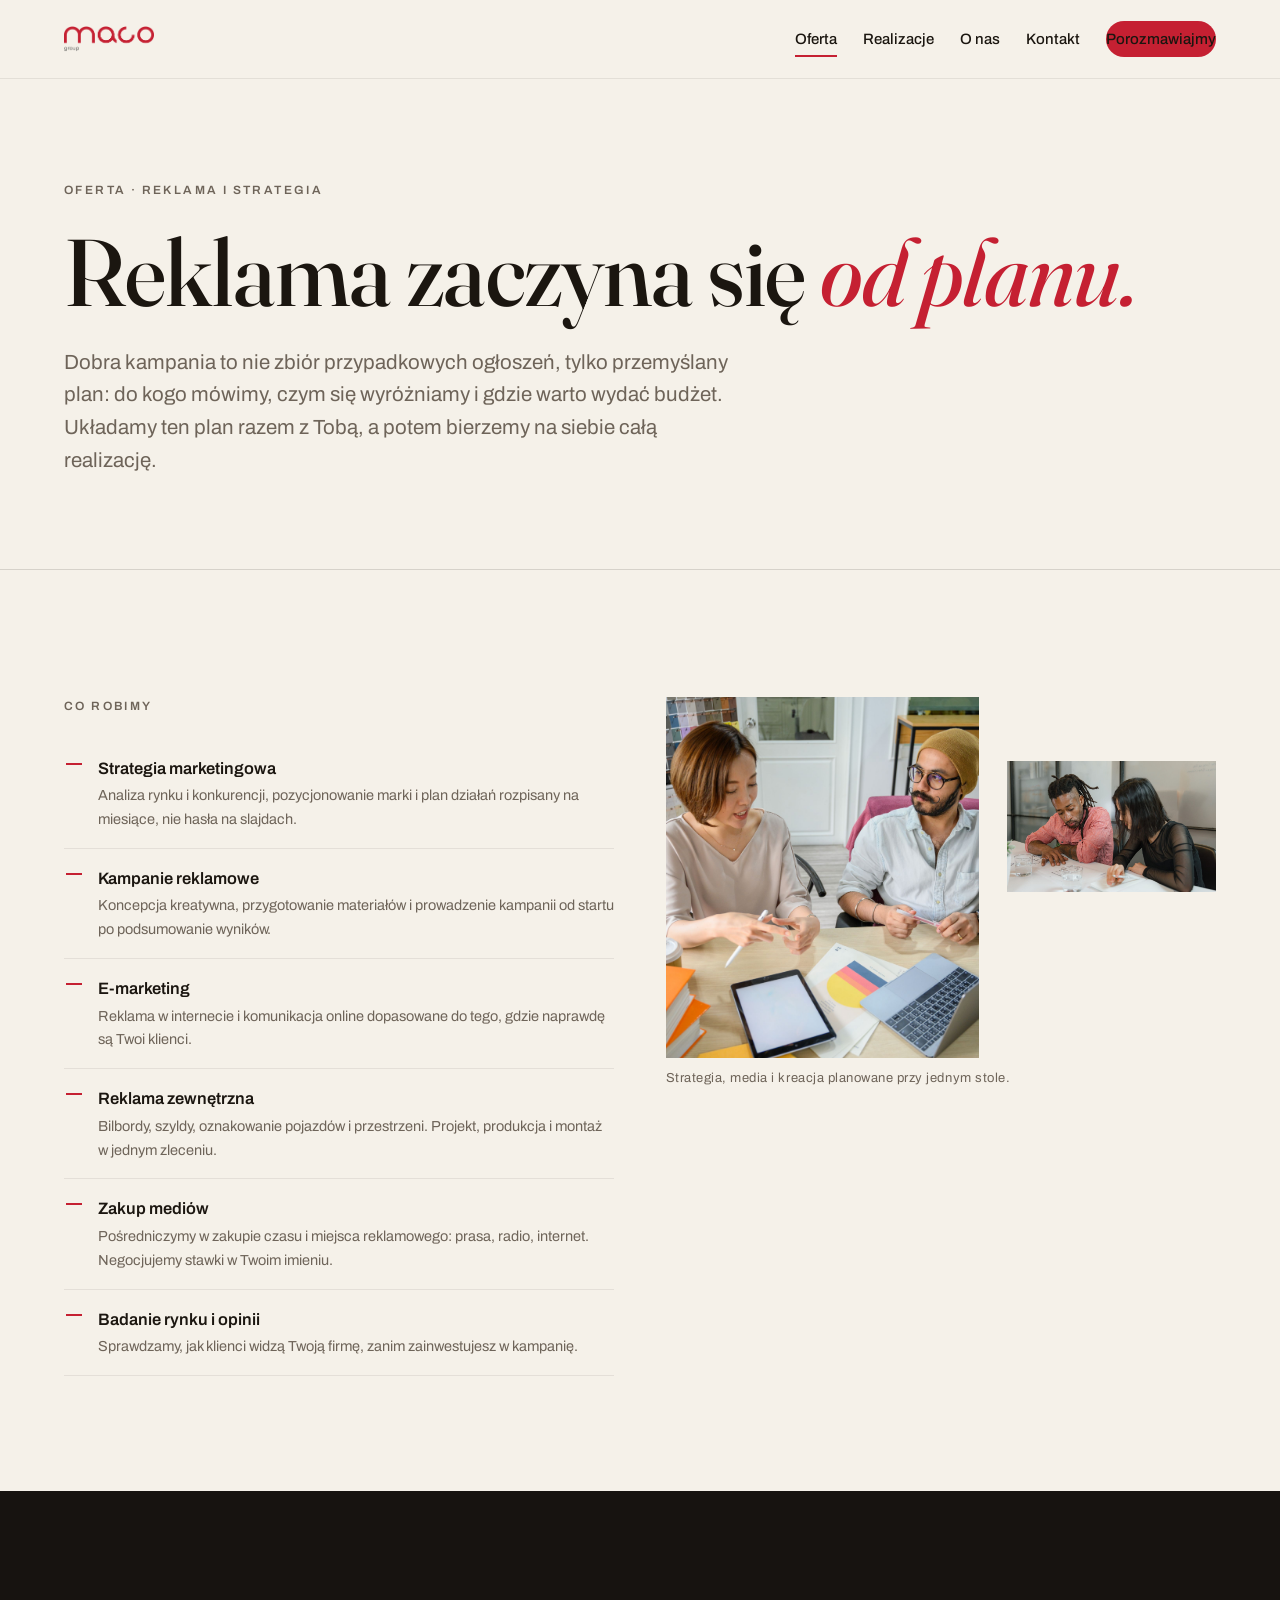
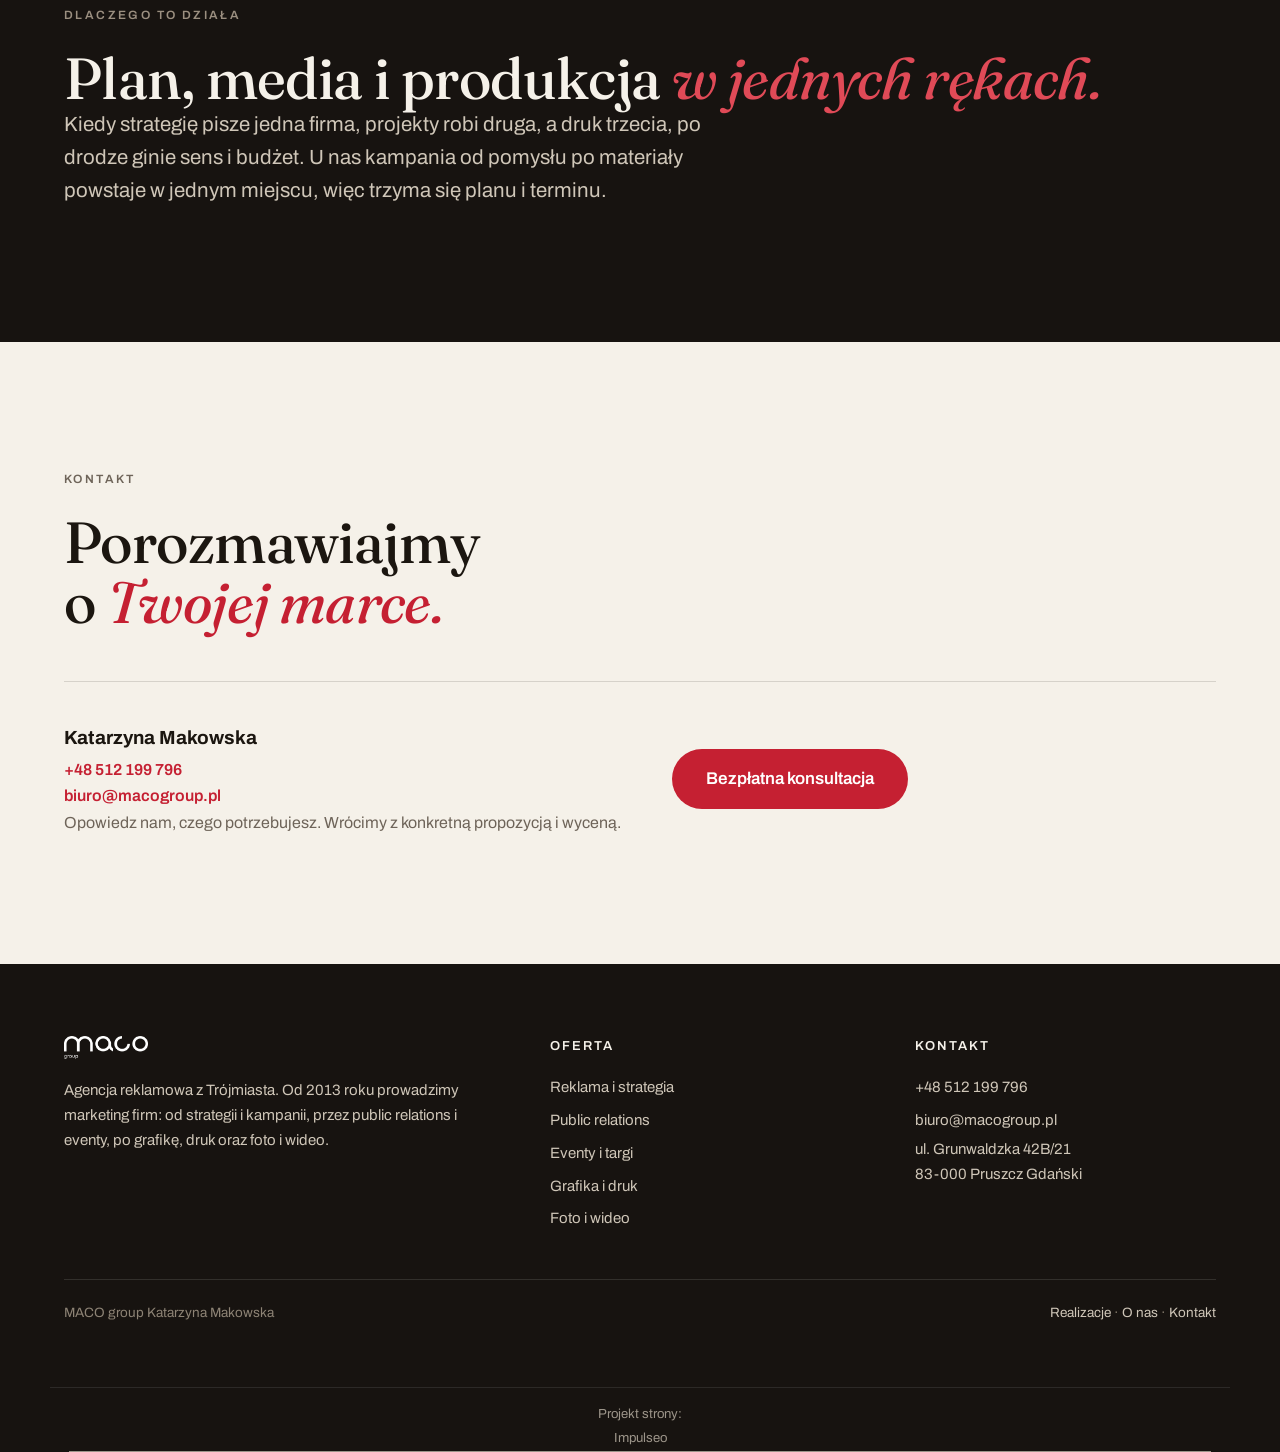
<file: reklama-i-strategia.html>
<!DOCTYPE html>
<html lang="pl">
<head>
<meta name="robots" content="noindex, nofollow">
<meta charset="utf-8">
<meta name="viewport" content="width=device-width, initial-scale=1">
<title>Reklama i strategia marketingowa | MACO group</title>
<meta name="description" content="Strategie marketingowe, kampanie reklamowe, e-marketing i reklama zewnętrzna. MACO group planuje i prowadzi promocję firm z Trójmiasta i całej Polski.">
<link rel="icon" href="favicon.ico">
<link rel="preconnect" href="https://fonts.googleapis.com">
<link rel="preconnect" href="https://fonts.gstatic.com" crossorigin>
<link href="https://fonts.googleapis.com/css2?family=Archivo:wght@400;500;600;700&family=Fraunces:ital,opsz,wght@0,9..144,400..600;1,9..144,400..600&display=swap" rel="stylesheet">
<link rel="stylesheet" href="assets/style.css">
</head>
<body>
<header class="nav">
  <div class="wrap">
    <a class="logo" href="index.html" aria-label="MACO group, strona główna"><img src="img/logo.png" alt="MACO group"></a>
    <button class="burger" aria-label="Menu" aria-expanded="false"><span></span><span></span><span></span></button>
    <nav><a href="oferta.html" aria-current="page">Oferta</a><a href="realizacje.html">Realizacje</a><a href="o-nas.html">O nas</a><a href="kontakt.html">Kontakt</a><a class="btn" href="kontakt.html">Porozmawiajmy</a></nav>
  </div>
</header>
<section class="pagehead">
  <div class="wrap">
    <p class="eyebrow r">Oferta · Reklama i strategia</p>
    <h1 class="r">Reklama zaczyna się <em>od planu.</em></h1>
    <p class="lead r">Dobra kampania to nie zbiór przypadkowych ogłoszeń, tylko przemyślany plan: do kogo mówimy, czym się wyróżniamy i gdzie warto wydać budżet. Układamy ten plan razem z Tobą, a potem bierzemy na siebie całą realizację.</p>
  </div>
</section>
<hr class="rule">
<section>
  <div class="wrap scope">
    <div>
      <p class="eyebrow r">Co robimy</p>
      <ul class="scope-list">
        <li class="r"><b>Strategia marketingowa</b><small>Analiza rynku i konkurencji, pozycjonowanie marki i plan działań rozpisany na miesiące, nie hasła na slajdach.</small></li>
        <li class="r"><b>Kampanie reklamowe</b><small>Koncepcja kreatywna, przygotowanie materiałów i prowadzenie kampanii od startu po podsumowanie wyników.</small></li>
        <li class="r"><b>E-marketing</b><small>Reklama w internecie i komunikacja online dopasowane do tego, gdzie naprawdę są Twoi klienci.</small></li>
        <li class="r"><b>Reklama zewnętrzna</b><small>Bilbordy, szyldy, oznakowanie pojazdów i przestrzeni. Projekt, produkcja i montaż w jednym zleceniu.</small></li>
        <li class="r"><b>Zakup mediów</b><small>Pośredniczymy w zakupie czasu i miejsca reklamowego: prasa, radio, internet. Negocjujemy stawki w Twoim imieniu.</small></li>
        <li class="r"><b>Badanie rynku i opinii</b><small>Sprawdzamy, jak klienci widzą Twoją firmę, zanim zainwestujesz w kampanię.</small></li>
      </ul>
    </div>
    <div>
      <div class="gal2">
        <div class="imgbox img-tall r"><img src="img/strategia.jpg" alt="Praca nad strategią przy biurku z wykresami i próbkami kolorów"></div>
        <div class="imgbox img-wide r"><img src="img/projekty.jpg" loading="lazy" alt="Dwie osoby pochylone nad projektami kampanii"></div>
      </div>
      <p class="img-caption r">Strategia, media i kreacja planowane przy jednym stole.</p>
    </div>
  </div>
</section>

<section class="dark">
  <div class="wrap">
    <p class="eyebrow r">Dlaczego to działa</p>
    <h2 class="r">Plan, media i produkcja <em>w jednych rękach.</em></h2>
    <p class="lead r" style="color:#CFC6B8">Kiedy strategię pisze jedna firma, projekty robi druga, a druk trzecia, po drodze ginie sens i budżet. U nas kampania od pomysłu po materiały powstaje w jednym miejscu, więc trzyma się planu i terminu.</p>
  </div>
</section>

<section class="cta-band">
  <div class="wrap">
    <p class="eyebrow r">Kontakt</p>
    <h2 class="r">Porozmawiajmy o <em>Twojej marce.</em></h2>
    <div class="cta-card r">
      <div class="cta-person">
        <b>Katarzyna Makowska</b>
        <a href="tel:+48512199796">+48 512 199 796</a><br>
        <a href="mailto:biuro@macogroup.pl">biuro@macogroup.pl</a><br>
        <span>Opowiedz nam, czego potrzebujesz. Wrócimy z konkretną propozycją i wyceną.</span>
      </div>
      <a class="btn big" href="kontakt.html">Bezpłatna konsultacja</a>
    </div>
  </div>
</section>
<footer>
  <div class="wrap">
    <div class="f-grid">
      <div>
        <img src="img/logo-biale.png" alt="MACO group">
        <p>Agencja reklamowa z Trójmiasta. Od 2013 roku prowadzimy marketing firm: od strategii i kampanii, przez public relations i eventy, po grafikę, druk oraz foto i wideo.</p>
      </div>
      <div>
        <h4>Oferta</h4>
        <a href="reklama-i-strategia.html">Reklama i strategia</a>
        <a href="public-relations.html">Public relations</a>
        <a href="eventy-i-targi.html">Eventy i targi</a>
        <a href="grafika-i-druk.html">Grafika i druk</a>
        <a href="foto-i-wideo.html">Foto i wideo</a>
      </div>
      <div>
        <h4>Kontakt</h4>
        <a href="tel:+48512199796">+48 512 199 796</a>
        <a href="mailto:biuro@macogroup.pl">biuro@macogroup.pl</a>
        <p>ul. Grunwaldzka 42B/21<br>83-000 Pruszcz Gdański</p>
      </div>
    </div>
    <div class="f-bottom">
      <span>MACO group Katarzyna Makowska</span>
      <span><a href="realizacje.html" style="display:inline">Realizacje</a> · <a href="o-nas.html" style="display:inline">O nas</a> · <a href="kontakt.html" style="display:inline">Kontakt</a></span>
    </div>
  </div>

  <p class="impulseo-credit" style="margin:1.4rem auto 0;padding:1rem 1.2rem 0;max-width:1180px;text-align:center;font-size:.82rem;line-height:1.5;opacity:.72;grid-column:1/-1;flex-basis:100%;width:100%;border-top:1px solid rgba(128,128,128,.28)">Projekt strony: <a href="https://impulseo.pl" target="_blank" rel="noopener" style="color:inherit;text-decoration:none;border-bottom:1px solid currentColor">Impulseo</a></p>
</footer>
<script src="assets/main.js"></script>
</body>
</html>
</file>
<file: assets/style.css>
/* MACO group · Editorial Print · custom 2026 */
:root{
  --paper:#F5F1E9; --paper2:#EDE7DA; --ink:#1B1610; --muted:#6E6459;
  --red:#C52032; --red-deep:#A31424; --dark:#171310; --dark2:#221C15;
  --line:rgba(27,22,16,.14); --line-soft:rgba(27,22,16,.08);
  --sans:"Archivo",-apple-system,"Helvetica Neue",Arial,sans-serif;
  --serif:"Fraunces",Palatino,Georgia,serif;
  --pad:clamp(20px,5vw,72px);
}
*{box-sizing:border-box}
html{scroll-behavior:smooth}
@media (prefers-reduced-motion: reduce){ html{scroll-behavior:auto} }
body{
  margin:0; background:var(--paper); color:var(--ink);
  font-family:var(--sans); font-size:17px; line-height:1.65;
  -webkit-font-smoothing:antialiased;
}
img{max-width:100%; display:block}
a{color:inherit; text-decoration:none}
::selection{background:var(--red); color:#fff}

/* ── typografia ── */
h1,h2,h3{font-family:var(--serif); font-weight:480; line-height:1.04; letter-spacing:-.01em; margin:0}
h1{font-size:clamp(44px,7.4vw,100px); text-wrap:balance}
h2{font-size:clamp(32px,4.6vw,58px); text-wrap:balance}
h3{font-size:clamp(22px,2.6vw,29px); line-height:1.15}
h1 em,h2 em{font-style:italic; color:var(--red); font-weight:440}
.eyebrow{
  font-size:12px; font-weight:600; letter-spacing:.2em; text-transform:uppercase;
  color:var(--muted); margin:0 0 22px;
}
.eyebrow b{color:var(--red); font-weight:600}
.lead{font-size:clamp(18px,1.6vw,21px); color:var(--muted); line-height:1.6; max-width:56ch}
p{margin:0 0 1em}

/* ── layout ── */
.wrap{max-width:1280px; margin:0 auto; padding-left:var(--pad); padding-right:var(--pad)}
section{padding:clamp(56px,9vw,120px) 0}
.rule{border:0; border-top:1px solid var(--line); margin:0}

/* ── nav ── */
.nav{
  position:sticky; top:0; z-index:50; background:rgba(245,241,233,.92);
  backdrop-filter:blur(10px); border-bottom:1px solid var(--line-soft);
}
.nav .wrap{display:flex; align-items:center; gap:28px; height:78px}
.nav .logo img{height:26px; width:auto}
.nav nav{display:flex; gap:26px; margin-left:auto; align-items:center}
.nav nav a{font-size:15px; font-weight:500; color:var(--ink); position:relative; padding:6px 0}
.nav nav a:after{content:""; position:absolute; left:0; bottom:0; height:2px; width:0; background:var(--red); transition:width .25s}
.nav nav a:hover:after,.nav nav a[aria-current]:after{width:100%}
.btn{
  display:inline-block; background:var(--red); color:#fff; font-weight:600; font-size:15px;
  padding:13px 26px; border-radius:999px; transition:background .2s, transform .2s;
}
.btn:hover{background:var(--red-deep); transform:translateY(-1px)}
.btn.big{font-size:17px; padding:16px 34px}
.btn.ghost{background:transparent; color:var(--ink); border:1.5px solid var(--ink)}
.btn.ghost:hover{background:var(--ink); color:var(--paper)}
.textlink{font-weight:600; border-bottom:2px solid var(--red); padding-bottom:2px; transition:color .2s}
.textlink:hover{color:var(--red)}
.burger{display:none; margin-left:auto; background:none; border:0; cursor:pointer; padding:10px}
.burger span{display:block; width:26px; height:2px; background:var(--ink); margin:6px 0; transition:.25s}

/* ── hero ── */
.hero{padding:clamp(64px,10vw,140px) 0 clamp(56px,8vw,110px)}
.hero .lead{margin:26px 0 38px}
.hero .ctas{display:flex; gap:18px; align-items:center; flex-wrap:wrap}
.hero-meta{
  display:flex; flex-wrap:wrap; gap:10px 34px; margin-top:clamp(48px,7vw,84px);
  padding-top:26px; border-top:1px solid var(--line);
  font-size:13.5px; letter-spacing:.12em; text-transform:uppercase; color:var(--muted); font-weight:500;
}

/* pageheady podstron */
.pagehead{padding:clamp(52px,8vw,104px) 0 clamp(40px,6vw,72px)}
.pagehead .lead{margin-top:24px}

/* ── sekcja flagowa / editorial split ── */
.split{display:grid; grid-template-columns:1.05fr .95fr; gap:clamp(28px,5vw,72px); align-items:center}
.split.rev{grid-template-columns:.95fr 1.05fr}
.split .txt h2{margin:14px 0 20px}
.split .txt p{color:var(--muted); max-width:52ch}
.split .txt .textlink{display:inline-block; margin-top:10px}
.imgbox{overflow:hidden; background:var(--paper2)}
.imgbox img{width:100%; height:100%; object-fit:cover; transition:transform .8s ease}
a.imgbox:hover img{transform:scale(1.03)}
.img-tall{aspect-ratio:4/4.6}
.img-wide{aspect-ratio:16/10}
.img-caption{font-size:13px; color:var(--muted); margin-top:10px; letter-spacing:.04em}
.stack2{display:grid; gap:clamp(16px,2.5vw,28px)}
.stack2 .imgbox:last-child{width:72%; justify-self:end; margin-top:-14%; box-shadow:0 24px 60px -28px rgba(27,22,16,.4)}

/* ── karty usług ── */
.services{display:grid; grid-template-columns:repeat(2,1fr); gap:1px; background:var(--line); border:1px solid var(--line); margin-top:clamp(36px,5vw,56px)}
.service{
  background:var(--paper); padding:clamp(26px,3.4vw,44px); position:relative;
  transition:background .25s;
}
.service:hover{background:var(--paper2)}
.service .k{font-family:var(--serif); font-style:italic; font-size:15px; color:var(--red); display:block; margin-bottom:14px}
.service h3{margin-bottom:12px}
.service p{color:var(--muted); font-size:15.5px; margin:0 0 18px; max-width:44ch}
.service .go{font-weight:600; font-size:15px; color:var(--red)}
.service.wide{grid-column:1/-1}

/* ── ciemny pas klientów ── */
.dark{background:var(--dark); color:var(--paper)}
.dark .eyebrow{color:#9b8f80}
.dark h2 em{color:#E04A57}
.clients-line{
  display:flex; flex-wrap:wrap; gap:.5em 1.9em; font-family:var(--serif);
  font-size:clamp(19px,2.4vw,30px); letter-spacing:.05em; margin:26px 0 30px;
}
.clients-line span{opacity:.9}
.dark .textlink{border-color:#E04A57; color:var(--paper)}
.dark .textlink:hover{color:#E04A57}

/* ── proces ── */
.steps{display:grid; grid-template-columns:repeat(4,1fr); gap:clamp(20px,3vw,40px); margin-top:clamp(36px,5vw,56px)}
.step{border-top:2px solid var(--ink); padding-top:18px}
.step i{font-family:var(--serif); font-style:italic; font-size:clamp(26px,3vw,38px); color:var(--red); display:block; margin-bottom:10px}
.step h3{font-size:20px; font-family:var(--sans); font-weight:600; letter-spacing:0; margin-bottom:8px}
.step p{font-size:15px; color:var(--muted); margin:0}

/* ── listy zakresu (podstrony usług) ── */
.scope{display:grid; grid-template-columns:repeat(2,1fr); gap:clamp(24px,4vw,56px); margin-top:12px}
.scope-list{list-style:none; margin:0; padding:0}
.scope-list li{
  padding:16px 0 16px 34px; border-bottom:1px solid var(--line-soft); position:relative;
  font-size:16.5px;
}
.scope-list li:before{
  content:""; position:absolute; left:2px; top:24px; width:16px; height:2px; background:var(--red);
}
.scope-list li b{font-weight:600}
.scope-list li small{display:block; color:var(--muted); font-size:14.5px; margin-top:2px}

/* galeria editorial na podstronach */
.gal2{display:grid; grid-template-columns:1.2fr .8fr; gap:clamp(16px,2.5vw,28px); align-items:start}
.gal3{display:grid; grid-template-columns:repeat(3,1fr); gap:clamp(14px,2vw,24px)}
.gal2 .imgbox:nth-child(2){margin-top:clamp(28px,5vw,64px)}

/* ── siatka logotypów (realizacje) ── */
.logo-grid{display:grid; grid-template-columns:repeat(auto-fill,minmax(170px,1fr)); gap:1px; background:var(--line-soft); border:1px solid var(--line-soft); margin-top:clamp(32px,5vw,52px)}
.logo-cell{background:var(--paper); padding:26px 20px; display:flex; align-items:center; justify-content:center; min-height:118px}
.logo-cell img{
  max-height:56px; width:auto; max-width:82%;
  filter:grayscale(1); opacity:.62; mix-blend-mode:multiply; transition:filter .3s, opacity .3s;
}
.logo-cell:hover img{filter:grayscale(0); opacity:1}

/* ── pas CTA ── */
.cta-band{padding:clamp(70px,10vw,130px) 0}
.cta-band h2{max-width:14ch}
.cta-card{
  margin-top:clamp(32px,5vw,48px); display:flex; flex-wrap:wrap; gap:clamp(22px,4vw,56px);
  align-items:center; border-top:1px solid var(--line); padding-top:clamp(26px,4vw,40px);
}
.cta-person{font-size:16px}
.cta-person b{display:block; font-size:19px; margin-bottom:4px}
.cta-person a{color:var(--red); font-weight:600}
.cta-person span{color:var(--muted)}

/* ── kontakt ── */
.contact-grid{display:grid; grid-template-columns:repeat(auto-fit,minmax(260px,1fr)); gap:clamp(18px,3vw,28px); margin-top:clamp(32px,5vw,48px)}
.contact-card{border:1px solid var(--line); padding:clamp(24px,3vw,36px); background:rgba(255,255,255,.35)}
.contact-card .t{font-size:12px; letter-spacing:.18em; text-transform:uppercase; color:var(--muted); font-weight:600; margin-bottom:14px}
.contact-card b{font-size:19px; display:block; margin-bottom:6px}
.contact-card a{color:var(--red); font-weight:600; font-size:17px}
.contact-card p{color:var(--muted); font-size:15.5px; margin:6px 0 0}

/* ── stopka ── */
footer{background:var(--dark); color:#CFC6B8; font-size:15px}
footer .wrap{padding-top:clamp(48px,7vw,72px); padding-bottom:40px}
.f-grid{display:grid; grid-template-columns:1.4fr 1fr 1fr; gap:clamp(28px,5vw,64px)}
footer img{height:24px; width:auto; margin-bottom:18px}
footer h4{color:var(--paper); font-size:13px; letter-spacing:.16em; text-transform:uppercase; margin:0 0 14px; font-weight:600}
footer a{display:block; padding:4px 0; color:#CFC6B8}
footer a:hover{color:#fff}
.f-bottom{border-top:1px solid rgba(245,241,233,.12); margin-top:44px; padding-top:22px; display:flex; flex-wrap:wrap; gap:10px 30px; justify-content:space-between; font-size:13.5px; color:#8d8375}

/* ── reveal ── */
.r{opacity:0; transform:translateY(18px); transition:opacity .7s ease, transform .7s ease}
.r.in{opacity:1; transform:none}
@media (prefers-reduced-motion: reduce){ .r{opacity:1; transform:none; transition:none} }

/* ── responsywność ── */
@media (max-width: 940px){
  .split,.split.rev{grid-template-columns:1fr}
  .steps{grid-template-columns:repeat(2,1fr)}
  .scope{grid-template-columns:1fr}
  .gal2{grid-template-columns:1fr}
  .gal3{grid-template-columns:1fr 1fr}
  .f-grid{grid-template-columns:1fr 1fr}
}
@media (max-width: 720px){
  .nav nav{
    display:none; position:fixed; inset:78px 0 0 0; background:var(--paper);
    flex-direction:column; gap:0; padding:20px var(--pad); margin:0; overflow:auto;
  }
  .nav nav.open{display:flex}
  .nav nav a{font-size:22px; font-family:var(--serif); padding:16px 0; border-bottom:1px solid var(--line-soft)}
  .nav nav a:after{display:none}
  .nav nav .btn{margin-top:22px; text-align:center; font-size:17px}
  .burger{display:block}
  .services{grid-template-columns:1fr}
  .steps{grid-template-columns:1fr}
  .gal3{grid-template-columns:1fr}
  .f-grid{grid-template-columns:1fr}
  .stack2 .imgbox:last-child{width:86%; margin-top:-10%}
}
</file>
